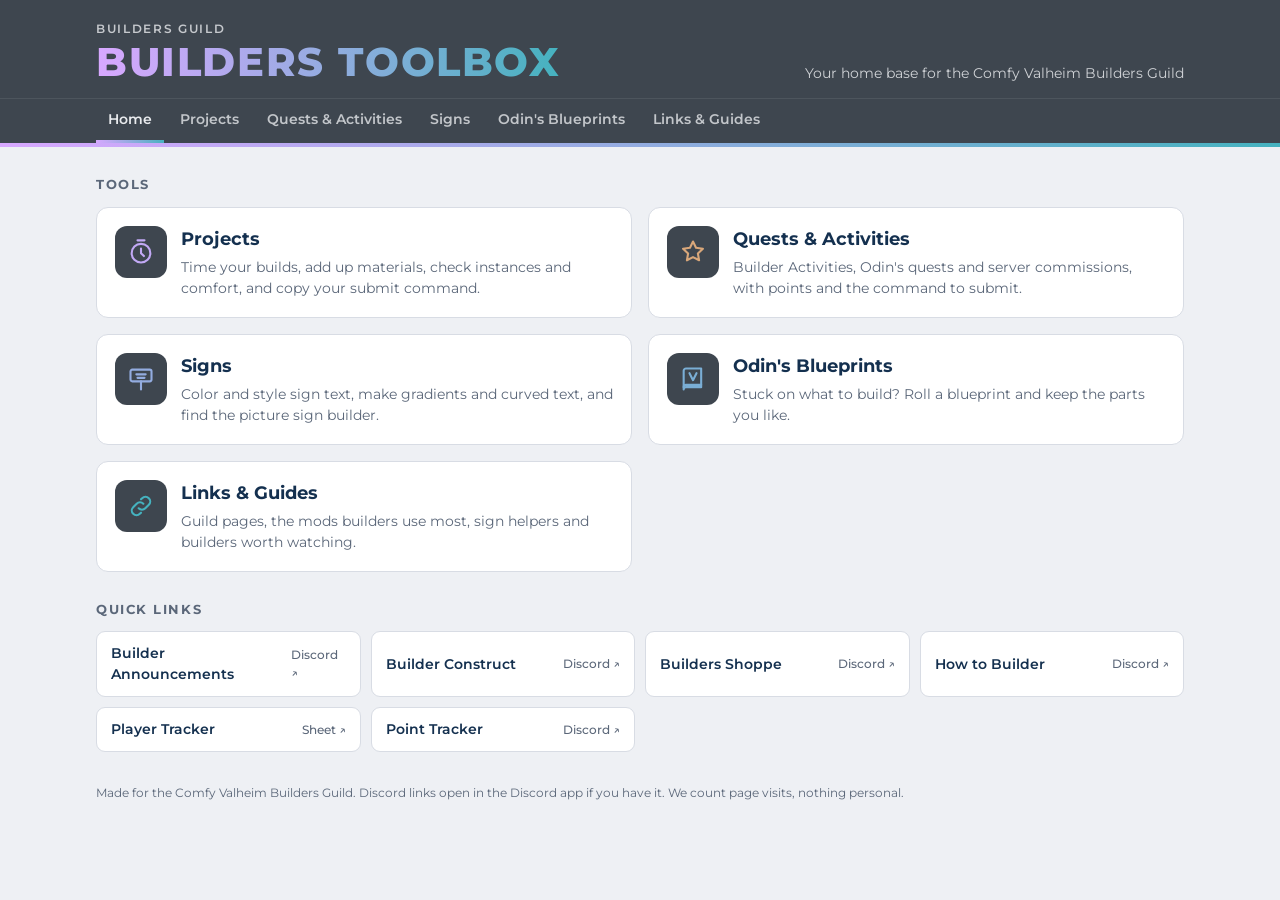
<file: index.html>
<!DOCTYPE html>
<html lang="en">
<head>
<meta charset="utf-8">
<meta name="viewport" content="width=device-width, initial-scale=1, viewport-fit=cover">
<meta name="robots" content="noindex">
<title>Builders Toolbox</title>
<link rel="preconnect" href="https://fonts.googleapis.com">
<link rel="stylesheet" href="https://fonts.googleapis.com/css2?family=Montserrat:wght@400;500;600;700;800&family=Roboto+Mono:wght@500;600&display=swap">
<link rel="stylesheet" href="style.css">
<script src="timer-badge.js" defer></script>
<style>
main.wrap { padding-block: 28px 24px; display: grid; gap: 28px; }
.tools { display: grid; grid-template-columns: repeat(2, minmax(0, 1fr)); gap: 16px; }
@media (max-width: 700px) { .tools { grid-template-columns: minmax(0, 1fr); } }
a.tool { display: grid; grid-template-columns: 52px minmax(0, 1fr); gap: 14px; align-items: start; text-decoration: none; color: var(--ink);
  background: var(--card); border: 1px solid var(--line); border-radius: 12px; padding: 18px; transition: border-color .15s, transform .15s; }
a.tool:hover { border-color: var(--teal); transform: translateY(-1px); }
a.tool.off { pointer-events: none; }
a.tool.off .ico { filter: grayscale(.6); opacity: .7; }
.ico { width: 52px; height: 52px; border-radius: 12px; display: grid; place-items: center; background: var(--band); }
.ico svg { width: 28px; height: 28px; }
.tool h3 { margin: 0 0 4px; font-size: 18px; display: flex; flex-wrap: wrap; align-items: center; gap: 8px; }
.tool p { margin: 0; color: var(--soft); font-size: 14px; }
.quick { display: grid; grid-template-columns: repeat(auto-fill, minmax(240px, 1fr)); gap: 10px; }
.quick a { display: flex; align-items: center; justify-content: space-between; gap: 8px; padding: 11px 14px; border-radius: 9px; background: var(--card);
  border: 1px solid var(--line); text-decoration: none; color: var(--ink); font-weight: 600; font-size: 14px; }
.quick a:hover { border-color: var(--teal); }
.quick a span { color: var(--soft); font-weight: 500; font-size: 12px; }
.lead { margin: 0; color: var(--soft); max-width: 60ch; }
</style>
<script data-goatcounter="https://comfy-builders-guild.goatcounter.com/count" async src="https://gc.zgo.at/count.js"></script>
</head>
<body>
<header class="band">
  <div class="wrap">
    <div>
      <p class="eyebrow">Builders Guild</p>
      <h1>BUILDERS TOOLBOX</h1>
    </div>
    <p class="tagline">Your home base for the Comfy Valheim Builders Guild</p>
  </div>
  <nav class="tabs" aria-label="Toolbox"><div class="wrap">
    <a href="index.html" aria-current="page">Home</a>
    <a href="projects.html">Projects</a>
    <a href="quests.html">Quests &amp; Activities</a>
    <a href="signs.html">Signs</a>
    <a href="blueprints.html">Odin's Blueprints</a>
    <a href="links.html">Links &amp; Guides</a>
  </div></nav>
  <div class="stripe"></div>
</header>

<main class="wrap">
  <section aria-labelledby="tools-h">
    <h2 id="tools-h">Tools</h2>
    <div class="tools">
      <a class="tool" href="projects.html">
        <div class="ico" aria-hidden="true"><svg viewBox="0 0 24 24" fill="none" stroke="#c2a9f5" stroke-width="1.8" stroke-linecap="round" stroke-linejoin="round"><circle cx="12" cy="13" r="8"/><path d="M12 9v4l2.5 2.5M9 2h6"/></svg></div>
        <div><h3>Projects</h3><p>Time your builds, add up materials, check instances and comfort, and copy your submit command.</p></div>
      </a>
      <a class="tool" href="quests.html">
        <div class="ico" aria-hidden="true"><svg viewBox="0 0 24 24" fill="none" stroke="#d9a77a" stroke-width="1.8" stroke-linecap="round" stroke-linejoin="round"><path d="M12 3l2.6 5.3 5.9.9-4.3 4.1 1 5.8L12 16.4 6.8 19.1l1-5.8L3.5 9.2l5.9-.9z"/></svg></div>
        <div><h3>Quests &amp; Activities</h3><p>Builder Activities, Odin's quests and server commissions, with points and the command to submit.</p></div>
      </a>
      <a class="tool" href="signs.html">
        <div class="ico" aria-hidden="true"><svg viewBox="0 0 24 24" fill="none" stroke="#93ace0" stroke-width="1.8" stroke-linecap="round" stroke-linejoin="round"><rect x="3" y="4" width="18" height="10" rx="1.5"/><path d="M12 14v7M8 8h8M9 11h6"/></svg></div>
        <div><h3>Signs</h3><p>Color and style sign text, make gradients and curved text, and find the picture sign builder.</p></div>
      </a>
      <a class="tool" href="blueprints.html">
        <div class="ico" aria-hidden="true"><svg viewBox="0 0 24 24" fill="none" stroke="#7aaed5" stroke-width="1.8" stroke-linecap="round" stroke-linejoin="round"><path d="M4 5a2 2 0 0 1 2-2h13v16H6a2 2 0 0 0-2 2V5z"/><path d="M4 19a2 2 0 0 1 2-2h13M9 7l3 6 3-6"/></svg></div>
        <div><h3>Odin's Blueprints</h3><p>Stuck on what to build? Roll a blueprint and keep the parts you like.</p></div>
      </a>
      <a class="tool" href="links.html">
        <div class="ico" aria-hidden="true"><svg viewBox="0 0 24 24" fill="none" stroke="#45b2bf" stroke-width="1.8" stroke-linecap="round" stroke-linejoin="round"><path d="M10 14a4 4 0 0 0 5.7 0l3-3a4 4 0 0 0-5.7-5.7l-1 1"/><path d="M14 10a4 4 0 0 0-5.7 0l-3 3a4 4 0 0 0 5.7 5.7l1-1"/></svg></div>
        <div><h3>Links &amp; Guides</h3><p>Guild pages, the mods builders use most, sign helpers and builders worth watching.</p></div>
      </a>
    </div>
  </section>

  <section aria-labelledby="quick-h">
    <h2 id="quick-h">Quick links</h2>
    <div class="quick">
      <a href="https://comfy-builders-guild.github.io/go/?to=channels/820120530107367435/1174390446596837467" target="_blank" rel="noopener">Builder Announcements <span>Discord ↗</span></a>
      <a href="https://comfy-builders-guild.github.io/go/?to=channels/820120530107367435/820123964185116672" target="_blank" rel="noopener">Builder Construct <span>Discord ↗</span></a>
      <a href="https://comfy-builders-guild.github.io/go/?to=channels/820120530107367435/1200934519495213267" target="_blank" rel="noopener">Builders Shoppe <span>Discord ↗</span></a>
      <a href="https://comfy-builders-guild.github.io/go/?to=channels/820120530107367435/1339637621328183306/1438662067396546621" target="_blank" rel="noopener">How to Builder <span>Discord ↗</span></a>
      <a href="https://docs.google.com/spreadsheets/d/1QBBcRE2W4FhwTEPaIvACZ0klQdcpSlZgkE4eSPdus3U/edit?gid=1430972895#gid=1430972895" target="_blank" rel="noopener">Player Tracker <span>Sheet ↗</span></a>
      <a href="https://comfy-builders-guild.github.io/go/?to=channels/820120530107367435/1339637890820608011" target="_blank" rel="noopener">Point Tracker <span>Discord ↗</span></a>
    </div>
  </section>
</main>
<footer class="wrap site">Made for the Comfy Valheim Builders Guild. Discord links open in the Discord app if you have it. We count page visits, nothing personal.</footer>
</body>
</html>
</file>
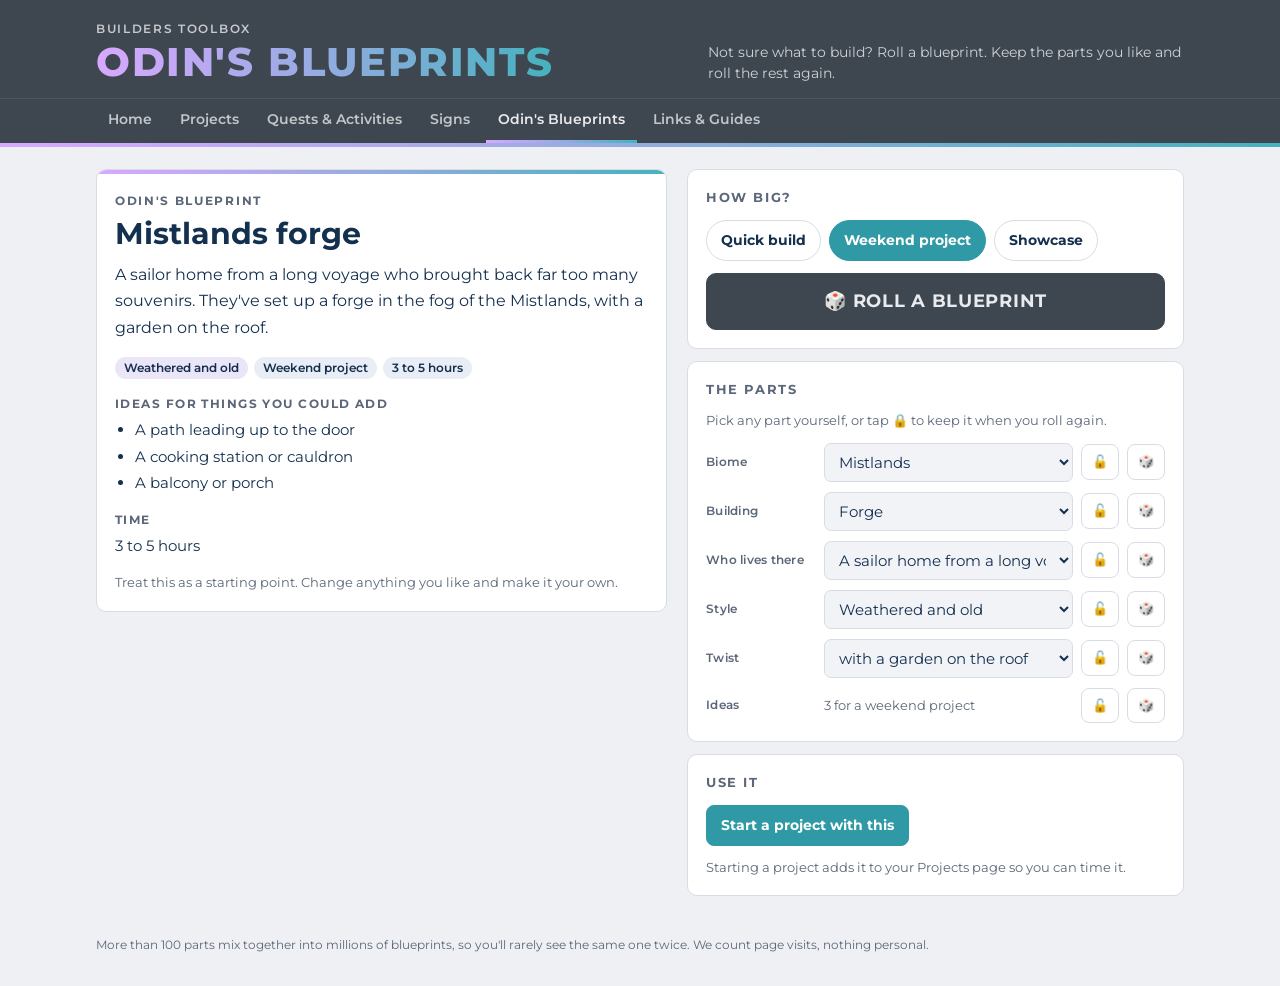
<file: blueprints.html>
<!DOCTYPE html>
<html lang="en">
<head>
<meta charset="utf-8">
<meta name="viewport" content="width=device-width, initial-scale=1, viewport-fit=cover">
<meta name="robots" content="noindex">
<title>Odin's Blueprints · Builders Toolbox</title>
<link rel="preconnect" href="https://fonts.googleapis.com">
<link rel="stylesheet" href="https://fonts.googleapis.com/css2?family=Montserrat:wght@400;500;600;700;800&family=Roboto+Mono:wght@500;600&display=swap">
<link rel="stylesheet" href="style.css">
<script src="timer-badge.js" defer></script>
<style>
/* Layout: the blueprint card (the brief) on the left, the parts you can lock and reroll on the right; stacks on phones */
main.wrap { padding-block: 22px 32px; display: grid; grid-template-columns: minmax(0, 1.15fr) minmax(0, 1fr); gap: 20px; align-items: start; }
@media (max-width: 860px) { main.wrap { grid-template-columns: minmax(0, 1fr); } }
.sizes { display: flex; flex-wrap: wrap; gap: 8px; }
.sizes button { border-radius: 999px; }
.sizes button[aria-pressed="true"] { background: var(--teal); border-color: var(--teal); color: #fff; }
.roll { width: 100%; font-size: 18px; padding: 14px; border-radius: 10px; letter-spacing: .04em; background: var(--band); border-color: var(--band); color: var(--band-ink); }
.roll:hover { border-color: var(--teal); }
.parts { display: grid; gap: 10px; }
.part { display: grid; grid-template-columns: 110px minmax(0, 1fr) auto auto; gap: 8px; align-items: center; }
@media (max-width: 480px) { .part { grid-template-columns: minmax(0, 1fr) auto auto; } .part label { grid-column: 1 / -1; margin: 0; } }
.part label { margin: 0; }
.part select { padding: 8px 10px; }
.part button { padding: 7px 10px; font-size: 13px; }
.part button[aria-pressed="true"] { background: color-mix(in srgb, var(--violet) 22%, var(--card)); border-color: var(--violet); }
.brief { position: relative; overflow: hidden; }
.brief::before { content: ""; position: absolute; inset: 0 0 auto 0; height: 4px; background: var(--frost); }
.brief .kicker { font-size: 12px; font-weight: 700; letter-spacing: .14em; text-transform: uppercase; color: var(--soft); margin: 4px 0 6px; }
.brief h2.bt { margin: 0 0 10px; font-size: clamp(22px, 3.4vw, 30px); letter-spacing: 0; text-transform: none; color: var(--ink); line-height: 1.2; }
.brief .story { font-size: 16px; line-height: 1.65; margin: 0 0 16px; max-width: 62ch; }
.brief h3 { margin: 16px 0 6px; font-size: 12px; font-weight: 700; letter-spacing: .12em; text-transform: uppercase; color: var(--soft); }
.brief ul { margin: 0; padding-left: 20px; display: grid; gap: 4px; }
.meta { display: flex; flex-wrap: wrap; gap: 6px; }
.fade { animation: fadein .35s ease; }
@keyframes fadein { from { opacity: .2; transform: translateY(3px); } to { opacity: 1; transform: none; } }
</style>
<script data-goatcounter="https://comfy-builders-guild.goatcounter.com/count" async src="https://gc.zgo.at/count.js"></script>
</head>
<body>
<header class="band">
  <div class="wrap">
    <div>
      <p class="eyebrow">Builders Toolbox</p>
      <h1>ODIN'S BLUEPRINTS</h1>
    </div>
    <p class="tagline">Not sure what to build? Roll a blueprint. Keep the parts you like and roll the rest again.</p>
  </div>
  <nav class="tabs" aria-label="Toolbox"><div class="wrap">
    <a href="index.html">Home</a>
    <a href="projects.html">Projects</a>
    <a href="quests.html">Quests &amp; Activities</a>
    <a href="signs.html">Signs</a>
    <a href="blueprints.html" aria-current="page">Odin's Blueprints</a>
    <a href="links.html">Links &amp; Guides</a>
  </div></nav>
  <div class="stripe"></div>
</header>

<main class="wrap">
  <article class="card brief" id="brief" aria-live="polite"></article>

  <div class="fields">
    <section class="card fields">
      <h2 style="margin:0">How big?</h2>
      <div class="sizes" id="sizes" role="group" aria-label="Build size">
        <button type="button" data-size="quick">Quick build</button>
        <button type="button" data-size="weekend">Weekend project</button>
        <button type="button" data-size="showcase">Showcase</button>
      </div>
      <button type="button" class="roll" id="roll">🎲 ROLL A BLUEPRINT</button>
    </section>
    <section class="card fields">
      <h2 style="margin:0">The parts</h2>
      <p class="small muted" style="margin:0">Pick any part yourself, or tap 🔒 to keep it when you roll again.</p>
      <div class="parts" id="parts"></div>
    </section>
    <section class="card fields">
      <h2 style="margin:0">Use it</h2>
      <div class="btns">
        <button type="button" class="primary" id="toproj">Start a project with this</button>
      </div>
      <p class="small muted" style="margin:0">Starting a project adds it to your Projects page so you can time it.</p>
    </section>
  </div>
</main>
<footer class="wrap site">More than 100 parts mix together into millions of blueprints, so you'll rarely see the same one twice. We count page visits, nothing personal.</footer>
<div id="toast" class="toast" hidden role="status"></div>

<script>
(function () {
  // ================= EDIT THIS PART =================
  // Biomes: [name, where it sits in the story]
  var BIOMES = [
    ['Ashlands', 'on the scorched edge of the Ashlands'], ['Black Forest', 'deep in the Black Forest'],
    ['Deep North', 'out in the frozen Deep North'], ['Meadows', 'in the quiet Meadows'],
    ['Mistlands', 'in the fog of the Mistlands'], ['Mountains', 'high in the Mountains'],
    ['Ocean', 'on a rocky spot out in the Ocean'], ['Plains', 'out on the open Plains'], ['Swamp', 'in the murky Swamp']
  ];
  // Buildings: [name, with "a/an" for the story]
  var BUILDINGS = [
    ['Apothecary', 'an apothecary'], ['Archery range', 'an archery range'], ['Bakery', 'a bakery'], ['Bathhouse', 'a bathhouse'],
    ['Bell tower', 'a bell tower'], ['Boathouse', 'a boathouse'], ['Brewery', 'a brewery'], ['Carpenter\'s workshop', 'a carpenter\'s workshop'],
    ['Cartographer\'s study', 'a cartographer\'s study'], ['Fishing shack', 'a fishing shack'], ['Forge', 'a forge'], ['Gatehouse', 'a gatehouse'],
    ['Granary', 'a granary'], ['Guard post', 'a guard post'], ['Healer\'s hut', 'a healer\'s hut'], ['Hunting lodge', 'a hunting lodge'],
    ['Inn', 'an inn'], ['Library', 'a library'], ['Lighthouse', 'a lighthouse'], ['Market row', 'a row of market stalls'],
    ['Mead hall', 'a mead hall'], ['Mill', 'a mill'], ['Observatory', 'an observatory'], ['Pottery workshop', 'a pottery workshop'],
    ['Shipwright\'s yard', 'a shipwright\'s yard'], ['Shrine to Odin', 'a shrine to Odin'], ['Stable', 'a stable'], ['Tailor\'s shop', 'a tailor\'s shop'],
    ['Tavern', 'a tavern'], ['Trading post', 'a trading post'], ['Treehouse', 'a treehouse'], ['Watchtower', 'a watchtower'], ['Weaver\'s cottage', 'a weaver\'s cottage']
  ];
  // Who lives there: [name, the rest of the sentence]
  var WHO = [
    ['A bard', 'who needs a stage, an audience and a lot of mead'],
    ['A beekeeper', 'who talks to the bees more than to the neighbors'],
    ['A brewer', 'who is still chasing the perfect mead'],
    ['A clumsy apprentice builder', 'who is learning everything the hard way'],
    ['A collector of trophies', 'who has a story for every single one on the wall'],
    ['A cook', 'who feeds half the village and expects compliments'],
    ['A dvergr trader', 'who wandered far from home and decided to stay a while'],
    ['A family of farmers', 'who just made it through their first hard winter'],
    ['A grumpy blacksmith', 'who hates visitors but loves showing off their work'],
    ['A healer', 'who patches up every Viking who limps through the door'],
    ['A hermit mapmaker', 'who trusts maps more than people'],
    ['A jarl with deep pockets', 'who wants everyone to know just how deep'],
    ['A night watch captain', 'who never quite sleeps'],
    ['A pair of feuding siblings', 'who share one roof and agree on nothing'],
    ['A ranger', 'who spends more nights in the woods than in a bed'],
    ['A retired berserker', 'who traded the axe for a garden and wants somewhere quiet to grow old'],
    ['A sailor home from a long voyage', 'who brought back far too many souvenirs'],
    ['A scholar of runestones', 'who copies down every rune they can find'],
    ['A stargazer', 'who stays up every clear night'],
    ['A tailor', 'who dyes everything in bright colors'],
    ['A traveling merchant', 'who is tired of the road and wants to settle for a season'],
    ['A wolf tamer', 'whose pack sleeps by the fire'],
    ['An old fisherman', 'who swears the best catch is always just past the next wave'],
    ['Two best friends', 'who split everything right down the middle'],
    ['A young shipwright', 'who dreams bigger than their skills (for now)']
  ];
  var STYLES = ['Classic Viking', 'Cozy cottage', 'Dvergr inspired', 'Elegant and grand', 'Fortified', 'Overgrown and abandoned',
    'Rustic and patched together', 'Stone and marble', 'Storybook', 'Weathered and old'];
  var TWISTS = [
    'built into the side of a cliff', 'half sunk into a hillside', 'raised up on stilts', 'on a tiny island of its own', 'wrapped around a huge tree',
    'built across a stream', 'on top of an old ruin', 'mostly underground', 'added onto again and again over the years',
    'with a hidden room nobody is supposed to find', 'with a garden on the roof', 'that you can only reach by a bridge',
    'squeezed between two big rocks', 'built in a circle with no straight walls', 'lit only by candles and firelight',
    'with one wall left wide open to the view', 'with a lookout higher than anything nearby', 'still being repaired after a troll attack',
    'decorated for a festival', 'right at the water\'s edge'
  ];
  var MUST = [
    'A fire with somewhere for the smoke to go', 'At least one bed', 'A place to sit down and eat', 'A work area that fits the building',
    'Storage that looks used (barrels, crates, shelves)', 'Lighting that looks good after dark', 'A path leading up to the door',
    'A garden or planters', 'Something hanging from the ceiling', 'A banner or flag', 'Something on display on an item stand',
    'A window with a view worth looking at', 'At least two floors', 'A balcony or porch', 'A fence or wall around part of it',
    'A spot to park a boat or cart', 'A sign of the owner\'s favorite hobby', 'Something broken or unfinished', 'A secret or hidden detail',
    'A rug or two', 'A roof with more than one level', 'A floor plan that isn\'t a plain rectangle', 'At least three different building materials',
    'A trophy on the wall', 'A cooking station or cauldron', 'A place for visitors to wait'
  ];
  var SIZES = {
    quick: { label: 'Quick build', time: '1 to 2 hours', musts: 2 },
    weekend: { label: 'Weekend project', time: '3 to 5 hours', musts: 3 },
    showcase: { label: 'Showcase', time: '5 hours or more (big enough to count as a Showcase Build)', musts: 4 }
  };
  var VERBS = ['They\'ve set up', 'They\'re putting up', 'They\'ve claimed', 'They\'ve started on'];
  var KEY = 'buildersBuildTimer.v1';   // the Projects page's saved data (for "Start a project with this")
  // ==================================================

  var $ = function (id) { return document.getElementById(id); };
  var az = function (a, b) { return String(a).localeCompare(String(b), undefined, { numeric: true, sensitivity: 'base' }); };
  function esc(t) { return String(t == null ? '' : t).replace(/[&<>"']/g, function (c) { return { '&': '&amp;', '<': '&lt;', '>': '&gt;', '"': '&quot;', "'": '&#39;' }[c]; }); }
  function pick(list) { return list[Math.floor(Math.random() * list.length)]; }
  function pickN(list, n) { var a = list.slice(), out = []; while (out.length < n && a.length) out.push(a.splice(Math.floor(Math.random() * a.length), 1)[0]); return out; }
  var tt; function toast(m) { var el = $('toast'); el.textContent = m; el.hidden = false; clearTimeout(tt); tt = setTimeout(function () { el.hidden = true; }, 2600); }
  function copy(text, done) {
    var fb = function () { var ta = document.createElement('textarea'); ta.value = text; ta.style.position = 'fixed'; ta.style.opacity = '0'; document.body.appendChild(ta); ta.select(); var ok = false; try { ok = document.execCommand('copy'); } catch (e) {} ta.remove(); toast(ok ? done : 'Select the text and copy it by hand.'); };
    try { navigator.clipboard.writeText(text).then(function () { toast(done); }, fb); } catch (e) { fb(); }
  }
  function store(k, v) { try { if (v === undefined) return JSON.parse(localStorage.getItem('buildersToolbox.blueprints') || '{}')[k]; var o = JSON.parse(localStorage.getItem('buildersToolbox.blueprints') || '{}'); o[k] = v; localStorage.setItem('buildersToolbox.blueprints', JSON.stringify(o)); } catch (e) {} return undefined; }

  // The parts (each can be picked by hand, locked, or rolled)
  var PARTS = [
    { k: 'biome', label: 'Biome', list: BIOMES.map(function (b) { return b[0]; }) },
    { k: 'building', label: 'Building', list: BUILDINGS.map(function (b) { return b[0]; }) },
    { k: 'who', label: 'Who lives there', list: WHO.map(function (w) { return w[0]; }) },
    { k: 'style', label: 'Style', list: STYLES },
    { k: 'twist', label: 'Twist', list: TWISTS }
  ];
  PARTS.forEach(function (p) { p.list = p.list.slice().sort(az); });   // dropdowns show A to Z
  var B = store('bp') || {}, locks = store('locks') || {}, size = store('size') || 'weekend';

  function roll(only) {
    PARTS.forEach(function (p) { if ((only ? p.k === only : !locks[p.k]) || !B[p.k]) B[p.k] = pick(p.list); });
    if (!only || only === 'musts' || !B.musts) { if (!locks.musts || !B.musts || only === 'musts') B.musts = pickN(MUST, 6); }
    B.verb = only ? (B.verb || pick(VERBS)) : pick(VERBS);
    store('bp', B); draw(true);
  }
  function find(list, name) { return list.find(function (x) { return x[0] === name; }) || [name, name]; }
  function title() { return B.biome + ' ' + B.building.toLowerCase(); }
  function story() {
    var w = find(WHO, B.who), bd = find(BUILDINGS, B.building), bi = find(BIOMES, B.biome);
    return w[0] + ' ' + w[1] + '. ' + B.verb + ' ' + bd[1] + ' ' + bi[1] + ', ' + B.twist + '.';
  }
  function musts() { return (B.musts || []).slice(0, SIZES[size].musts); }

  function draw(anim) {
    var S = SIZES[size];
    $('brief').innerHTML = '<div' + (anim ? ' class="fade"' : '') + '>' +
      '<p class="kicker">Odin\'s Blueprint</p><h2 class="bt">' + esc(title()) + '</h2>' +
      '<p class="story">' + esc(story()) + '</p>' +
      '<div class="meta"><span class="chip type">' + esc(B.style) + '</span><span class="chip">' + esc(S.label) + '</span><span class="chip">' + esc(S.time.split(' (')[0]) + '</span></div>' +
      '<h3>Ideas for things you could add</h3><ul>' + musts().map(function (m) { return '<li>' + esc(m) + '</li>'; }).join('') + '</ul>' +
      '<h3>Time</h3><p style="margin:0">' + esc(S.time) + '</p>' +
      '<p class="small muted" style="margin:16px 0 0">Treat this as a starting point. Change anything you like and make it your own.</p></div>';
    $('parts').innerHTML = PARTS.map(function (p) {
      return '<div class="part"><label for="p-' + p.k + '">' + esc(p.label) + '</label><select id="p-' + p.k + '" data-k="' + p.k + '">' +
        p.list.map(function (o) { return '<option' + (o === B[p.k] ? ' selected' : '') + '>' + esc(o) + '</option>'; }).join('') + '</select>' +
        '<button type="button" data-lock="' + p.k + '" aria-pressed="' + !!locks[p.k] + '" aria-label="Keep ' + esc(p.label) + '">' + (locks[p.k] ? '🔒' : '🔓') + '</button>' +
        '<button type="button" data-one="' + p.k + '" aria-label="Roll ' + esc(p.label) + ' again">🎲</button></div>';
    }).join('') +
      '<div class="part"><label>Ideas</label><span class="small muted">' + S.musts + ' for a ' + esc(S.label.toLowerCase()) + '</span>' +
      '<button type="button" data-lock="musts" aria-pressed="' + !!locks.musts + '" aria-label="Keep ideas">' + (locks.musts ? '🔒' : '🔓') + '</button>' +
      '<button type="button" data-one="musts" aria-label="Roll ideas again">🎲</button></div>';
    document.querySelectorAll('#sizes button').forEach(function (b) { b.setAttribute('aria-pressed', b.dataset.size === size ? 'true' : 'false'); });
  }

  $('roll').addEventListener('click', function () { roll(); });
  $('sizes').addEventListener('click', function (e) { var b = e.target.closest('button'); if (!b) return; size = b.dataset.size; store('size', size); draw(true); });
  $('parts').addEventListener('change', function (e) { var k = e.target.dataset.k; if (!k) return; B[k] = e.target.value; store('bp', B); draw(true); });
  $('parts').addEventListener('click', function (e) {
    var b = e.target.closest('button'); if (!b) return;
    if (b.dataset.lock) { locks[b.dataset.lock] = !locks[b.dataset.lock]; store('locks', locks); draw(); }
    if (b.dataset.one) roll(b.dataset.one);
  });
  $('toproj').addEventListener('click', function () {
    var d; try { d = JSON.parse(localStorage.getItem(KEY) || 'null'); } catch (e) { d = null; }
    d = d && d.projects ? d : { projects: [], sessions: [], running: null };
    var id = Date.now().toString(36) + Math.random().toString(36).slice(2, 7);
    d.projects.push({ id: id, name: title().charAt(0).toUpperCase() + title().slice(1), type: size === 'showcase' ? 'Showcase Build' : 'Other', fields: {}, created: Date.now(),
      brief: { story: story(), style: B.style, musts: musts() } });
    try { localStorage.setItem(KEY, JSON.stringify(d)); localStorage.setItem(KEY + '.sel', id); } catch (e) { toast('Could not save. Is this a private window?'); return; }
    location.href = 'projects.html';
  });

  if (!B.biome) roll(); else draw();
})();
</script>
</body>
</html>
</file>
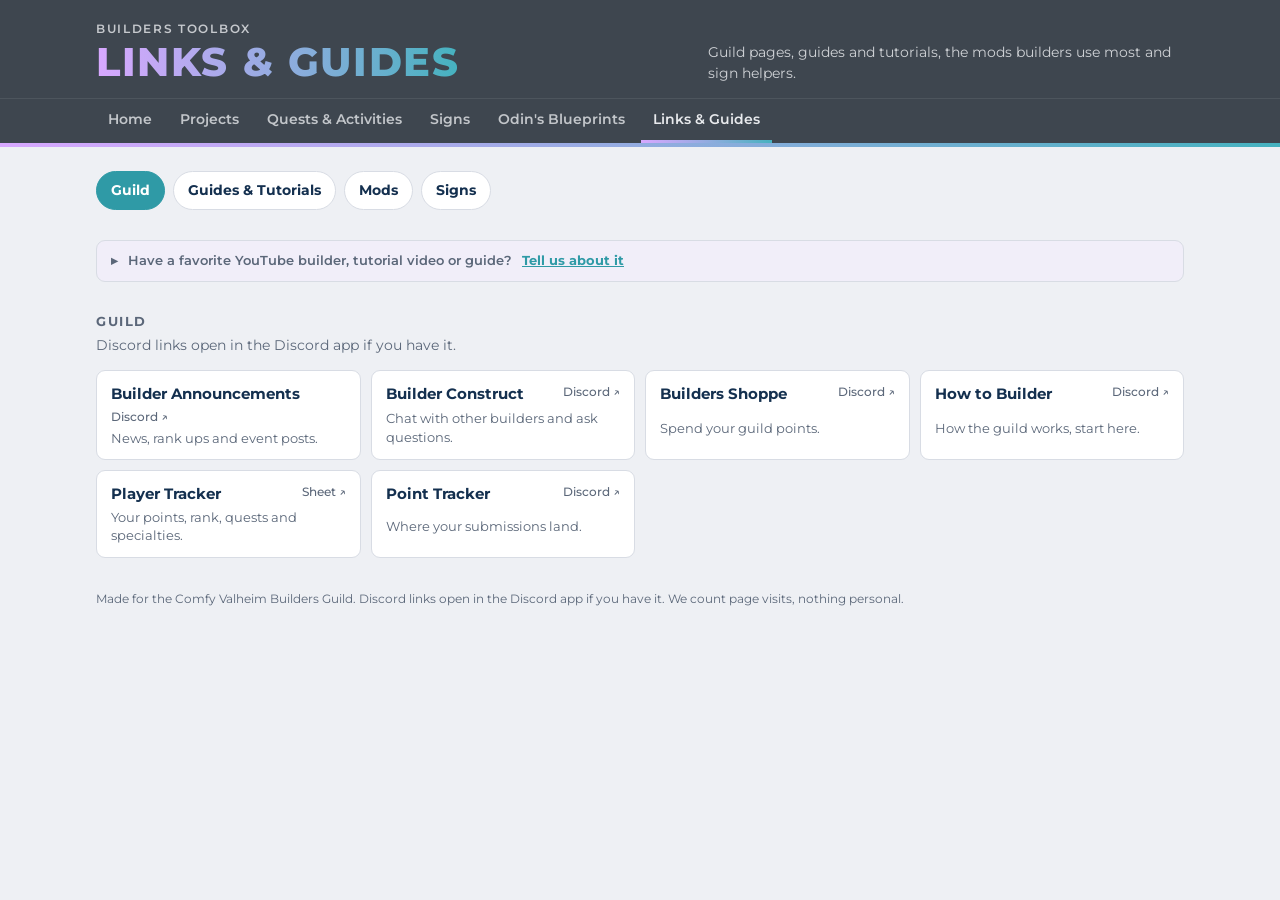
<file: links.html>
<!DOCTYPE html>
<html lang="en">
<head>
<meta charset="utf-8">
<meta name="viewport" content="width=device-width, initial-scale=1, viewport-fit=cover">
<meta name="robots" content="noindex">
<title>Links &amp; Guides</title>
<link rel="preconnect" href="https://fonts.googleapis.com">
<link rel="stylesheet" href="https://fonts.googleapis.com/css2?family=Montserrat:wght@400;500;600;700;800&family=Roboto+Mono:wght@500;600&display=swap">
<link rel="stylesheet" href="style.css">
<script src="timer-badge.js" defer></script>
<style>
main.wrap { padding-block: 24px 24px; display: grid; gap: 30px; }
.jump { display: flex; flex-wrap: wrap; gap: 8px; }
.jump a { text-decoration: none; font-weight: 700; font-size: 14px; color: var(--ink); padding: 8px 14px; border-radius: 999px; border: 1px solid var(--line); background: var(--card); }
.jump a:hover, .mchips button:hover { border-color: var(--teal); }
.jump a[aria-current="true"] { background: var(--teal); border-color: var(--teal); color: #fff; }
.mchips { display: flex; flex-wrap: wrap; gap: 6px; margin: 4px 0 10px; }
.mchips button { font-size: 13px; padding: 6px 12px; border-radius: 999px; }
.mchips button[aria-pressed="true"] { background: color-mix(in srgb, var(--teal) 20%, var(--card)); border-color: var(--teal); }
[hidden] { display: none !important; }
.grid.chans { grid-template-columns: repeat(auto-fill, minmax(165px, 1fr)); gap: 8px; }
.grid.chans a.lk { padding: 10px 12px; }
.grid.chans a.lk b { font-size: 14px; }
.grid.chans a.lk b span { display: none; }
a.vid { grid-template-columns: 112px minmax(0, 1fr); align-items: center; gap: 12px; padding: 8px 14px 8px 8px; }
a.vid img { width: 112px; aspect-ratio: 16/9; object-fit: cover; display: block; border-radius: 6px; background: var(--code); }
.suggest { background: color-mix(in srgb, var(--violet) 12%, var(--card)); border: 1px solid var(--line); border-radius: 9px; font-size: 14px; }
.suggest summary { cursor: pointer; padding: 10px 14px; list-style: none; display: flex; flex-wrap: wrap; gap: 4px 10px; align-items: center; }
.suggest summary::-webkit-details-marker { display: none; }
.suggest summary span { color: var(--teal); font-weight: 700; text-decoration: underline; }
.suggest[open] summary span { text-decoration: none; }
.sform { display: grid; gap: 12px; padding: 4px 14px 14px; max-width: 640px; }
.sform textarea { font-family: inherit; font-size: 15px; min-height: 70px; }
.sform .req { color: var(--violet); }
.sform .row { display: flex; flex-wrap: wrap; gap: 10px; align-items: center; }
.sform .msg { font-size: 14px; font-weight: 600; margin: 0; }
.sform .msg.bad { color: #c0504d; }
section > h2 { margin: 0 0 4px; }
section > p.lead { margin: 0 0 14px; color: var(--soft); max-width: 62ch; font-size: 14px; }
h3.group { margin: 18px 0 8px; font-size: 13px; letter-spacing: .1em; text-transform: uppercase; color: var(--soft); }
.grid { display: grid; grid-template-columns: repeat(auto-fill, minmax(260px, 1fr)); gap: 10px; }
a.lk { display: grid; gap: 3px; padding: 12px 14px; border-radius: 9px; background: var(--card); border: 1px solid var(--line); text-decoration: none; color: var(--ink); min-width: 0; }
a.lk:hover { border-color: var(--teal); }
a.lk b { font-weight: 700; font-size: 15px; display: flex; flex-wrap: wrap; justify-content: space-between; gap: 2px 8px; overflow-wrap: anywhere; }
a.lk b span { color: var(--soft); font-weight: 500; font-size: 12px; white-space: nowrap; }
a.lk small { color: var(--soft); font-size: 13px; line-height: 1.4; }
a.lk em { font-style: normal; font-size: 12px; color: var(--violet); font-weight: 600; }
.note { background: var(--code); border: 1px solid var(--line); border-radius: 9px; padding: 12px 14px; font-size: 14px; color: var(--soft); margin: 0 0 6px; }
.note b { color: var(--ink); }
</style>
<script data-goatcounter="https://comfy-builders-guild.goatcounter.com/count" async src="https://gc.zgo.at/count.js"></script>
</head>
<body>
<header class="band">
  <div class="wrap">
    <div>
      <p class="eyebrow">Builders Toolbox</p>
      <h1>LINKS &amp; GUIDES</h1>
    </div>
    <p class="tagline">Guild pages, guides and tutorials, the mods builders use most and sign helpers.</p>
  </div>
  <nav class="tabs" aria-label="Toolbox"><div class="wrap">
    <a href="index.html">Home</a>
    <a href="projects.html">Projects</a>
    <a href="quests.html">Quests &amp; Activities</a>
    <a href="signs.html">Signs</a>
    <a href="blueprints.html">Odin's Blueprints</a>
    <a href="links.html" aria-current="page">Links &amp; Guides</a>
  </div></nav>
  <div class="stripe"></div>
</header>

<main class="wrap">
  <nav class="jump" aria-label="Link sections">
    <a href="#guild" data-tab="guild">Guild</a>
    <a href="#guides" data-tab="guides">Guides &amp; Tutorials</a>
    <a href="#mods" data-tab="mods">Mods</a>
    <a href="#signs" data-tab="signs">Signs</a>
  </nav>
  <details class="suggest" id="suggest">
    <summary>Have a favorite YouTube builder, tutorial video or guide? <span>Tell us about it</span></summary>
    <form class="sform" id="sform" novalidate>
      <div class="field"><label for="f-type">What are you sharing? <span class="req">*</span></label>
        <select id="f-type" required>
          <option value="">Pick one</option>
          <option>Guide or website</option>
          <option>Tutorial video</option>
          <option>YouTube builder</option>
          <option>Other</option>
        </select></div>
      <div class="field" id="f-other-wrap" hidden><label for="f-other">If you selected 'Other,' tell us what category it falls under.</label><input id="f-other" type="text" maxlength="200"></div>
      <div class="field"><label for="f-link">Link <span class="req">*</span></label><input id="f-link" type="url" inputmode="url" placeholder="https://" maxlength="500"></div>
      <div class="field"><label for="f-name">Name of the creator, video or guide.</label><input id="f-name" type="text" maxlength="200"></div>
      <div class="field"><label for="f-love">What do you love about it?</label><textarea id="f-love" maxlength="2000"></textarea></div>
      <div class="field"><label for="f-discord">Your Discord name (optional)</label><input id="f-discord" type="text" maxlength="100"></div>
      <div class="row"><button type="submit" class="primary" id="f-send">Send</button><p class="msg" id="f-msg" role="status"></p></div>
    </form>
  </details>

  <section class="panel" hidden id="guild" aria-labelledby="guild-h">
    <h2 id="guild-h">Guild</h2>
    <p class="lead">Discord links open in the Discord app if you have it.</p>
    <div class="grid">
      <a class="lk" href="https://comfy-builders-guild.github.io/go/?to=channels/820120530107367435/1174390446596837467" target="_blank" rel="noopener"><b>Builder Announcements <span>Discord ↗</span></b><small>News, rank ups and event posts.</small></a>
      <a class="lk" href="https://comfy-builders-guild.github.io/go/?to=channels/820120530107367435/820123964185116672" target="_blank" rel="noopener"><b>Builder Construct <span>Discord ↗</span></b><small>Chat with other builders and ask questions.</small></a>
      <a class="lk" href="https://comfy-builders-guild.github.io/go/?to=channels/820120530107367435/1200934519495213267" target="_blank" rel="noopener"><b>Builders Shoppe <span>Discord ↗</span></b><small>Spend your guild points.</small></a>
      <a class="lk" href="https://comfy-builders-guild.github.io/go/?to=channels/820120530107367435/1339637621328183306/1438662067396546621" target="_blank" rel="noopener"><b>How to Builder <span>Discord ↗</span></b><small>How the guild works, start here.</small></a>
      <a class="lk" href="https://docs.google.com/spreadsheets/d/1QBBcRE2W4FhwTEPaIvACZ0klQdcpSlZgkE4eSPdus3U/edit?gid=1430972895#gid=1430972895" target="_blank" rel="noopener"><b>Player Tracker <span>Sheet ↗</span></b><small>Your points, rank, quests and specialties.</small></a>
      <a class="lk" href="https://comfy-builders-guild.github.io/go/?to=channels/820120530107367435/1339637890820608011" target="_blank" rel="noopener"><b>Point Tracker <span>Discord ↗</span></b><small>Where your submissions land.</small></a>
    </div>
  </section>

  <section class="panel" hidden id="guides" aria-labelledby="guides-h">
    <h2 id="guides-h">Guides &amp; Tutorials</h2>
    <p class="lead">Guides, how-to videos and builders worth watching, picked by the guild.</p>
    <h3 class="group">Planning your build</h3>
    <div class="grid">
      <a class="lk vid" href="https://www.youtube.com/watch?v=35BB2Uh30vc&amp;t=120s" target="_blank" rel="noopener"><img src="https://i.ytimg.com/vi/35BB2Uh30vc/hqdefault.jpg" alt="" loading="lazy" onerror="this.style.visibility='hidden'"><b>Valheim Will Never Be The Same</b></a>
      <a class="lk" href="https://www.valheimbasebuilder.com/" target="_blank" rel="noopener"><b>Valheim Base Builder <span>Site ↗</span></b><small>Plan your base in 3D before you build it. Free, works in your browser.</small></a>
    </div>
    <h3 class="group">Guides</h3>
    <div class="grid">
      <a class="lk" href="https://docs.google.com/document/d/1En0iaKCXlcJ0d1qym_eztkjX_LKLfLn_s_6hyGudJhQ/edit" target="_blank" rel="noopener"><b>Everything Signs <span>Doc ↗</span></b><small>Every sign tag explained, with examples. From Anathema.</small></a>
    </div>
    <h3 class="group">Building tips and tutorials</h3>
    <div class="grid">
      <a class="lk vid" href="https://www.youtube.com/watch?v=KfPkdYuLTFY" target="_blank" rel="noopener"><img src="https://i.ytimg.com/vi/KfPkdYuLTFY/hqdefault.jpg" alt="" loading="lazy" onerror="this.style.visibility='hidden'"><b>50+ Building Tips</b></a>
      <a class="lk vid" href="https://www.youtube.com/watch?v=zOgHtpo_Kzc" target="_blank" rel="noopener"><img src="https://i.ytimg.com/vi/zOgHtpo_Kzc/hqdefault.jpg" alt="" loading="lazy" onerror="this.style.visibility='hidden'"><b>Building a Beautiful Portal Hub</b></a>
      <a class="lk vid" href="https://www.youtube.com/watch?v=A0z1zNP8b84" target="_blank" rel="noopener"><img src="https://i.ytimg.com/vi/A0z1zNP8b84/hqdefault.jpg" alt="" loading="lazy" onerror="this.style.visibility='hidden'"><b>Chicken Coop Tutorial</b></a>
      <a class="lk vid" href="https://www.youtube.com/watch?v=RXURY1Cy_og" target="_blank" rel="noopener"><img src="https://i.ytimg.com/vi/RXURY1Cy_og/hqdefault.jpg" alt="" loading="lazy" onerror="this.style.visibility='hidden'"><b>Easy Chicken Breeder</b></a>
      <a class="lk vid" href="https://www.youtube.com/watch?v=8-Kj8ZFuoXk" target="_blank" rel="noopener"><img src="https://i.ytimg.com/vi/8-Kj8ZFuoXk/hqdefault.jpg" alt="" loading="lazy" onerror="this.style.visibility='hidden'"><b>Octagon Water Portal Hub</b></a>
      <a class="lk vid" href="https://www.youtube.com/watch?v=_vzb_J99qL0" target="_blank" rel="noopener"><img src="https://i.ytimg.com/vi/_vzb_J99qL0/hqdefault.jpg" alt="" loading="lazy" onerror="this.style.visibility='hidden'"><b>Simple Automated Chicken Farm</b></a>
    </div>
    <h3 class="group">Guild favorite YouTube streamers</h3>
    <div class="grid chans">
      <a class="lk" href="https://www.youtube.com/@CaptainCrumbs" target="_blank" rel="noopener"><b>@CaptainCrumbs <span>YouTube ↗</span></b></a>
      <a class="lk" href="https://www.youtube.com/@Chiselchip" target="_blank" rel="noopener"><b>@Chiselchip <span>YouTube ↗</span></b></a>
      <a class="lk" href="https://www.youtube.com/@Firespark81/playlists" target="_blank" rel="noopener"><b>@Firespark81 <span>YouTube ↗</span></b></a>
      <a class="lk" href="https://www.youtube.com/@JPValheim/videos" target="_blank" rel="noopener"><b>@JPValheim <span>YouTube ↗</span></b></a>
      <a class="lk" href="https://www.youtube.com/@KyleAxington" target="_blank" rel="noopener"><b>@KyleAxington <span>YouTube ↗</span></b></a>
      <a class="lk" href="https://www.youtube.com/@mythicbuilds2951" target="_blank" rel="noopener"><b>@mythicbuilds2951 <span>YouTube ↗</span></b></a>
      <a class="lk" href="https://www.youtube.com/@quicksandriggs" target="_blank" rel="noopener"><b>@quicksandriggs <span>YouTube ↗</span></b></a>
      <a class="lk" href="https://www.youtube.com/@sarah4and10" target="_blank" rel="noopener"><b>@sarah4and10 <span>YouTube ↗</span></b></a>
      <a class="lk" href="https://www.youtube.com/@smittysurvival" target="_blank" rel="noopener"><b>@smittysurvival <span>YouTube ↗</span></b></a>
      <a class="lk" href="https://www.youtube.com/@splashopain" target="_blank" rel="noopener"><b>@splashopain <span>YouTube ↗</span></b></a>
      <a class="lk" href="https://www.youtube.com/@tacogxp" target="_blank" rel="noopener"><b>@tacogxp <span>YouTube ↗</span></b></a>
      <a class="lk" href="https://www.youtube.com/@TheBasicBuilder" target="_blank" rel="noopener"><b>@TheBasicBuilder <span>YouTube ↗</span></b></a>
      <a class="lk" href="https://www.youtube.com/@The-B-Side" target="_blank" rel="noopener"><b>@The-B-Side <span>YouTube ↗</span></b></a>
      <a class="lk" href="https://www.youtube.com/@Versaugh" target="_blank" rel="noopener"><b>@Versaugh <span>YouTube ↗</span></b></a>
    </div>
  </section>

  <section class="panel" hidden id="mods" aria-labelledby="mods-h">
    <h2 id="mods-h">Mods for builders</h2>
    <p class="lead">All of these are approved on Comfy. Links open a search on the mod site so you always land on the newest version.</p>
    <div class="mchips" role="group" aria-label="Mod groups"><button type="button" data-g="build" aria-pressed="false">Building tools</button><button type="button" data-g="color" aria-pressed="false">Color</button><button type="button" data-g="more" aria-pressed="false">More to build with</button><button type="button" data-g="plan" aria-pressed="false">Planning</button></div>
    <p class="note"><b>Tip:</b> a mod manager like r2modman, Thunderstore, or Gale makes installing and updating these a lot easier.</p>

    <div class="mgroup" data-g="build" hidden>
    <h3 class="group">Building tools</h3>
    <div class="grid">
      <a class="lk" href="https://thunderstore.io/c/valheim/?q=ChestSnap" target="_blank" rel="noopener"><b>ChestSnap <span>Thunderstore ↗</span></b><small>Adds snap points to chests.</small></a>
      <a class="lk" href="https://thunderstore.io/c/valheim/?q=ComfyGizmo" target="_blank" rel="noopener"><b>ComfyGizmo <span>Thunderstore ↗</span></b><small>Rotate pieces in any direction, not just side to side.</small><em>Remove any old Gizmo you installed by hand first.</em></a>
      <a class="lk" href="https://thunderstore.io/c/valheim/?q=EulersRuler" target="_blank" rel="noopener"><b>EulersRuler <span>Thunderstore ↗</span></b><small>Shows a piece's health, stability and rotation as you build.</small></a>
      <a class="lk" href="https://www.nexusmods.com/valheim/search/?gsearch=FenceSnap&amp;gsearchtype=mods" target="_blank" rel="noopener"><b>FenceSnap <span>Nexus ↗</span></b><small>Adds snap points to fences and sharp stakes.</small></a>
      <a class="lk" href="https://thunderstore.io/c/valheim/?q=GetOffMyLawn" target="_blank" rel="noopener"><b>GetOffMyLawn <span>Thunderstore ↗</span></b><small>Stronger build pieces, and you can ignore stability.</small></a>
      <a class="lk" href="https://thunderstore.io/c/valheim/?q=InteractWhileBuilding" target="_blank" rel="noopener"><b>InteractWhileBuilding <span>Thunderstore ↗</span></b><small>Open doors and chests without putting your hammer away.</small></a>
      <a class="lk" href="https://thunderstore.io/c/valheim/?q=SearsCatalog" target="_blank" rel="noopener"><b>SearsCatalog <span>Thunderstore ↗</span></b><small>Resize and move the build menu.</small><em>Turn off ComfyBuildExpansion if you have it.</em></a>
      <a class="lk" href="https://thunderstore.io/c/valheim/?q=SnapPointsByComfy" target="_blank" rel="noopener"><b>SnapPointsByComfy <span>Thunderstore ↗</span></b><small>Cycle through snap points without aiming right at them.</small></a>
      <a class="lk" href="https://thunderstore.io/c/valheim/?q=StructurallyImpossible" target="_blank" rel="noopener"><b>StructurallyImpossible <span>Thunderstore ↗</span></b><small>Pieces you place ignore stability for good.</small><em>Needs Unstrippable to work.</em></a>
      <a class="lk" href="https://thunderstore.io/c/valheim/?q=Unstrippable" target="_blank" rel="noopener"><b>Unstrippable <span>Thunderstore ↗</span></b><small>Keeps the extra data some mods save on pieces. StructurallyImpossible needs it.</small></a>
    </div>
    </div>

    <div class="mgroup" data-g="color" hidden>
    <h3 class="group">Color and finishing touches</h3>
    <div class="grid">
      <a class="lk" href="https://thunderstore.io/c/valheim/?q=ColorfulLights" target="_blank" rel="noopener"><b>ColorfulLights <span>Thunderstore ↗</span></b><small>Color torches, fire pits, hearths and bonfires.</small></a>
      <a class="lk" href="https://thunderstore.io/c/valheim/?q=ColorfulPieces" target="_blank" rel="noopener"><b>ColorfulPieces <span>Thunderstore ↗</span></b><small>Color any build piece.</small></a>
      <a class="lk" href="https://thunderstore.io/c/valheim/?q=ColorfulPortals" target="_blank" rel="noopener"><b>ColorfulPortals <span>Thunderstore ↗</span></b><small>Color your portals.</small></a>
      <a class="lk" href="https://thunderstore.io/c/valheim/?q=ColorfulWards" target="_blank" rel="noopener"><b>ColorfulWards <span>Thunderstore ↗</span></b><small>Color your wards.</small></a>
      <a class="lk" href="https://thunderstore.io/c/valheim/?q=ComfySigns" target="_blank" rel="noopener"><b>ComfySigns <span>Thunderstore ↗</span></b><small>White sign text by default, font choices, and room for way more text.</small></a>
      <a class="lk" href="https://thunderstore.io/c/valheim/?q=TorchesAndResin" target="_blank" rel="noopener"><b>TorchesAndResin <span>Thunderstore ↗</span></b><small>Torches start full and stay lit.</small></a>
    </div>
    </div>


    <div class="mgroup" data-g="more" hidden>
    <h3 class="group">More to build with</h3>
    <div class="grid">
      <a class="lk" href="https://www.nexusmods.com/valheim/search/?gsearch=Item+Stand+All+Items&amp;gsearchtype=mods" target="_blank" rel="noopener"><b>Item Stand All Items <span>Nexus ↗</span></b><small>Put almost any item on an item stand.</small></a>
      <a class="lk" href="https://thunderstore.io/c/valheim/?q=Pathside+Assistance" target="_blank" rel="noopener"><b>Pathside Assistance <span>Thunderstore ↗</span></b><small>Extra path and cultivator options for natural looking ground.</small></a>
      <a class="lk" href="https://thunderstore.io/c/valheim/?q=PlantThings" target="_blank" rel="noopener"><b>PlantThings <span>Thunderstore ↗</span></b><small>More plants for gardens and landscaping.</small><em>Only people with the mod can see them.</em></a>
      <a class="lk" href="https://thunderstore.io/c/valheim/?q=PotteryBarn" target="_blank" rel="noopener"><b>PotteryBarn <span>Thunderstore ↗</span></b><small>Extra pieces in the hammer, like big floors and marble pieces.</small></a>
      <a class="lk" href="https://thunderstore.io/c/valheim/?q=SkyTree" target="_blank" rel="noopener"><b>SkyTree <span>Thunderstore ↗</span></b><small>Walk and build on Yggdrasil.</small><em>You still need a way up there.</em></a>
    </div>
    </div>

    <div class="mgroup" data-g="plan" hidden>
    <h3 class="group">Planning and checking</h3>
    <div class="grid">
      <a class="lk" href="https://thunderstore.io/c/valheim/?q=Hygge" target="_blank" rel="noopener"><b>Hygge <span>Thunderstore ↗</span></b><small>Shows comfort values in the build menu.</small></a>
      <a class="lk" href="https://thunderstore.io/c/valheim/?q=ZoneScouter" target="_blank" rel="noopener"><b>ZoneScouter <span>Thunderstore ↗</span></b><small>Shows sector borders and instance counts.</small></a>
    </div>
    </div>
  </section>

  <section class="panel" hidden id="signs" aria-labelledby="signs-h">
    <h2 id="signs-h">Sign helpers</h2>
    <p class="lead">For when you want to go past the <a href="signs.html">Signs</a> page.</p>
    <div class="grid">
      <a class="lk" href="https://enjerutantei.github.io/ComfySignBuilder/" target="_blank" rel="noopener"><b>Comfy Sign Builder <span>Site ↗</span></b><small>Turn pictures into sign art. Made by Kyris.</small></a>
      <a class="lk" href="https://colordesigner.io/gradient-generator" target="_blank" rel="noopener"><b>Gradient Generator <span>Site ↗</span></b><small>Pick two colors and get every step in between.</small></a>
      <a class="lk" href="https://www.compart.com/en/unicode/" target="_blank" rel="noopener"><b>Unicode Symbols <span>Site ↗</span></b><small>Find stars, arrows, runes and other symbols to paste on signs.</small></a>
      <a class="lk" href="https://kanatimc.github.io/Unity-Gradient-Maker/" target="_blank" rel="noopener"><b>Unity Gradient Maker <span>Site ↗</span></b><small>Builds gradient text with the color tags already in place.</small></a>
    </div>
  </section>

</main>
<footer class="wrap site">Made for the Comfy Valheim Builders Guild. Discord links open in the Discord app if you have it. We count page visits, nothing personal.</footer>
<script>
(function () {
  var tabs = ['guild','guides','mods','signs'];
  function store(k, v) { try { if (v === undefined) return localStorage.getItem(k); localStorage.setItem(k, v); } catch (e) { return null; } }
  function show(t) {
    if (t === 'youtube') t = 'guides';
    if (tabs.indexOf(t) < 0) t = 'guild';
    tabs.forEach(function (x) { document.getElementById(x).hidden = x !== t; });
    document.querySelectorAll('.jump a').forEach(function (a) { a.setAttribute('aria-current', a.dataset.tab === t ? 'true' : 'false'); });
  }
  function group(g) {
    var all = Array.prototype.map.call(document.querySelectorAll('.mgroup'), function (d) { return d.dataset.g; });
    if (all.indexOf(g) < 0) g = all[0];
    document.querySelectorAll('.mgroup').forEach(function (d) { d.hidden = d.dataset.g !== g; });
    document.querySelectorAll('.mchips button').forEach(function (b) { b.setAttribute('aria-pressed', b.dataset.g === g ? 'true' : 'false'); });
    store('tbLinksGroup', g);
  }
  document.querySelectorAll('.jump a').forEach(function (a) { a.addEventListener('click', function (e) { e.preventDefault(); try { history.replaceState(null, '', '#' + a.dataset.tab); } catch (x) {} show(a.dataset.tab); }); });
  window.addEventListener('hashchange', function () { show(location.hash.slice(1)); });
  document.querySelectorAll('.mchips button').forEach(function (b) { b.addEventListener('click', function () { group(b.dataset.g); }); });
  show(location.hash.slice(1)); group(store('tbLinksGroup'));
})();
</script>
<script>
(function () {
  var FORM = 'https://docs.google.com/forms/d/e/1FAIpQLScyfH4rtrTLh1Jh8oTNJ-Ey-cWXycfeKhkNe_7neEtfw2SEjA/formResponse';
  var F = { type: 'entry.584818214', other: 'entry.1290004907', link: 'entry.1487015727', name: 'entry.486263460', love: 'entry.970529089', discord: 'entry.151254364' };
  var $ = function (id) { return document.getElementById(id); };
  var form = $('sform'), msg = $('f-msg'), send = $('f-send');
  $('f-type').addEventListener('change', function () { $('f-other-wrap').hidden = this.value !== 'Other'; });
  function say(t, bad) { msg.textContent = t; msg.className = 'msg' + (bad ? ' bad' : ''); }
  form.addEventListener('submit', function (e) {
    e.preventDefault();
    var type = $('f-type').value, link = $('f-link').value.trim();
    if (!type) { say('Pick what you are sharing.', true); $('f-type').focus(); return; }
    if (!/^https?:\/\/\S+\.\S+/i.test(link)) { say('Paste the full link, starting with https://', true); $('f-link').focus(); return; }
    var data = new URLSearchParams();
    data.append(F.type, type);
    if (type === 'Other') data.append(F.other, $('f-other').value.trim());
    data.append(F.link, link);
    data.append(F.name, $('f-name').value.trim());
    data.append(F.love, $('f-love').value.trim());
    data.append(F.discord, $('f-discord').value.trim());
    send.disabled = true; say('Sending...');
    fetch(FORM, { method: 'POST', mode: 'no-cors', body: data }).then(function () {
      form.reset(); $('f-other-wrap').hidden = true;
      say('Thanks! We got it. Feel free to send another.');
    }, function () {
      say('That did not go through. Check your connection and try again.', true);
    }).then(function () { send.disabled = false; });
  });
})();
</script>
</body>
</html>
</file>
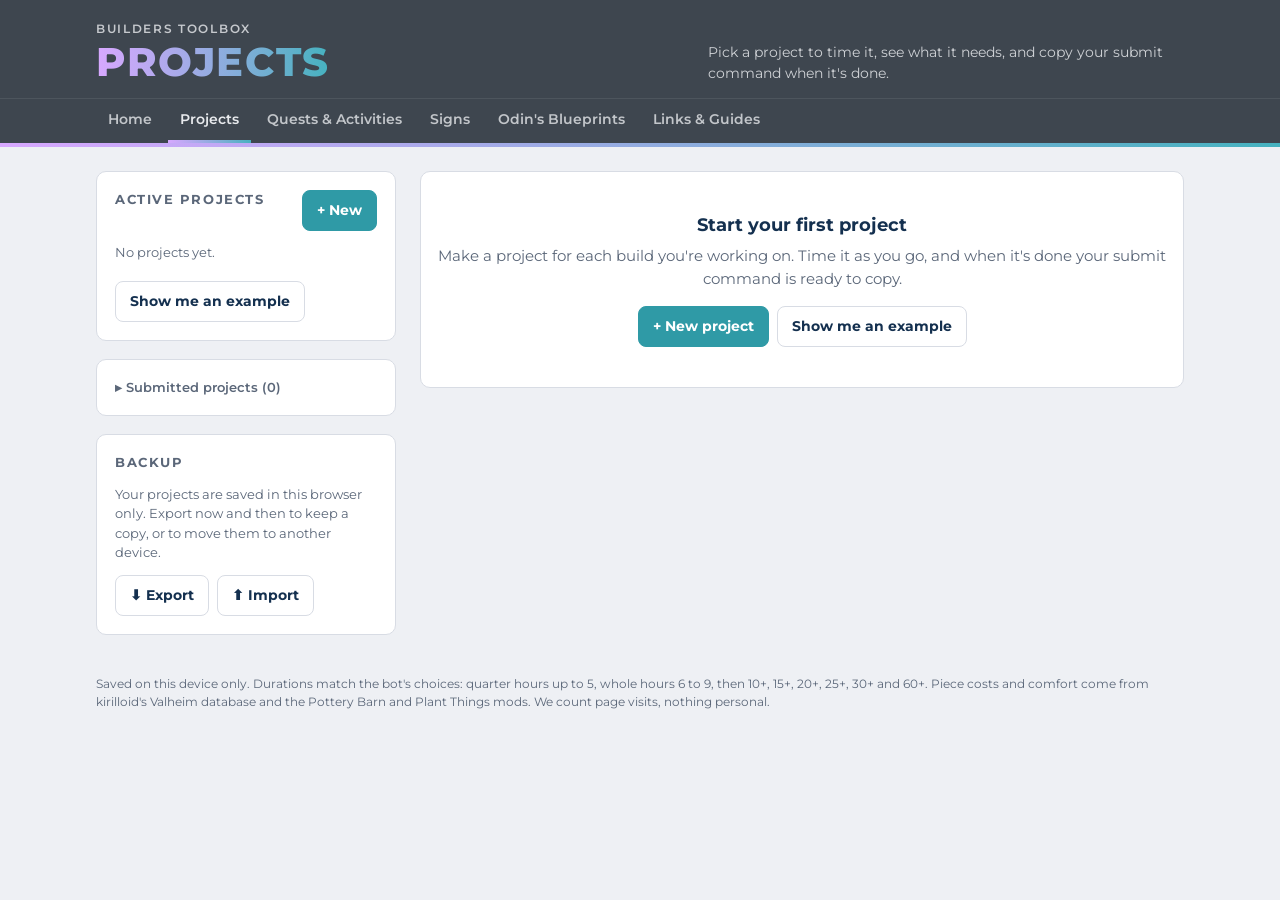
<file: projects.html>
<!DOCTYPE html>
<html lang="en">
<head>
<meta charset="utf-8">
<meta name="viewport" content="width=device-width, initial-scale=1, viewport-fit=cover">
<meta name="robots" content="noindex">
<title>Projects · Builders Toolbox</title>
<link rel="preconnect" href="https://fonts.googleapis.com">
<link rel="stylesheet" href="https://fonts.googleapis.com/css2?family=Montserrat:wght@400;500;600;700;800&family=Roboto+Mono:wght@500;600&display=swap">
<link rel="stylesheet" href="style.css">
<script src="pieces-data.js"></script>
<style>
/* Layout: project list on the left, the picked project's workbench on the right; stacks on phones */
main.wrap { padding-block: 24px 32px; display: grid; grid-template-columns: minmax(0, 300px) minmax(0, 1fr); gap: 24px; align-items: start; }
@media (max-width: 860px) {
  main.wrap { grid-template-columns: minmax(0, 1fr); gap: 18px; }
  main.wrap > aside.col { display: contents; }   /* phones: projects, the picked project, then Submitted and Backup */
  .o1 { order: 1; } .o2 { order: 2; } .o3 { order: 3; } .o4 { order: 4; }
}
.col { display: grid; gap: 18px; min-width: 0; }
.plist { display: grid; gap: 8px; }
.pitem { display: grid; grid-template-columns: minmax(0, 1fr) auto; gap: 4px 10px; align-items: center; text-align: left; width: 100%;
  font-weight: 600; padding: 10px 12px; border-radius: 9px; background: var(--card); border: 1px solid var(--line); }
.pitem[aria-current="true"] { border-color: var(--teal); box-shadow: 0 0 0 1px var(--teal) inset; }
.pitem .nm { overflow-wrap: anywhere; }
.pitem .hr { font-family: var(--f-mono); font-size: 13px; color: var(--soft); }
.pitem .ty { grid-column: 1 / -1; font-size: 12px; font-weight: 500; color: var(--soft); }
.pulse { display: inline-block; width: 9px; height: 9px; border-radius: 50%; background: var(--stop); margin-right: 6px; animation: pulse 1.4s infinite; vertical-align: 1px; }
@keyframes pulse { 50% { opacity: .25; } }
.runbar { display: flex; flex-wrap: wrap; gap: 8px 14px; align-items: center; justify-content: space-between; padding: 10px 14px; border-radius: 10px;
  background: color-mix(in srgb, var(--stop) 12%, var(--card)); border: 1px solid color-mix(in srgb, var(--stop) 40%, var(--line)); font-weight: 600; }
.runbar .t { font-family: var(--f-mono); }

.head { display: flex; flex-wrap: wrap; gap: 10px 16px; align-items: flex-start; justify-content: space-between; }
.head h2.pname { margin: 0 0 6px; font-size: 24px; letter-spacing: 0; text-transform: none; color: var(--ink); overflow-wrap: anywhere; }
.bench { display: grid; grid-template-columns: repeat(2, minmax(0, 1fr)); gap: 18px; }
@media (max-width: 1000px) { .bench { grid-template-columns: minmax(0, 1fr); } }
.bench .wide { grid-column: 1 / -1; }
.clock { font-family: var(--f-mono); font-weight: 600; font-size: clamp(42px, 9vw, 54px); letter-spacing: .02em; text-align: center; margin: 4px 0 0; font-variant-numeric: tabular-nums; }
.clock.idle { color: var(--soft); }
.clock-sub { text-align: center; font-size: 13px; color: var(--soft); min-height: 1.5em; margin-bottom: 12px; }
.bigbtn { width: 100%; font-size: 18px; padding: 13px; border-radius: 10px; letter-spacing: .04em; }
.bigbtn.start { background: var(--go); border-color: var(--go); color: var(--go-ink); }
.bigbtn.stop { background: var(--stop); border-color: var(--stop); color: #fff; }
.total { display: flex; align-items: baseline; gap: 10px; flex-wrap: wrap; }
.total b { font-family: var(--f-mono); font-size: 34px; line-height: 1; font-variant-numeric: tabular-nums; }
.cmd { font-family: var(--f-mono); font-size: 12.5px; background: var(--code); border: 1px solid var(--line); border-radius: 7px; padding: 9px 11px; overflow-wrap: anywhere; white-space: pre-wrap; }
.cmd .hl { color: var(--teal); font-weight: 600; }
.sess { display: grid; gap: 6px; margin-top: 8px; }
.sess-row { display: grid; grid-template-columns: minmax(0, 1fr) auto auto; gap: 10px; align-items: center; font-size: 13px; padding: 6px 8px; border-radius: 6px; background: var(--code); }
.sess-row .t { font-family: var(--f-mono); font-variant-numeric: tabular-nums; }
.sess-row button { padding: 2px 8px; font-size: 12px; }
.confirm { display: flex; flex-wrap: wrap; gap: 8px; align-items: center; font-size: 13px; padding: 8px 10px; border-radius: 8px; background: color-mix(in srgb, var(--stop) 12%, var(--card)); }
.slot { border-style: dashed; background: transparent; }
.slot p { margin: 6px 0 0; color: var(--soft); font-size: 14px; }
.meter { height: 10px; border-radius: 999px; background: var(--code); border: 1px solid var(--line); overflow: hidden; margin-top: 10px; }
.meter i { display: block; height: 100%; width: 0; background: var(--frost); }
.pick { display: grid; grid-template-columns: minmax(0, 1fr) auto auto; gap: 8px; }
@media (max-width: 560px) { .pick { grid-template-columns: 1fr 1fr; } .pick #pc-q { grid-column: 1 / -1; } }
.res { display: grid; gap: 4px; margin-top: 8px; max-height: 280px; overflow-y: auto; }
.res button { display: grid; grid-template-columns: minmax(0, 1fr) auto; gap: 8px; text-align: left; font-weight: 600; padding: 7px 10px; background: var(--code); }
.res button span { color: var(--soft); font-weight: 500; font-size: 12px; }
.res button small { grid-column: 1 / -1; color: var(--soft); font-weight: 500; font-size: 12px; }
.prow { display: grid; grid-template-columns: minmax(0, 1fr) 76px auto; gap: 8px; align-items: center; padding: 6px 0; border-top: 1px solid var(--line); font-size: 14px; }
.prow:first-child { border-top: 0; }
.prow input { padding: 5px 8px; text-align: center; font-variant-numeric: tabular-nums; }
.prow small { display: block; color: var(--soft); font-size: 12px; }
.mats { display: grid; grid-template-columns: repeat(auto-fill, minmax(170px, 1fr)); gap: 6px 14px; margin-top: 8px; }
.mats div { display: flex; justify-content: space-between; gap: 8px; padding: 6px 10px; border-radius: 6px; background: var(--code); font-size: 14px; }
.mats b { font-family: var(--f-mono); font-variant-numeric: tabular-nums; }
.big { font-family: var(--f-mono); font-size: 34px; line-height: 1; font-variant-numeric: tabular-nums; }
.meter i.warn { background: var(--warn); } .meter i.over { background: var(--stop); }
.crow { display: flex; justify-content: space-between; gap: 10px; font-size: 14px; padding: 5px 0; border-top: 1px solid var(--line); }
.crow:first-child { border-top: 0; }
.okc { color: var(--ok); font-weight: 700; } .badc { color: var(--stop); font-weight: 700; }
.empty { text-align: center; padding: 40px 16px; color: var(--soft); }
.empty strong { display: block; color: var(--ink); font-size: 18px; margin-bottom: 6px; }
.hist-row { display: grid; grid-template-columns: minmax(0, 1fr) auto auto; gap: 10px; align-items: center; font-size: 14px; padding: 8px 0; border-top: 1px solid var(--line); }
.hist-row:first-child { border-top: 0; }
.sub-proj { display: grid; gap: 4px; padding: 8px 0; border-top: 1px solid var(--line); }
.sub-proj:first-child { border-top: 0; padding-top: 0; }
.sub-row { display: flex; justify-content: space-between; align-items: center; gap: 10px; font-size: 13px; color: var(--soft); padding: 0 4px; }
.sub-row span:first-child { flex: 1; }
</style>
<script data-goatcounter="https://comfy-builders-guild.goatcounter.com/count" async src="https://gc.zgo.at/count.js"></script>
</head>
<body>
<header class="band">
  <div class="wrap">
    <div>
      <p class="eyebrow">Builders Toolbox</p>
      <h1>PROJECTS</h1>
    </div>
    <p class="tagline">Pick a project to time it, see what it needs, and copy your submit command when it's done.</p>
  </div>
  <nav class="tabs" aria-label="Toolbox"><div class="wrap">
    <a href="index.html">Home</a>
    <a href="projects.html" aria-current="page">Projects</a>
    <a href="quests.html">Quests &amp; Activities</a>
    <a href="signs.html">Signs</a>
    <a href="blueprints.html">Odin's Blueprints</a>
    <a href="links.html">Links &amp; Guides</a>
  </div></nav>
  <div class="stripe"></div>
</header>

<main class="wrap">
  <aside class="col">
    <section class="card o1" aria-labelledby="list-h">
      <div class="head" style="margin-bottom:12px">
        <h2 id="list-h" style="margin:0">Active projects</h2>
        <button id="p-new" class="primary" type="button">+ New</button>
      </div>
      <div id="p-list" class="plist"></div>
    </section>
    <section class="card o3" aria-labelledby="h-h">
      <details id="hist">
        <summary id="h-h">Submitted projects</summary>
        <div id="h-list" style="margin-top:10px"></div>
      </details>
    </section>
    <section class="card o4" aria-labelledby="b-h">
      <h2 id="b-h">Backup</h2>
      <p class="small muted" style="margin:0 0 12px">Your projects are saved in this browser only. Export now and then to keep a copy, or to move them to another device.</p>
      <div class="btns">
        <button id="b-export" type="button">⬇ Export</button>
        <button id="b-import" type="button">⬆ Import</button>
        <input id="b-file" type="file" accept=".json,application/json,text/plain" hidden>
      </div>
      <div id="b-panel" hidden style="margin-top:12px" class="fields">
        <div class="field"><label for="b-text" id="b-label">Backup code</label><textarea id="b-text" spellcheck="false"></textarea></div>
        <div class="btns" id="b-actions"></div>
      </div>
    </section>
  </aside>

  <div class="col o2">
    <div id="runbar" class="runbar" hidden></div>

    <form id="p-form" class="fields card" hidden>
      <h2 id="f-h" style="margin:0">New project</h2>
      <div class="field"><label for="f-name">Project name</label><input id="f-name" type="text" maxlength="80" required placeholder="Lakeside watchtower"></div>
      <div class="field"><label for="f-type">What is it?</label><select id="f-type"></select></div>
      <div id="f-extra"></div>
      <div class="btns"><button class="primary" type="submit" id="f-save">Save project</button><button class="ghost" type="button" id="f-cancel">Cancel</button></div>
    </form>

    <section id="detail" aria-live="polite"></section>
  </div>
</main>
<footer class="wrap site">Saved on this device only. Durations match the bot's choices: quarter hours up to 5, whole hours 6 to 9, then 10+, 15+, 20+, 25+, 30+ and 60+. Piece costs and comfort come from kirilloid's Valheim database and the Pottery Barn and Plant Things mods. We count page visits, nothing personal.</footer>
<div id="toast" class="toast" hidden role="status"></div>

<script>
(function () {
  // ================= EDIT THIS PART =================
  var SPECIALTIES = ['Custom Shops', 'Build Challenge', 'Storage & Organization', 'Gardens & Food Farms',
    'Processing Areas (Cooking, Crafting, ETC)', 'Statues & Figurines', 'Home Bases', 'Portal Hubs',
    'Specific Material (Wood, Stone, Marble)', 'Towers, Lighthouses & Pillars', 'Jack of All Trades', 'Newbie Housing',
    'Nature Themed Builds', 'Modern Style', 'Classic Viking Style', 'Undecided', 'Landscaping', 'Compact Building',
    'Custom Foliage (Trees, Bushes & Flowers)', 'Raising Comfort Buff', 'Lighting & Chandeliers',
    'Functional/Practical Building', 'Decoration / Specialty Items', 'Large Builds & Projects', 'Auto Farms & Breeders',
    'Docks', 'Sign Art & Floating Signs'];
  var ACTIVITIES = ["Builder's Stash", "Hermit's Hollow", "Lighthouse Keeper's Post", 'Garden Folly', 'One Biome One Room',
    'Micro Tavern', 'The Privy', 'Tiny Library & Study', "Herbalist's Garden", 'Apiary', 'The Sauna Lodge', 'Treehouse',
    'Haunted Hut', 'Jól (Yule)', "New Year's Watch Fire", 'Winter Wonderland', 'Newbie Housing'];
  var QUESTS = ['Winter Stores', 'Smokehouse', 'Ice Fishing Hut', 'Snowed-In Workshop', 'Signal Fire Post'];
  var BOARDS = ['Builders', 'Explorers', 'Hobbits', 'Mages', 'Merchants', 'Rangers', 'Slayers'];
  // limit: instance limit for this type (0 = none). comfort: comfort level it needs (0 = none).
  var TYPES = [
    { name: 'Commission', fields: ['client', 'specialty'],
      cmd: '/builder submit_project project_client:{CLIENT} project_type:Commission speciality_category:{SPECIALTY} duration:{HOURS} image:' },
    { name: 'Commission (NDA)', fields: ['client', 'specialty'],
      cmd: '/builder submit_project project_client:{CLIENT} project_type:Commission (NDA) speciality_category:{SPECIALTY} duration:{HOURS} image:',
      note: 'NDA commissions go in the NDA submission channel.' },
    { name: 'Build Challenge', fields: ['specialty'],
      cmd: '/builder submit_project project_client:<@1364749444935057529> project_type:Build Challenge speciality_category:{SPECIALTY} duration:{HOURS} image:' },
    { name: 'Neighborhood (Bootcamp)', fields: ['week'],
      cmd: '/builder submit_project project_client: @comfybuilder project_type: Neighborhood - Week {EXTRA} speciality_category: Build Challenge duration:{HOURS} image:' },
    { name: "Odin's Architect Quest", fields: ['quest'],
      cmd: "/builder submit_project project_client: @comfybuilder project_type: Odin's Architect - {EXTRA} speciality_category: Odin's Arch Quest duration:{HOURS} image:" },
    { name: 'Builder Activity', fields: ['activity'],
      cmd: '/builder submit_project project_client:<@1364749444935057529> project_type:Builder Activities speciality_category:Builder Activities - {EXTRA} duration:{HOURS} image:' },
    { name: 'Showcase Build', fields: ['specialty'],
      cmd: '/builder submit_showcase_build speciality_category:{SPECIALTY} duration:{HOURS} image: image2: image3: image4: image5: notes:{NAME}' },
    { name: 'Best West Board', fields: ['board'], limit: 500,
      cmd: '/builder server_commissions action: Submit project_client: Best West selection: {EXTRA} duration:{HOURS} image1: image2: image3: image4: image5:' },
    { name: 'Boss Hut', fields: ['hut'], limit: 1000, comfort: 10,
      cmd: '/builder server_commissions action: Submit project_client: Nexus selection: {EXTRA} co_builder: duration:{HOURS} image1: image2: image3: image4: image5:' },
    { name: 'Collab', fields: ['collab'],
      cmd: '/builder submit_collab collab_name:{EXTRA} duration:{HOURS} collab_url: image:' },
    { name: 'Other', fields: [], cmd: '' }
  ];
  var FIELD = {
    client: { label: 'Client\'s Discord ID', kind: 'text', ph: '123456789012345678',
      help: 'In Discord, right-click the player\'s name and pick Copy User ID (turn on Developer Mode under Settings > Advanced if you don\'t see it). The command adds the <@ > for you so it tags them.' },
    specialty: { label: 'Specialty', kind: 'list', list: SPECIALTIES, ph: 'Start typing to search' },
    activity: { label: 'Builder Activity', kind: 'select', list: ACTIVITIES },
    quest: { label: 'Quest', kind: 'select', list: QUESTS },
    board: { label: 'Board', kind: 'select', list: BOARDS },
    hut: { label: 'Boss hut', kind: 'text', ph: 'Eikthyr 1' },
    collab: { label: 'Collab name', kind: 'text', ph: 'Exactly as the guild lists it' },
    week: { label: 'Week', kind: 'select', list: ['1', '2', '3', '4', '5', '6', '7'] }
  };
  var KEY = 'buildersBuildTimer.v1';   // same as the Build Timer, so its projects carry over
  // ==================================================
  // Every list shows A to Z (numbers low to high). "Other" always stays last.
  var az = function (a, b) { return String(a).localeCompare(String(b), undefined, { numeric: true, sensitivity: 'base' }); };
  [SPECIALTIES, ACTIVITIES, QUESTS, BOARDS].forEach(function (l) { l.sort(az); });
  TYPES.sort(function (a, b) { return a.name === 'Other' ? 1 : b.name === 'Other' ? -1 : az(a.name, b.name); });

  var $ = function (id) { return document.getElementById(id); };
  var S = load(), sel = null, editing = null, confirmDel = false, confirmSess = null;
  function load() {
    try { var raw = localStorage.getItem(KEY); if (raw) { var d = JSON.parse(raw); if (d && d.projects && d.sessions) return d; } } catch (e) {}
    return { projects: [], sessions: [], running: null };
  }
  function save() { try { localStorage.setItem(KEY, JSON.stringify(S)); } catch (e) { toast('Could not save. Is this a private window?'); } }
  function pref(k, v) { try { if (v === undefined) return localStorage.getItem(KEY + '.' + k); localStorage.setItem(KEY + '.' + k, v); } catch (e) {} return null; }
  function uid() { return Date.now().toString(36) + Math.random().toString(36).slice(2, 7); }
  function esc(t) { return String(t == null ? '' : t).replace(/[&<>"']/g, function (c) { return { '&': '&amp;', '<': '&lt;', '>': '&gt;', '"': '&quot;', "'": '&#39;' }[c]; }); }
  function typeOf(p) { return TYPES.find(function (t) { return t.name === p.type; }) || TYPES[TYPES.length - 1]; }
  function proj(id) { return S.projects.find(function (p) { return p.id === id; }); }
  function open(pid) { return S.sessions.filter(function (s) { return s.pid === pid && !s.submittedAt; }); }
  function sum(list) { return list.reduce(function (a, s) { return a + s.mins; }, 0); }
  function hrs(mins) { return String(Math.round(mins / 60 * 100) / 100); }
  function hms(ms) { var s = Math.max(0, Math.floor(ms / 1000)); return Math.floor(s / 3600) + ':' + String(Math.floor(s / 60) % 60).padStart(2, '0') + ':' + String(s % 60).padStart(2, '0'); }
  function hm(mins) { return Math.floor(mins / 60) + 'h ' + String(Math.round(mins % 60)).padStart(2, '0') + 'm'; }
  function day(ts) { var d = new Date(ts); return (d.getMonth() + 1) + '/' + d.getDate(); }
  function time(ts) { return new Date(ts).toLocaleTimeString([], { hour: 'numeric', minute: '2-digit' }); }
  // The bot's duration choices: quarter hours up to 5, whole hours 6 to 9, then 10+, 15+, 20+, 25+, 30+, 60+
  function durChoice(mins) {
    var h = mins / 60;
    if (h < 4.875) { var q = Math.max(0.25, Math.round(h * 4) / 4); return q === 1 ? '1 hour' : q + ' hours'; }
    var steps = [60, 30, 25, 20, 15, 10];
    for (var i = 0; i < steps.length; i++) if (h >= steps[i]) return steps[i] + '+ hours';
    return Math.max(5, Math.floor(h)) + ' hours';
  }
  function durOptions() {
    var o = ['<option value="">Pick one</option>'];
    for (var q = 0.25; q <= 5; q += 0.25) o.push('<option value="' + q + '">' + (q === 1 ? '1 hour' : q + ' hours') + '</option>');
    [6, 7, 8, 9].forEach(function (h) { o.push('<option value="' + h + '">' + h + ' hours</option>'); });
    [10, 15, 20, 25, 30, 60].forEach(function (h) { o.push('<option value="' + h + '">' + h + '+ hours</option>'); });
    return o.join('');
  }
  // A bare Discord ID (or one typed as @ID or <@ID>) becomes <@ID> so the bot tags the right player. Anything else stays as typed.
  function mention(v) {
    v = String(v || '').trim();
    var m = v.match(/^<?@?!?(\d{15,21})>?$/);
    return m ? '<@' + m[1] + '>' : v;
  }
  function extraOf(p) { var t = typeOf(p); var k = t.fields.filter(function (f) { return f !== 'client' && f !== 'specialty'; })[0]; return k ? (p.fields[k] || '') : ''; }
  function command(p) {
    var t = typeOf(p); if (!t.cmd) return null;
    var vals = { CLIENT: mention(p.fields.client), SPECIALTY: p.fields.specialty || '', EXTRA: extraOf(p), HOURS: durChoice(sum(open(p.id))), NAME: p.name };
    var missing = t.fields.filter(function (f) { return !p.fields[f]; }).map(function (f) { return FIELD[f].label.replace(/ \(.*\)$/, ''); });
    var re = /\{(CLIENT|SPECIALTY|EXTRA|HOURS|NAME)\}/g;
    return { text: t.cmd.replace(re, function (_, k) { return vals[k]; }),
      html: esc(t.cmd).replace(re, function (_, k) { return '<span class="hl">' + esc(vals[k]) + '</span>'; }), missing: missing };
  }

  var tt;
  function toast(msg) { var el = $('toast'); el.textContent = msg; el.hidden = false; clearTimeout(tt); tt = setTimeout(function () { el.hidden = true; }, 2600); }
  function copy(text, done) {
    var fallback = function () {
      var ta = document.createElement('textarea'); ta.value = text; ta.style.position = 'fixed'; ta.style.opacity = '0';
      document.body.appendChild(ta); ta.select(); var ok = false; try { ok = document.execCommand('copy'); } catch (e) {}
      document.body.removeChild(ta); toast(ok ? done : 'Select the text and copy it by hand.');
    };
    try { navigator.clipboard.writeText(text).then(function () { toast(done); }, fallback); } catch (e) { fallback(); }
  }

  // ---------- timer ----------
  function start(pid) {
    if (S.running) stop(true);
    var note = $('t-note') ? $('t-note').value.trim() : '';
    S.running = { pid: pid, start: Date.now(), note: note };
    save(); render(); toast('Timing ' + proj(pid).name);
  }
  function stop(quiet) {
    var r = S.running; if (!r) return;
    var end = Date.now(), mins = Math.round((end - r.start) / 60000);
    var noteEl = $('t-note'), note = (noteEl && sel === r.pid && noteEl.value.trim()) || r.note || '';
    S.running = null;
    if (mins >= 1) { S.sessions.push({ id: uid(), pid: r.pid, start: r.start, end: end, mins: mins, note: note, submittedAt: null }); if (!quiet) toast('Logged ' + hm(mins) + ' on ' + ((proj(r.pid) || {}).name || 'project')); }
    else if (!quiet) toast('Under a minute, so nothing was logged.');
    save(); render();
  }
  function tick() {
    var r = S.running;
    if (r && proj(r.pid)) {
      var t = hms(Date.now() - r.start);
      document.title = '⏱ ' + t + ' · ' + proj(r.pid).name;
      var c = $('t-clock'); if (c && sel === r.pid) c.textContent = t;
      var b = document.querySelector('#runbar .t'); if (b) b.textContent = t;
    } else document.title = 'Projects · Builders Toolbox';
  }
  setInterval(tick, 1000);

  // ---------- project form ----------
  $('f-type').innerHTML = TYPES.map(function (t) { return '<option>' + esc(t.name) + '</option>'; }).join('');
  function drawExtra(values) {
    var t = TYPES.find(function (x) { return x.name === $('f-type').value; });
    var html = t.fields.map(function (k) {
      var f = FIELD[k], id = 'x-' + k;
      if (f.kind === 'select') return '<div class="field"><label for="' + id + '">' + f.label + '</label><select id="' + id + '"><option value="">Pick one</option>' +
        f.list.map(function (o) { return '<option' + (o === values[k] ? ' selected' : '') + '>' + esc(o) + '</option>'; }).join('') + '</select></div>';
      var dl = f.kind === 'list' ? ' list="dl-' + k + '"' : '';
      var opts = f.kind === 'list' ? '<datalist id="dl-' + k + '">' + f.list.map(function (o) { return '<option value="' + esc(o) + '">'; }).join('') + '</datalist>' : '';
      return '<div class="field"><label for="' + id + '">' + f.label + '</label><input id="' + id + '" type="text" maxlength="80" value="' + esc(values[k] || '') + '" placeholder="' + esc(f.ph || '') + '"' + dl + (f.help ? ' aria-describedby="' + id + '-h"' : '') + '>' + opts +
        (f.help ? '<p class="small muted" id="' + id + '-h" style="margin:6px 0 0">' + esc(f.help) + '</p>' : '') + '</div>';
    }).join('');
    if (t.note) html += '<p class="note" style="margin:0">' + esc(t.note) + '</p>';
    $('f-extra').innerHTML = html ? '<div class="fields">' + html + '</div>' : '';
  }
  function openForm(p) {
    editing = p ? p.id : null;
    $('p-form').hidden = false; $('detail').hidden = true;
    $('f-h').textContent = p ? 'Edit project' : 'New project';
    $('f-name').value = p ? p.name : '';
    $('f-type').value = p ? p.type : TYPES[0].name;
    drawExtra(p ? p.fields : {});
    $('f-save').textContent = p ? 'Save changes' : 'Save project';
    $('f-name').focus();
  }
  function closeForm() { $('p-form').hidden = true; $('detail').hidden = false; editing = null; }
  $('p-new').addEventListener('click', function () { openForm(null); });
  $('f-cancel').addEventListener('click', closeForm);
  $('f-type').addEventListener('change', function () { drawExtra({}); });
  $('p-form').addEventListener('submit', function (e) {
    e.preventDefault();
    var name = $('f-name').value.trim(); if (!name) return;
    var t = TYPES.find(function (x) { return x.name === $('f-type').value; });
    var fields = {}; t.fields.forEach(function (k) { var el = $('x-' + k); if (el && el.value.trim()) fields[k] = el.value.trim(); });
    if (editing) { var p = proj(editing); p.name = name; p.type = t.name; p.fields = fields; toast('Saved'); }
    else { var np = { id: uid(), name: name, type: t.name, fields: fields, created: Date.now() }; S.projects.push(np); sel = np.id; toast('Project added. Press Start when you begin building.'); }
    closeForm(); save(); render();
  });

  // ---------- list ----------
  $('p-list').addEventListener('click', function (e) {
    var b = e.target.closest('button'); if (!b) return;
    if (b.dataset.act === 'example') { addExample(); return; }
    sel = b.dataset.id; pref('sel', sel); confirmDel = false; confirmSess = null; closeForm(); render();
    if (window.innerWidth < 860) $('detail').scrollIntoView({ behavior: 'smooth', block: 'start' });
  });
  function addExample() {
    var ex = { id: uid(), name: 'Example: Lakeside watchtower', type: 'Showcase Build', fields: { specialty: 'Towers, Lighthouses & Pillars' }, created: Date.now() };
    var d1 = Date.now() - 2 * 86400000, d2 = Date.now() - 86400000;
    S.projects.push(ex);
    S.sessions.push({ id: uid(), pid: ex.id, start: d1, end: d1 + 95 * 60000, mins: 95, note: 'Stone base and stairs', submittedAt: null });
    S.sessions.push({ id: uid(), pid: ex.id, start: d2, end: d2 + 140 * 60000, mins: 140, note: 'Roof and lighting', submittedAt: null });
    sel = ex.id; save(); render(); toast('Example added. Delete it whenever you like.');
  }

  // ---------- detail actions ----------
  $('detail').addEventListener('click', function (e) {
    var b = e.target.closest('button'); if (!b) return;
    var p = proj(sel), act = b.dataset.act;
    if (act === 'example') return addExample();
    if (act === 'new') return openForm(null);
    if (!p) return;
    if (act === 'start') start(p.id);
    else if (act === 'stop') stop();
    else if (act === 'copy') { var c = command(p); copy(c.text, 'Command copied. Paste it in Discord and add your pictures.'); }
    else if (act === 'done') { var list = open(p.id), now = Date.now(); list.forEach(function (s) { s.submittedAt = now; }); save(); render(); toast('Submitted ' + hm(sum(list)) + '. ' + p.name + ' moved to Submitted projects.'); }
    else if (act === 'edit') openForm(p);
    else if (act === 'del') { confirmDel = true; render(); }
    else if (act === 'del-no') { confirmDel = false; render(); }
    else if (act === 'del-yes') {
      if (S.running && S.running.pid === p.id) S.running = null;
      S.projects = S.projects.filter(function (x) { return x.id !== p.id; });
      S.sessions = S.sessions.filter(function (s) { return s.pid !== p.id; });
      sel = null; confirmDel = false; save(); render(); toast('Project deleted');
    }
    else if (act === 'sdel') { confirmSess = b.dataset.sid; render(true); }
    else if (act === 'sdel-no') { confirmSess = null; render(true); }
    else if (act === 'sdel-yes') { S.sessions = S.sessions.filter(function (s) { return s.id !== b.dataset.sid; }); confirmSess = null; save(); render(true); toast('Session removed'); }
    else if (act === 'add') {
      var h = parseFloat($('m-hours').value); if (!(h > 0)) { toast('Pick how long you spent.'); return; }
      var d = $('m-date').value ? new Date($('m-date').value + 'T12:00') : new Date(), mins = Math.round(h * 60);
      S.sessions.push({ id: uid(), pid: p.id, start: d.getTime(), end: d.getTime(), mins: mins, note: $('m-note').value.trim(), submittedAt: null, manual: true });
      save(); render(); toast('Added ' + hm(mins) + ' to ' + p.name);
    }
  });
  $('runbar').addEventListener('click', function (e) {
    var b = e.target.closest('button'); if (!b) return;
    if (b.dataset.act === 'stop') stop(); else { sel = S.running.pid; render(); }
  });
  $('h-list').addEventListener('click', function (e) {
    var b = e.target.closest('button'); if (!b) return;
    if (b.classList.contains('pitem')) {
      sel = b.dataset.id; pref('sel', sel); confirmDel = false; confirmSess = null; closeForm(); render();
      if (window.innerWidth < 860) $('detail').scrollIntoView({ behavior: 'smooth', block: 'start' });
      return;
    }
    if (b.dataset.act !== 'undo') return;
    var at = Number(b.dataset.at);
    S.sessions.forEach(function (s) { if (s.pid === b.dataset.id && s.submittedAt === at) s.submittedAt = null; });
    save(); render(); toast('Moved back to Active projects');
  });

  // ---------- backup ----------
  function showPanel(label, text, actions) { $('b-panel').hidden = false; $('b-label').textContent = label; $('b-text').value = text; $('b-actions').innerHTML = actions; }
  $('b-export').addEventListener('click', function () {
    var text = JSON.stringify({ app: 'builders-toolbox', v: 1, saved: new Date().toISOString(), data: S });
    try {
      var url = URL.createObjectURL(new Blob([text], { type: 'application/json' }));
      var a = document.createElement('a'); a.href = url; a.download = 'builders-toolbox-backup-' + new Date().toISOString().slice(0, 10) + '.json';
      document.body.appendChild(a); a.click(); setTimeout(function () { URL.revokeObjectURL(url); a.remove(); }, 1000);
    } catch (e) {}
    showPanel('Backup code (also saved as a file if your browser allowed it)', text, '<button type="button" data-b="copy">Copy backup code</button><button type="button" class="ghost" data-b="close">Close</button>');
  });
  $('b-import').addEventListener('click', function () {
    showPanel('Paste a backup code here, or pick a backup file', '', '<button type="button" class="primary" data-b="restore">Restore from code</button><button type="button" data-b="file">Pick a file</button><button type="button" class="ghost" data-b="close">Close</button>');
    $('b-text').focus();
  });
  $('b-actions').addEventListener('click', function (e) {
    var b = e.target.closest('button'); if (!b) return;
    if (b.dataset.b === 'copy') copy($('b-text').value, 'Backup code copied');
    if (b.dataset.b === 'close') $('b-panel').hidden = true;
    if (b.dataset.b === 'file') $('b-file').click();
    if (b.dataset.b === 'restore') restore($('b-text').value);
  });
  $('b-file').addEventListener('change', function () {
    var f = this.files && this.files[0]; if (!f) return;
    var rd = new FileReader(); rd.onload = function () { restore(String(rd.result)); }; rd.readAsText(f); this.value = '';
  });
  function restore(text) {
    try {
      var o = JSON.parse(text), d = o && o.data ? o.data : o;
      if (!d || !Array.isArray(d.projects) || !Array.isArray(d.sessions)) throw 0;
      var have = {}; S.projects.forEach(function (p) { have[p.id] = true; });
      d.projects.forEach(function (p) { if (!have[p.id]) S.projects.push(p); });
      var hs = {}; S.sessions.forEach(function (s) { hs[s.id] = true; });
      var added = 0; d.sessions.forEach(function (s) { if (!hs[s.id]) { S.sessions.push(s); added++; } });
      save(); render(); $('b-panel').hidden = true; toast('Restored. ' + added + ' session' + (added === 1 ? '' : 's') + ' added.');
    } catch (e) { toast('That doesn\'t look like a toolbox backup.'); }
  }

  // ---------- materials, instances, comfort ----------
  var DATA = window.TB_DATA || { pieces: [], items: {} };
  var BYID = {}; DATA.pieces.forEach(function (x) { BYID[x.id] = x; });
  var CATS = []; DATA.pieces.forEach(function (x) { if (CATS.indexOf(x.c) === -1) CATS.push(x.c); }); CATS.sort(az);
  var GROUPS = { bed: 'Bed', chair: 'Seat', table: 'Table', fire: 'Fire', banner: 'Banner', carpet: 'Rug' };
  function itemName(i) { return DATA.items[i] || i; }
  var ALIAS = { 'Fire pit': 'campfire', 'Stool': 'chair seat', 'Hot tub': 'bathtub' };   // extra search words
  function piecesOf(p) { return p.pieces || (p.pieces = {}); }
  function drawResults() {
    var q = ($('pc-q') || {}).value, box = $('pc-res'); if (!box) return;
    q = (q || '').trim().toLowerCase();
    var cat = $('pc-cat').value, src = $('pc-src').value;
    if (!q && !cat && !src) { box.innerHTML = ''; return; }
    var words = q.split(/\s+/).filter(String);
    var hits = DATA.pieces.filter(function (x) {
      if (cat && x.c !== cat) return false; if (src && x.src !== src) return false;
      var hay = (x.n + ' ' + x.c + ' ' + x.src + ' ' + (ALIAS[x.n] || '')).toLowerCase();
      return words.every(function (w) { return hay.indexOf(w) !== -1; });
    });
    // best matches first: exact name, then names that start with the search, then the rest (A to Z within each)
    var rank = function (x) { var n = x.n.toLowerCase(); return !q ? 3 : n === q ? 0 : n.indexOf(q) === 0 ? 1 : (' ' + n).indexOf(' ' + words[0]) !== -1 ? 2 : 3; };
    hits = hits.sort(function (a, b) { return (rank(a) - rank(b)) || az(a.n, b.n); }).slice(0, 40);
    box.innerHTML = hits.length ? hits.map(function (x) {
      var cost = Object.keys(x.m).sort(function (a, b) { return az(itemName(a), itemName(b)); }).map(function (i) { return itemName(i) + ' ' + x.m[i]; }).join(', ');
      return '<button type="button" data-add="' + esc(x.id) + '">' + esc(x.n) + '<span>' + esc(x.src === 'Vanilla' ? x.c : x.src) + ' · +1</span><small>' + esc(cost) + '</small></button>';
    }).join('') : '<p class="small muted" style="margin:4px 0">No pieces match.</p>';
  }
  function drawPieces(p) {
    var P = piecesOf(p), ids = Object.keys(P).filter(function (id) { return BYID[id] && P[id] > 0; }).sort(function (a, b) { return az(BYID[a].n, BYID[b].n); });
    var total = 0, mats = {};
    ids.forEach(function (id) { var x = BYID[id], q = P[id]; total += q; Object.keys(x.m).forEach(function (i) { mats[i] = (mats[i] || 0) + x.m[i] * q; }); });
    $('pc-list').innerHTML = ids.length ? '<label>Pieces you plan to place</label>' + ids.map(function (id) {
      var x = BYID[id];
      return '<div class="prow"><span>' + esc(x.n) + '<small>' + esc((x.src === 'Vanilla' ? '' : x.src + ' · ') + (x.st === 'None' ? 'No station needed' : x.st)) + '</small></span>' +
        '<input type="number" min="0" step="1" inputmode="numeric" value="' + P[id] + '" data-qty="' + esc(id) + '" aria-label="How many ' + esc(x.n) + '">' +
        '<button type="button" class="ghost danger" data-rm="' + esc(id) + '" aria-label="Remove ' + esc(x.n) + '">✕</button></div>';
    }).join('') : '<p class="small muted" style="margin:0">Search for a piece above and tap it to add it. Tap again to add more.</p>';
    var mk = Object.keys(mats).sort(function (a, b) { return az(itemName(a), itemName(b)); });
    $('pc-tot').innerHTML = mk.length ? '<div class="head" style="margin-top:16px"><label style="margin:0">Total materials</label>' +
      '<div class="btns"><button type="button" data-act="copymats">Copy list</button><button type="button" class="ghost danger" data-act="clearmats">Clear pieces</button></div></div>' +
      '<div class="mats">' + mk.map(function (i) { return '<div><span>' + esc(itemName(i)) + '</span><b>' + mats[i].toLocaleString() + '</b></div>'; }).join('') + '</div>' : '';

    // instances
    var t = typeOf(p), lim = t.limit || 0;
    var pct = lim ? Math.min(100, total / lim * 100) : 0, cls = !lim ? '' : total > lim ? 'over' : total > lim * 0.85 ? 'warn' : '';
    $('ins').innerHTML = '<h2>Instances</h2><div class="total"><span class="big">' + total.toLocaleString() + '</span><span class="muted">' + (lim ? 'of ' + lim.toLocaleString() + ' allowed' : 'pieces planned') + '</span></div>' +
      (lim ? '<div class="meter"><i class="' + cls + '" style="width:' + pct + '%"></i></div>' +
        (total > lim ? '<p class="note" style="color:var(--stop)">That\'s over the limit by ' + (total - lim).toLocaleString() + '.</p>' : total > lim * 0.85 ? '<p class="note">Getting close to the limit.</p>' : '') : '') +
      '<p class="small muted" style="margin:10px 0 0">Each piece you place is about 1 instance. Trees, rocks and other things already in the area count too, so check in game with ZoneScouter before you finish.</p>';

    // comfort: best piece in each group, plus each different piece with no group, plus 2 for being under a roof
    var best = {}, solo = [];
    ids.forEach(function (id) { var x = BYID[id]; if (!x.cf) return; if (x.g) { if (!best[x.g] || x.cf > best[x.g].cf) best[x.g] = x; } else solo.push(x); });
    var rows = Object.keys(best).sort(function (a, b) { return az(GROUPS[a] || a, GROUPS[b] || b); }).map(function (g) { return [(GROUPS[g] || g) + ': ' + best[g].n, best[g].cf]; })
      .concat(solo.sort(function (a, b) { return az(a.n, b.n); }).map(function (x) { return [x.n, x.cf]; }));
    var cTot = 2 + rows.reduce(function (a, r) { return a + r[1]; }, 0), need = t.comfort || 0;
    $('cmf').innerHTML = '<h2>Comfort</h2><div class="total"><span class="big">' + cTot + '</span><span class="muted">comfort level' + (need ? ' · needs ' + need : '') + '</span>' +
      (need ? (cTot >= need ? '<span class="okc">✔ Enough</span>' : '<span class="badc">' + (need - cTot) + ' short</span>') : '') + '</div>' +
      '<div style="margin-top:10px">' + [['Under a roof (shelter)', 2]].concat(rows).map(function (r) { return '<div class="crow"><span>' + esc(r[0]) + '</span><b>+' + r[1] + '</b></div>'; }).join('') + '</div>' +
      (best.fire ? '' : '<p class="note">Add a fire. You need one nearby to rest.</p>') +
      '<p class="small muted" style="margin:10px 0 0">Only the best piece in each group counts (one bed, one seat, one table and so on). Pieces need to be close together. Double check in game with Hygge.</p>';
  }
  $('detail').addEventListener('input', function (e) {
    if (e.target.id === 'pc-q') drawResults();
  });
  $('detail').addEventListener('change', function (e) {
    var p = proj(sel); if (!p) return;
    if (e.target.id === 'pc-cat' || e.target.id === 'pc-src') { drawResults(); return; }
    var id = e.target.dataset && e.target.dataset.qty; if (!id) return;
    var q = Math.max(0, Math.floor(Number(e.target.value) || 0));
    if (q) piecesOf(p)[id] = q; else delete piecesOf(p)[id];
    save(); drawPieces(p);
  });
  $('detail').addEventListener('click', function (e) {
    var p = proj(sel); if (!p) return;
    var b = e.target.closest('button'); if (!b) return;
    if (b.dataset.add) { var P = piecesOf(p); P[b.dataset.add] = (P[b.dataset.add] || 0) + 1; save(); drawPieces(p); toast(BYID[b.dataset.add].n + ': ' + P[b.dataset.add]); }
    else if (b.dataset.rm) { delete piecesOf(p)[b.dataset.rm]; save(); drawPieces(p); }
    else if (b.dataset.act === 'clearmats') { if (b.dataset.sure) { p.pieces = {}; save(); drawPieces(p); toast('Pieces cleared'); } else { b.dataset.sure = '1'; b.textContent = 'Tap again to clear'; } }
    else if (b.dataset.act === 'copymats') {
      var P2 = piecesOf(p), mats = {};
      Object.keys(P2).forEach(function (id) { var x = BYID[id]; if (!x) return; Object.keys(x.m).forEach(function (i) { mats[i] = (mats[i] || 0) + x.m[i] * P2[id]; }); });
      var text = '**Materials for ' + p.name + '**\n' + Object.keys(mats).sort(function (a, c) { return az(itemName(a), itemName(c)); }).map(function (i) { return '- ' + itemName(i) + ': ' + mats[i].toLocaleString(); }).join('\n');
      copy(text, 'Materials list copied');
    }
  });

  // ---------- render ----------
  function render(keepSessionsOpen) {
    var last = {}; S.sessions.forEach(function (s) { last[s.pid] = Math.max(last[s.pid] || 0, s.end); });
    var ordered = S.projects.slice().sort(function (a, b) { return az(a.name, b.name); });
    var r = S.running && proj(S.running.pid) ? S.running : null;
    // Submitted = has time logged, all of it submitted, and the timer isn't on it. Everything else is active.
    var isSubmitted = function (p) {
      var all = S.sessions.filter(function (x) { return x.pid === p.id; });
      return all.length > 0 && all.every(function (x) { return x.submittedAt; }) && !(r && r.pid === p.id);
    };
    var active = ordered.filter(function (p) { return !isSubmitted(p); }), done = ordered.filter(isSubmitted);
    if (!r && S.running) S.running = null;
    if (!sel || !proj(sel)) { var saved = pref('sel'); sel = (r && r.pid) || (saved && proj(saved) ? saved : (ordered[0] && ordered[0].id)) || null; }

    // list
    $('p-list').innerHTML = active.length ? active.map(function (p) {
      var mins = sum(open(p.id)), run = r && r.pid === p.id;
      return '<button type="button" class="pitem" data-id="' + p.id + '" aria-current="' + (p.id === sel) + '">' +
        '<span class="nm">' + (run ? '<span class="pulse" aria-hidden="true"></span>' : '') + esc(p.name) + '</span>' +
        '<span class="hr">' + (mins ? hrs(mins) + ' h' : '') + '</span><span class="ty">' + esc(p.type) + '</span></button>';
    }).join('') : ordered.length ? '<p class="small muted" style="margin:0">Nothing active. Start a new one, or open one under Submitted projects.</p>'
      : '<p class="small muted" style="margin:0">No projects yet.</p><div class="btns" style="margin-top:10px"><button type="button" data-act="example">Show me an example</button></div>';

    // running bar (when the timer is on a project you're not looking at)
    if (r && r.pid !== sel) {
      $('runbar').hidden = false;
      $('runbar').innerHTML = '<span><span class="pulse" aria-hidden="true"></span>Timing ' + esc(proj(r.pid).name) + ' · <span class="t">' + hms(Date.now() - r.start) + '</span></span>' +
        '<span class="btns"><button type="button" data-act="go">Open it</button><button type="button" class="danger" data-act="stop">■ Stop</button></span>';
    } else $('runbar').hidden = true;

    // detail
    var p = proj(sel);
    var openSess = document.querySelector('#detail details[data-k="sess"]');
    var wasOpen = keepSessionsOpen || (openSess && openSess.open);
    if (!p) {
      $('detail').innerHTML = '<div class="card empty"><strong>Start your first project</strong>Make a project for each build you\'re working on. Time it as you go, and when it\'s done your submit command is ready to copy.' +
        '<div class="btns" style="justify-content:center;margin-top:16px"><button type="button" class="primary" data-act="new">+ New project</button><button type="button" data-act="example">Show me an example</button></div></div>';
    } else {
      var t = typeOf(p), list = open(p.id), mins = sum(list), run = r && r.pid === p.id, c = command(p);
      var chips = '<span class="chip type">' + esc(t.name) + '</span>';
      t.fields.forEach(function (k) { if (p.fields[k]) chips += '<span class="chip">' + esc(k === 'client' ? mention(p.fields[k]) : p.fields[k]) + '</span>'; });
      var html = '<div class="bench">';
      // head
      html += '<div class="card wide"><div class="head"><div style="min-width:0"><h2 class="pname">' + esc(p.name) + '</h2><div class="chips">' + chips + '</div></div>' +
        '<div class="btns"><button type="button" class="ghost" data-act="edit">Edit</button><button type="button" class="ghost danger" data-act="del">Delete</button></div></div>' +
        (confirmDel ? '<div class="confirm" style="margin-top:12px">Delete ' + esc(p.name) + ' and all its time? <button type="button" class="danger" data-act="del-yes">Delete</button><button type="button" data-act="del-no">Keep</button></div>' : '') + '</div>';
      // blueprint brief (projects started from Odin's Blueprints)
      if (p.brief) html += '<section class="card wide"><details><summary>' + esc(p.brief.title || 'Odin\'s Blueprint for this project') + '</summary><p style="margin:10px 0;white-space:pre-line">' + esc(p.brief.story) + '</p>' +
        (p.brief.style ? '<p class="small" style="margin:0 0 6px"><span class="chip type">' + esc(p.brief.style) + '</span></p>' : '') + '<ul style="margin:0;padding-left:20px">' +
        (p.brief.musts || []).map(function (m) { return '<li>' + esc(m) + '</li>'; }).join('') + '</ul></details></section>';
      // timer
      html += '<section class="card"><h2>Timer</h2>' +
        '<div id="t-clock" class="clock' + (run ? '' : ' idle') + '">' + (run ? hms(Date.now() - r.start) : '0:00:00') + '</div>' +
        '<div class="clock-sub">' + (run ? '<span class="pulse" aria-hidden="true"></span>Running since ' + esc(time(r.start)) : (r ? 'Starting this stops ' + esc(proj(r.pid).name) + '.' : 'Press Start when you begin building.')) + '</div>' +
        (run ? '<button type="button" class="bigbtn stop" data-act="stop">■ STOP</button>' : '<button type="button" class="bigbtn start" data-act="start">▶ START</button>') +
        '<div class="field" style="margin-top:12px"><label for="t-note">Note for this session (optional)</label><input id="t-note" type="text" maxlength="120" placeholder="Roof and lighting" value="' + esc(run ? r.note : '') + '"></div>' +
        '<details style="margin-top:14px"><summary>Forgot the timer? Add time by hand</summary><div class="fields" style="margin-top:10px">' +
          '<div class="row2"><div class="field"><label for="m-date">Date</label><input id="m-date" type="date" value="' + new Date(Date.now() - new Date().getTimezoneOffset() * 60000).toISOString().slice(0, 10) + '"></div>' +
          '<div class="field"><label for="m-hours">Time spent</label><select id="m-hours">' + durOptions() + '</select></div></div>' +
          '<div class="field"><label for="m-note">Note (optional)</label><input id="m-note" type="text" maxlength="120"></div>' +
          '<div class="btns"><button type="button" class="primary" data-act="add">Add time</button></div></div></details></section>';
      // submit
      html += '<section class="card"><h2>Ready to submit</h2>' +
        '<div class="total"><b>' + hrs(mins) + '</b><span class="muted">hours not submitted yet · ' + list.length + ' session' + (list.length === 1 ? '' : 's') + '</span></div>';
      if (mins > 0) {
        html += '<p class="small" style="margin:10px 0">Duration to pick in Discord: <span class="chip type">' + esc(durChoice(mins)) + '</span></p>';
        if (c) html += '<div class="cmd">' + c.html + '</div>' + (c.missing.length ? '<p class="note">Add the ' + esc(c.missing.join(' and ')) + ' with Edit before you copy this.</p>' : '');
        else html += '<p class="small muted">There\'s no command for this type.</p>';
        html += '<div class="btns" style="margin-top:12px">' + (c && !c.missing.length ? '<button type="button" class="primary" data-act="copy">Copy command</button>' : '') +
          '<button type="button" data-act="done">✔ I submitted this</button></div>';
      } else html += '<p class="small muted" style="margin:10px 0 0">Time you log shows up here, with the command ready to copy.</p>';
      html += '</section>';
      // sessions
      if (list.length) {
        var sess = list.slice().sort(function (a, b) { return a.end - b.end; }).map(function (s) {
          if (confirmSess === s.id) return '<div class="confirm">Remove this ' + hm(s.mins) + ' session? <button type="button" class="danger" data-act="sdel-yes" data-sid="' + s.id + '">Remove</button><button type="button" data-act="sdel-no">Keep</button></div>';
          return '<div class="sess-row"><span>' + esc(day(s.end)) + (s.manual ? ' · added by hand' : ' · ' + esc(time(s.start)) + ' to ' + esc(time(s.end))) + (s.note ? ' · ' + esc(s.note) : '') + '</span>' +
            '<span class="t">' + hm(s.mins) + '</span><button type="button" class="ghost danger" aria-label="Remove session" data-act="sdel" data-sid="' + s.id + '">✕</button></div>';
        }).join('');
        html += '<section class="card wide"><details data-k="sess"' + (wasOpen ? ' open' : '') + '><summary>Sessions (' + list.length + ')</summary><div class="sess">' + sess + '</div></details></section>';
      }
      // materials, instances, comfort
      html += '<section class="card wide"><h2>Materials</h2>' +
        '<div class="pick"><input id="pc-q" type="search" placeholder="Search pieces, like stone floor" aria-label="Search pieces" autocomplete="off">' +
        '<select id="pc-cat" aria-label="Category"><option value="">All types</option>' + CATS.map(function (c) { return '<option>' + esc(c) + '</option>'; }).join('') + '</select>' +
        '<select id="pc-src" aria-label="Source"><option value="">Vanilla and mods</option><option>Plant Things</option><option>Pottery Barn</option><option>Pottery Barn Creative</option><option>Vanilla</option></select></div>' +
        '<div id="pc-res" class="res"></div><div id="pc-list" style="margin-top:12px"></div><div id="pc-tot"></div></section>';
      html += '<section class="card" id="ins"></section><section class="card" id="cmf"></section>';
      html += '</div>';
      $('detail').innerHTML = html;
      drawPieces(p);
    }

    // submitted projects (collapsed box): each project, then each time it was submitted
    var groups = {};
    S.sessions.forEach(function (s) { if (!s.submittedAt) return; var k = s.pid + '|' + s.submittedAt; (groups[k] = groups[k] || { pid: s.pid, at: s.submittedAt, mins: 0 }).mins += s.mins; });
    var subsOf = function (pid) { return Object.keys(groups).map(function (k) { return groups[k]; }).filter(function (g) { return g.pid === pid; }).sort(function (a, b) { return a.at - b.at; }); };
    $('h-h').textContent = 'Submitted projects (' + done.length + ')';
    $('h-list').innerHTML = done.length ? done.map(function (p) {
      var subs = subsOf(p.id), tot = subs.reduce(function (n, g) { return n + g.mins; }, 0);
      return '<div class="sub-proj"><button type="button" class="pitem" data-id="' + p.id + '" aria-current="' + (p.id === sel) + '">' +
        '<span class="nm">' + esc(p.name) + '</span><span class="hr">' + hrs(tot) + ' h</span><span class="ty">' + esc(p.type) + '</span></button>' +
        subs.map(function (g) {
          return '<div class="sub-row"><span>Submitted ' + esc(day(g.at)) + '</span><span style="font-family:var(--f-mono)">' + hrs(g.mins) + ' h</span>' +
            '<button type="button" class="link" data-act="undo" data-id="' + g.pid + '" data-at="' + g.at + '">Undo</button></div>';
        }).join('') + '</div>';
    }).join('') : '<p class="small muted" style="margin:0">Nothing submitted yet. Projects move here when you click "I submitted this."</p>';
    tick();
  }
  // If the timer is stopped or changed in another tab (like the floating timer on another toolbox page), pick that up here
  window.addEventListener('storage', function (e) { if (e.key === KEY) { S = load(); render(); } });
  render();
})();
</script>
</body>
</html>
</file>
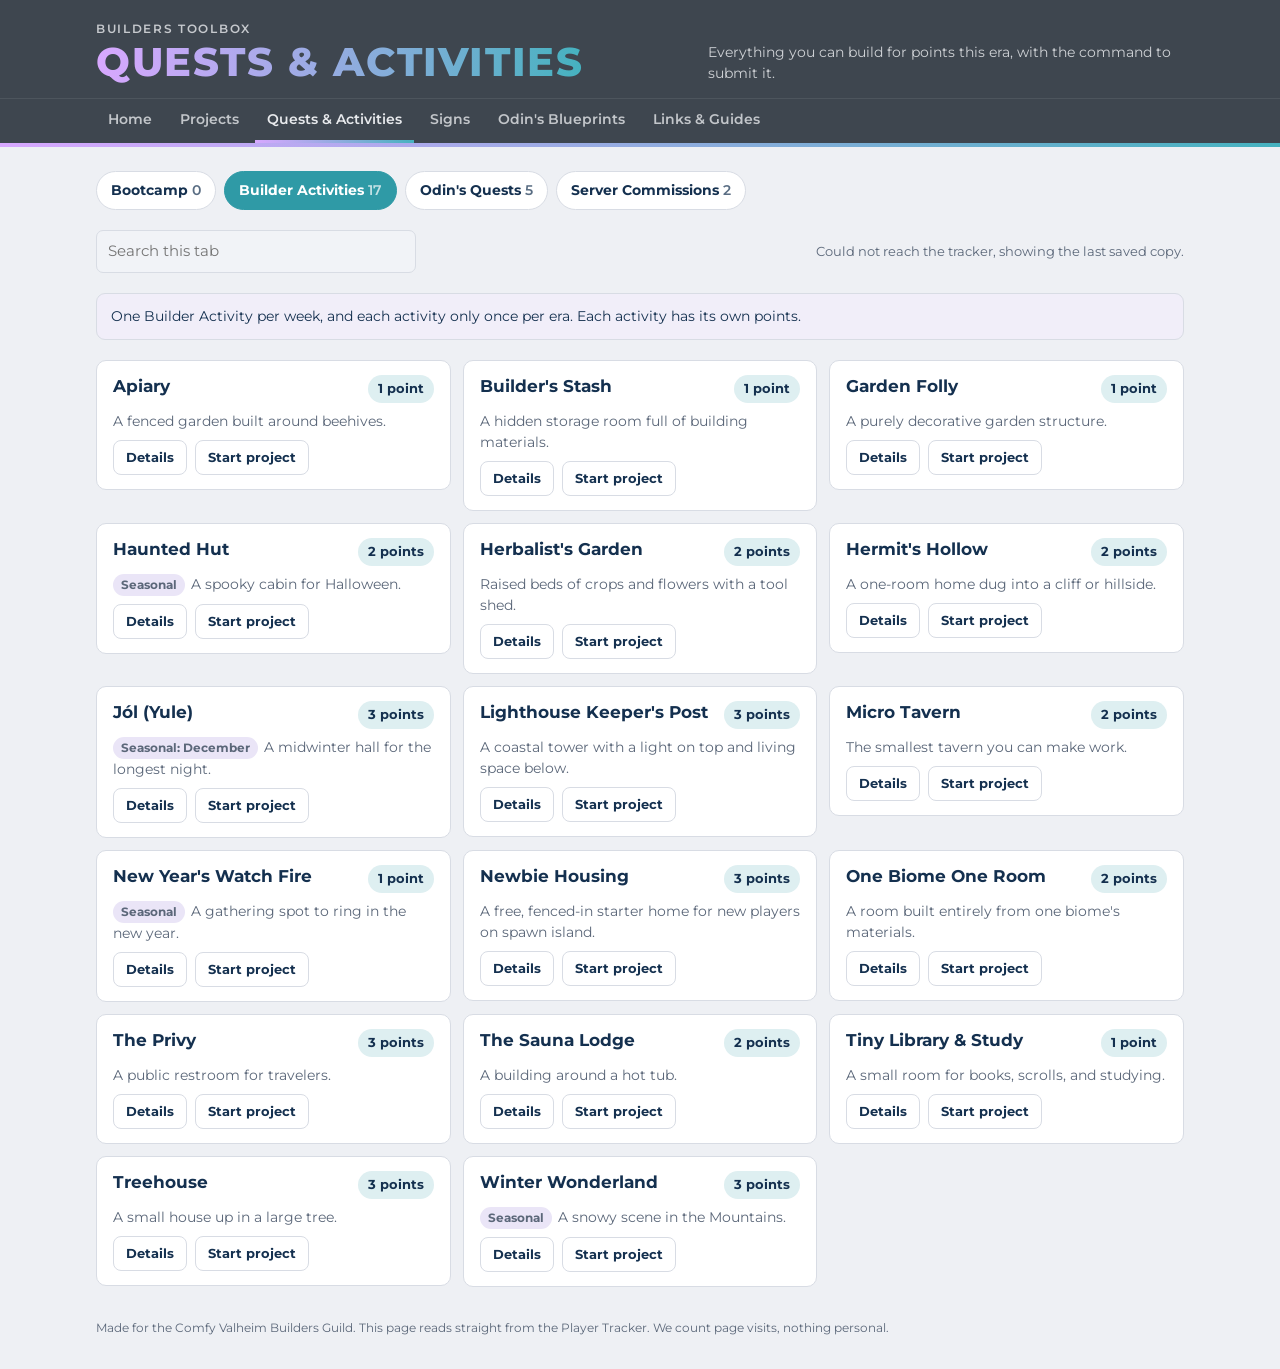
<file: quests.html>
<!DOCTYPE html>
<html lang="en">
<head>
<meta charset="utf-8">
<meta name="viewport" content="width=device-width, initial-scale=1, viewport-fit=cover">
<meta name="robots" content="noindex">
<title>Quests &amp; Activities</title>
<link rel="preconnect" href="https://fonts.googleapis.com">
<link rel="stylesheet" href="https://fonts.googleapis.com/css2?family=Montserrat:wght@400;500;600;700;800&family=Roboto+Mono:wght@500;600&display=swap">
<link rel="stylesheet" href="style.css">
<script src="timer-badge.js" defer></script>
<style>
main.wrap { padding-block: 24px 24px; display: grid; gap: 20px; }
[hidden] { display: none !important; }
.jump { display: flex; flex-wrap: wrap; gap: 8px; }
.jump a { text-decoration: none; font-weight: 700; font-size: 14px; color: var(--ink); padding: 8px 14px; border-radius: 999px; border: 1px solid var(--line); background: var(--card); }
.jump a:hover { border-color: var(--teal); }
.jump a[aria-current="true"] { background: var(--teal); border-color: var(--teal); color: #fff; }
.jump a .n { opacity: .7; font-weight: 600; margin-left: 4px; }
.top { display: flex; flex-wrap: wrap; gap: 10px; align-items: center; justify-content: space-between; }
.top input { max-width: 320px; }
.status { font-size: 13px; color: var(--soft); margin: 0; }
.intro { background: color-mix(in srgb, var(--violet) 12%, var(--card)); border: 1px solid var(--line); border-radius: 9px; padding: 12px 14px; font-size: 14px; line-height: 1.55; margin: 0; }
.intro p { margin: 0 0 6px; } .intro p:last-child { margin: 0; }
.cards { display: grid; grid-template-columns: repeat(auto-fill, minmax(300px, 1fr)); gap: 12px; align-items: start; }
.q { background: var(--card); border: 1px solid var(--line); border-radius: 10px; padding: 14px 16px; display: grid; gap: 8px; min-width: 0; }
.q.open { grid-column: 1 / -1; }
.q .hd { display: flex; justify-content: space-between; align-items: flex-start; gap: 10px; }
.q h3 { margin: 0; font-size: 17px; line-height: 1.3; }
.q .group { font-size: 12px; font-weight: 700; letter-spacing: .1em; text-transform: uppercase; color: var(--soft); margin: 0 0 2px; }
.pts { white-space: nowrap; font-weight: 700; font-size: 13px; padding: 4px 10px; border-radius: 999px; background: color-mix(in srgb, var(--teal) 16%, var(--card)); color: var(--ink); }
.tag { display: inline-block; font-size: 12px; font-weight: 700; padding: 2px 8px; border-radius: 999px; background: color-mix(in srgb, var(--violet) 18%, var(--card)); margin-right: 6px; }
.q .sum { margin: 0; color: var(--soft); font-size: 14px; }
.q .acts { display: flex; flex-wrap: wrap; gap: 8px; align-items: center; }
.q .acts button { font-size: 13px; padding: 7px 12px; }
.q .more { display: grid; gap: 10px; border-top: 1px solid var(--line); padding-top: 10px; }
.q .desc p { margin: 0 0 8px; line-height: 1.6; max-width: 70ch; }
.q .desc h4 { margin: 10px 0 4px; font-size: 12px; letter-spacing: .1em; text-transform: uppercase; color: var(--soft); }
.q .desc ul { margin: 0 0 8px; padding-left: 20px; display: grid; gap: 3px; }
.cmd { display: grid; gap: 6px; }
.cmd code { display: block; background: var(--code); border: 1px solid var(--line); border-radius: 7px; padding: 9px 11px; font-family: var(--f-mono, 'Roboto Mono', monospace); font-size: 12.5px; overflow-wrap: anywhere; }
.cmd .lbl { font-size: 12px; font-weight: 600; color: var(--soft); }
.cmd .note { font-size: 14px; font-weight: 600; }
.empty { color: var(--soft); font-size: 14px; }
</style>
<script data-goatcounter="https://comfy-builders-guild.goatcounter.com/count" async src="https://gc.zgo.at/count.js"></script>
</head>
<body>
<header class="band">
  <div class="wrap">
    <div>
      <p class="eyebrow">Builders Toolbox</p>
      <h1>QUESTS &amp; ACTIVITIES</h1>
    </div>
    <p class="tagline">Everything you can build for points this era, with the command to submit it.</p>
  </div>
  <nav class="tabs" aria-label="Toolbox"><div class="wrap">
    <a href="index.html">Home</a>
    <a href="projects.html">Projects</a>
    <a href="quests.html" aria-current="page">Quests &amp; Activities</a>
    <a href="signs.html">Signs</a>
    <a href="blueprints.html">Odin's Blueprints</a>
    <a href="links.html">Links &amp; Guides</a>
  </div></nav>
  <div class="stripe"></div>
</header>

<main class="wrap">
  <nav class="jump" id="tabs" aria-label="Sections"></nav>
  <div class="top">
    <input type="search" id="q" placeholder="Search this tab" aria-label="Search">
    <p class="status" id="status"></p>
  </div>
  <div class="intro" id="intro" hidden></div>
  <div class="cards" id="cards"></div>
</main>
<div class="toast" id="toast" hidden></div>
<footer class="wrap site">Made for the Comfy Valheim Builders Guild. This page reads straight from the Player Tracker. We count page visits, nothing personal.</footer>

<script>
(function () {
  // ================= EDIT THIS PART =================
  // The "Earning Points Data" tab, published to the web as CSV
  var CSV_URL = 'https://docs.google.com/spreadsheets/d/e/2PACX-1vTZ0pGSFpWaCp97TKZ8mh26bALm-CL-60fqg5eCPIbjc8WV_bH9tBm7IPzVKseOWDv0YXbnvum9RMtg/pub?gid=355181486&single=true&output=csv';
  // Tabs on this page (A to Z) and which Section names from the sheet go in each
  // The hidden "Bootcamp Data" tab, published to the web as CSV. Leave '' until it's published.
  var BOOTCAMP_URL = 'https://docs.google.com/spreadsheets/d/e/2PACX-1vTZ0pGSFpWaCp97TKZ8mh26bALm-CL-60fqg5eCPIbjc8WV_bH9tBm7IPzVKseOWDv0YXbnvum9RMtg/pub?gid=532734193&single=true&output=csv';
  var BOOTCAMP_INTRO = "Each week you'll add to or change the same house. This is about style, not function. You might not be able to get in through the front door, but it'd better look good.";
  var TABS = [
    { id: 'bootcamp', label: 'Bootcamp', bootcamp: true, project: { type: 'Neighborhood (Bootcamp)', field: 'week' } },
    { id: 'activities', label: 'Builder Activities', sections: ['Builder Activities'],
      intro: ['One Builder Activity per week, and each activity only once per era. Each activity has its own points.'],
      strip: ['One Builder Activity per week, and each activity only once per era.'],
      project: { type: 'Builder Activity', field: 'activity' } },
    { id: 'quests', label: "Odin's Quests", sections: ["Odin's Architect Quests"],
      intro: ["The stories on these quests are there to set the mood. Think of each one as a feel to aim for. Hit the must-haves, then make it your own: go bigger, add a twist, tell your own story. We love seeing builds that go way past what's written here."],
      liftPara: 'Every quest also needs',
      project: { type: "Odin's Architect Quest", field: 'quest' } },
    { id: 'server', label: 'Server Commissions', sections: ['Best West', 'Boss Huts'], showGroup: true,
      project: { byGroup: { 'Best West': { type: 'Best West Board', field: 'board' }, 'Boss Huts': { type: 'Boss Hut', field: 'hut' } } } }
  ];
  var KEY = 'buildersBuildTimer.v1';   // the Projects page's saved data
  var SNAPSHOT = [["Section", "Section Link", "Activity", "Rules Link", "Points", "Participation Credit", "Summary", "Description", "Command 1", "Command 2"], ["Builds & Commissions", "", "Commissions", "https://discord.com/channels/820120530107367435/1383653457721819186/1383653457721819186", "1 - 5", "No", "A build project between a client and a builder.", "A Build Project between two parties: a Client & a Builder. Commission time is required with picture(s).", "/builder submit_project project_client: project_type:Commission speciality_category: duration: image:", ""], ["Builds & Commissions", "", "Commissions (NDA)", "https://ptb.discord.com/channels/820120530107367435/1383653457721819186/1383653457721819186", "1 - 5", "No", "For builds for future Comfy content.", "Use \"Commission\" for the project type unless you are completing a build for a future Comfy Content (Creator Event, Guild location, Etc).", "/builder submit_project project_client: project_type:Commission (NDA) speciality_category: duration: image:", ""], ["Builds & Commissions", "", "Build Challenge", "", "1", "No", "Periodic challenges to try new styles or skills.", "Periodic Challenges to try new building styles or skills.", "/builder submit_project project_client:\u003c@1364749444935057529> project_type:Build Challenge speciality_category: duration: image:", ""], ["Builds & Commissions", "", "Showcase Build", "https://ptb.discord.com/channels/820120530107367435/1387220371727716442/1387220371727716442", "5-10", "No", "Show off your creativity, any size or style.", "An opportunity to showcase your creativity. Here size and building style are not important, only your vision or version of your idea.\n\nComfy Collabs that qualify should be submitted using this option.", "/builder submit_showcase_build speciality_category:Large Builds & Projects duration: image: image2: image3: image4: image5: notes:", ""], ["Events & Classes", "", "Builder Race", "https://ptb.discord.com/channels/820120530107367435/1384897278795317289/1384897278795317289", "1", "Yes", "Speed races to show your builder knowledge.", "Participate in one of our Speed Races & showcase your builder knowledge.", "Submitted by Staff!", ""], ["Events & Classes", "", "Hosted Class - Attendee", "https://ptb.discord.com/channels/820120530107367435/1384897278795317289/1384897278795317289", "1", "Yes", "Learn from your builder peers in a class.", "Learn from your builder peers in a builder class. Must attend at least 30 minutes.", "Submitted by class teacher", ""], ["Events & Classes", "", "Hosted Class - Teacher", "https://ptb.discord.com/channels/820120530107367435/1384897278795317289/1384897278795317289", "2", "Yes", "Teach your fellow builders a new skill.", "Teach your fellow builders a new skill or subject. Must have 10 attendees for 30 minutes minimum per teacher (2 teachers max).", "/builder submit_class participants: class_type:Hosted Class duration: hosted_class_notes: image:", ""], ["Events & Classes", "", "Impromptu Class - Attendee", "", "0.5", "", "", "", "Submitted by class teacher", ""], ["Events & Classes", "", "Impromptu Class - Teacher", "", "1", "", "", "", "/builder submit_class participants: class_type:Impromptu Class duration: image:", ""], ["Events & Classes", "", "Competitions", "", "As announced", "Yes", "Compete for the top spot in a category.", "An opportunity to vie for the top spot within a specific category or type of building. Top 3 will earn 3 points. Everyone else will earn 1.", "Use the bot command provided in the competition message.", ""], ["Builds & Commissions", "", "Portfolio", "", "0", "No", "Advertise the building you enjoy and your work.", "Advertise the type of building you enjoy & examples of your work. Must include 1 picture from the current Era.", "/builder submit_portfolio portfolio_prices: portfolio_1st_specialty: image:", ""], ["Odin’s Architect Quests", "", "Winter Stores", "", "1 - 5", "No", "Build the village's winter storehouse or cellar.", "The harvest is in, and the village has one job left before the snow: make it last until spring. Somewhere cool and tucked out of the wind, every barrel, sack, and shelf is spoken for. Whoever runs this place knows exactly what's in it and how long it'll hold...\n\nMust-haves:\n• Built partly into the ground or a hillside (a cellar, a dug-out, under a rock)\n• At least 4 different kinds of goods, stored in different ways (barrels, shelves, hanging, crates)\n• A way of keeping it organized, like signs, labels, or clear sections\n• A spot that belongs to the keeper (a desk, a stool and lantern, a tally on the wall)\n• Winter pressing in from outside: snow, frost, or a sealed-up entrance\n\nEvery quest also needs: a finished outside and a dressed-up inside; signs of use (something left mid-task, a personal touch, a reason it exists); a fit with the land (worked into the terrain, a path leading in, surroundings dressed); and lighting so it looks good after dark. You have 1 to 5 hours for each quest.", "/builder submit_project project_client: @comfybuilder project_type: Odin's Architect - Winter Stores speciality_category: Odin's Arch Quest duration: image:", ""], ["Odin’s Architect Quests", "", "Smokehouse", "", "1 - 5", "No", "Build a working smokehouse at the edge of camp.", "Thin smoke curls out of a little shed at the edge of camp, and everyone downwind knows exactly what's going on in there. This is a working building, so it should look worked in: a place to cut and prep, a place to smoke, and a growing pile of what's already done.\n\nMust-haves:\n• A smoke source with somewhere for the smoke to go (vent, chimney, or slatted roof)\n• At least 2 cooking stations\n• Meat at different stages: fresh, hanging to smoke, and finished and stored\n• A separate prep area from the smoking area\n• Fuel on hand, like a woodpile or stacked logs\n\nEvery quest also needs: a finished outside and a dressed-up inside; signs of use (something left mid-task, a personal touch, a reason it exists); a fit with the land (worked into the terrain, a path leading in, surroundings dressed); and lighting so it looks good after dark. You have 1 to 5 hours for each quest.", "/builder submit_project project_client: @comfybuilder project_type: Odin's Architect - Smokehouse speciality_category: Odin's Arch Quest duration: image:", ""], ["Odin’s Architect Quests", "", "Ice Fishing Hut", "", "1 - 5", "No", "Build a tiny shelter at the edge of the cold water.", "Out on the edge of the cold water, someone built a tiny shelter just big enough for a fire, a seat, and a lot of patience. They come back every day, whether the fish bite or not, so the hut has slowly filled up with their stuff and their stories.\n\nMust-haves:\n• Built at the water's edge or out over it (on a pier, stilts, or the shoreline)\n• A fire and somewhere to sit\n• Fishing gear and the day's catch on display\n• Signs of a regular: a tally of fish, a bed, a lucky charm, a carved sign\n\nEvery quest also needs: a finished outside and a dressed-up inside; signs of use (something left mid-task, a personal touch, a reason it exists); a fit with the land (worked into the terrain, a path leading in, surroundings dressed); and lighting so it looks good after dark. You have 1 to 5 hours for each quest.", "/builder submit_project project_client: @comfybuilder project_type: Odin's Architect - Ice Fishing Hut speciality_category: Odin's Arch Quest duration: image:", ""], ["Odin’s Architect Quests", "", "Snowed-In Workshop", "", "1 - 5", "No", "Build a crafter's workshop buried in snow.", "The snow is up to the windows, and the crafter inside could not care less. There's a project on the bench they've been chasing for weeks, tools everywhere, and a fire keeping their fingers working. You pick the craft (woodworker, smith, toymaker, something else), but nobody should need a sign to guess what they make.\n\nMust-haves:\n• An entrance that looks snowed in\n• A project visibly in progress\n• Tools and materials that match the craft\n• A hearth, forge, or fire with proper venting\n• A spot where the crafter eats, rests, and sleeps between work\n\nEvery quest also needs: a finished outside and a dressed-up inside; signs of use (something left mid-task, a personal touch, a reason it exists); a fit with the land (worked into the terrain, a path leading in, surroundings dressed); and lighting so it looks good after dark. You have 1 to 5 hours for each quest.", "/builder submit_project project_client: @comfybuilder project_type: Odin's Architect - Snowed-In Workshop speciality_category: Odin's Arch Quest duration: image:", ""], ["Odin’s Architect Quests", "", "Signal Fire Post", "", "1 - 5", "No", "Build a watchtower home with a signal fire on top.", "High on a cold ridge, a stone watchtower keeps an eye on the hills. Up top, a fire is stacked and ready to light the moment trouble shows. Down below, the keeper has turned the tower into a home for the long winter: somewhere to sleep, eat, and stay warm between watches.\n\nMust-haves:\n• A tower at least 3 floors or levels tall, built on high ground\n• A signal fire at the top, ready to light (or already lit)\n• A home inside: a bed, a hearth, a kitchen, and a small workshop with at least one work table\n• A watch log or lookout spot\n• A way up that feels part of the build, like a winding stair, ladders, or a cliff path\n\nEvery quest also needs: a finished outside and a dressed-up inside; signs of use (something left mid-task, a personal touch, a reason it exists); a fit with the land (worked into the terrain, a path leading in, surroundings dressed); and lighting so it looks good after dark. You have 1 to 5 hours for each quest.", "/builder submit_project project_client: @comfybuilder project_type: Odin's Architect - Signal Fire Post speciality_category: Odin's Arch Quest duration: image:", ""], ["Slayers", "https://discord.com/channels/820120530107367435/1387233164166037715/1514458939864125533", "Tower Defence Event", "", "1", "No", "Be the builder in the Slayer Tower Defense event.", "Participate as the Builder in the Slayer Tower Defense event.", "/builder submit_collab collab_name:Tower Defence Event duration: collab_url: image:", ""], ["Slayers", "https://discord.com/channels/820120530107367435/1387233164166037715/1514458939864125533", "Fight Club", "https://docs.google.com/spreadsheets/d/1Xij6i1JIUT8iAdVgMDuwy9JzZGvMaU0xv85pSJZmElM/edit?gid=202732672", "1 or 5", "No", "Complete the Fight Club summon with the Slayers.", "Complete the Fight Club summon with the Slayers.\n\nIf submitting as a Showcase Build, please supply 1 portal tag to Builders.", "/builder submit_collab collab_name:Fight Club duration: collab_url: image:", "/builder submit_showcase_build speciality_category:Large Builds & Projects duration: image: image2: image3: image4: image5: notes:Fight Club"], ["Slayers", "https://discord.com/channels/820120530107367435/1387233164166037715/1514458939864125533", "Dedication", "https://docs.google.com/spreadsheets/d/1Xij6i1JIUT8iAdVgMDuwy9JzZGvMaU0xv85pSJZmElM/edit?gid=202732672", "1 or 5", "No", "Complete the Dedication summon with the Slayers.", "Complete the Dedication summon with the Slayers.\n\nIf submitting as a Showcase Build, please supply 1 portal tag to Builders.", "/builder submit_collab collab_name:Dedication duration: collab_url: image:", "/builder submit_showcase_build speciality_category:Large Builds & Projects duration: image: image2: image3: image4: image5: notes:Dedication"], ["Slayers", "https://discord.com/channels/820120530107367435/1387233164166037715/1514458939864125533", "Shrine of Smoke", "https://docs.google.com/spreadsheets/d/1Xij6i1JIUT8iAdVgMDuwy9JzZGvMaU0xv85pSJZmElM/edit?gid=202732672", "1 or 5", "No", "Complete the Shrine of Smoke summon with the Slayers.", "Complete the Shrine of Smoke summon with the Slayers.\n\nIf submitting as a Showcase Build, please supply 1 portal tag to Builders.", "/builder submit_collab collab_name:Shrine of Smoke duration: collab_url: image:", "/builder submit_showcase_build speciality_category:Large Builds & Projects duration: image: image2: image3: image4: image5: notes:Shrine of Smoke"], ["Slayers", "https://discord.com/channels/820120530107367435/1387233164166037715/1514458939864125533", "Training Grounds", "https://docs.google.com/spreadsheets/d/1Xij6i1JIUT8iAdVgMDuwy9JzZGvMaU0xv85pSJZmElM/edit?gid=202732672", "1 or 5", "No", "Complete the Training Grounds summon with the Slayers.", "Complete the Training Grounds summon with the Slayers.\n\nIf submitting as a Showcase Build, please supply 1 portal tag to Builders.", "/builder submit_collab collab_name:Grand Training Grounds duration: collab_url: image:", "/builder submit_showcase_build speciality_category:Large Builds & Projects duration: image: image2: image3: image4: image5: notes:Grand Training"], ["Explorers", "https://discord.com/channels/820120530107367435/1387233164166037715/1387234141946253484", "Guiding the Lost", "https://docs.google.com/spreadsheets/d/1Fo4gxiYKbppQwH0Si-QCHvxwzsHV4vquFvIiAxwOS4s/edit?gid=1874077560", "1 or 5", "No", "Complete the Guiding the Lost AP task.", "Complete the Guiding the Lost AP task with the Explorers.\n\nIf submitting as a Showcase Build, please supply 1 portal tag to Builders.", "/builder submit_collab collab_name:Guiding the Lost duration: collab_url: image:", "/builder submit_showcase_build speciality_category:Large Builds & Projects duration: image: image2: image3: image4: image5: notes:Guiding the Lost"], ["Explorers", "https://discord.com/channels/820120530107367435/1387233164166037715/1387234141946253484", "Frontier Foundations", "https://docs.google.com/spreadsheets/d/1Fo4gxiYKbppQwH0Si-QCHvxwzsHV4vquFvIiAxwOS4s/edit?gid=1874077560", "1 - 5", "No", "Complete the Frontier Foundations AP task.", "Complete the Frontier Foundations AP task with the Explorers.", "Submit this as a Commission.", ""], ["Explorers", "https://discord.com/channels/820120530107367435/1387233164166037715/1387234141946253484", "Oathbound", "https://docs.google.com/spreadsheets/d/1Fo4gxiYKbppQwH0Si-QCHvxwzsHV4vquFvIiAxwOS4s/edit?gid=1472277909", "1", "No", "Complete the Oathbound achievement.", "Complete the Oathbound achievement with the Explorers.", "/builder submit_collab collab_name:Oathbound duration: collab_url: image:", ""], ["Mages", "https://discord.com/channels/820120530107367435/1387233164166037715/1387234545140498542", "Astral Observatory", "https://docs.google.com/spreadsheets/d/16XAv5hg4eb2xJwclZDMLn3MzVtj7Ril4uH8FQ7bFxJk/edit?gid=1320924667", "1 or 5", "No", "Complete the Astral Observatory IP task.", "Complete the Astral Observatory IP task with the Mages.\n\nIf submitting as a Showcase Build, please supply 1 portal tag to Builders + 1 to Mages.", "/builder submit_collab collab_name:Astral Observatory duration: collab_url: image:", "/builder submit_showcase_build speciality_category:Large Builds & Projects duration: image: image2: image3: image4: image5: notes:Astral Observatory"], ["Mages", "https://discord.com/channels/820120530107367435/1387233164166037715/1387234545140498542", "Obelisk of Grimoire", "https://docs.google.com/spreadsheets/d/16XAv5hg4eb2xJwclZDMLn3MzVtj7Ril4uH8FQ7bFxJk/edit?gid=1320924667", "1 or 5", "No", "Complete the Obelisk of Grimoire IP task.", "Complete the Obelisk of Grimoire IP task with the Mages.", "/builder submit_collab collab_name:Obelisk of Grimoire duration: collab_url: image:", "/builder submit_showcase_build speciality_category:Large Builds & Projects duration: image: image2: image3: image4: image5: notes:Obelisk of Grimoire"], ["Hobbits", "https://discord.com/channels/820120530107367435/1387233164166037715/1387234173562916927", "Fangorn Forest", "https://docs.google.com/spreadsheets/d/1QaEU6OjLw92RzvU-8kDwNlJ-TN5102C5uN_JLf_yF4Y/edit?gid=194136419", "1 or 5", "No", "Complete the Fangorn Forest quest.", "Complete the Fangorn Forest quest with the Hobbits.\n\nIf submitting as a Showcase Build, please supply 1 portal tag to Builders.", "/builder submit_collab collab_name:Fangorn Forest duration: collab_url: image:", "/builder submit_showcase_build speciality_category:Large Builds & Projects duration: image: image2: image3: image4: image5: notes:Fangorn Forest"], ["Hobbits", "https://discord.com/channels/820120530107367435/1387233164166037715/1387234173562916927", "Hobbit Handiwork", "https://docs.google.com/spreadsheets/d/1QaEU6OjLw92RzvU-8kDwNlJ-TN5102C5uN_JLf_yF4Y/edit?gid=194136419", "0.5", "No", "Complete the Hobbit Handiwork quest.", "Complete the Hobbit Handiwork quest with the Hobbits.", "/builder submit_collab collab_name:Hobbit Handiwork duration: collab_url: image:", ""], ["Hobbits", "https://discord.com/channels/820120530107367435/1387233164166037715/1387234173562916927", "Comforts of Home", "https://docs.google.com/spreadsheets/d/1QaEU6OjLw92RzvU-8kDwNlJ-TN5102C5uN_JLf_yF4Y/edit?gid=194136419", "0.5", "No", "Complete the Comforts of Home quest.", "Complete the Comforts of Home quest with the Hobbits.", "/builder submit_collab collab_name:Comforts of Home 1 duration: collab_url: image:", ""], ["Hobbits", "https://discord.com/channels/820120530107367435/1387233164166037715/1387234173562916927", "Comforts of Home II", "https://docs.google.com/spreadsheets/d/1QaEU6OjLw92RzvU-8kDwNlJ-TN5102C5uN_JLf_yF4Y/edit?gid=194136419", "0.5", "No", "Complete the Comforts of Home II quest.", "Complete the Comforts of Home II quest with the Hobbits.", "/builder submit_collab collab_name:Comforts of Home 2 duration: collab_url: image:", ""], ["Merchants", "https://discord.com/channels/820120530107367435/1387233164166037715/1514458511986393088", "Home Improvement", "https://docs.google.com/spreadsheets/d/1b4_ha5lrv_pztR8WAinmbY2iCUSzfn9JEITuI4_i22I/edit?gid=59617747", "1 - 5", "No", "Help a merchant earn the Home Improvement Token.", "Complete a commission for a merchant looking to complete the Home Improvement Token.", "Submit this as a Commission.", ""], ["Best West", "https://discord.com/channels/820120530107367435/1387233164166037715/1387233382752190595", "Recruitment Board", "", "1 - 5", "No", "Build a guild recruitment board for Best West.", "Build a Guild Recruitment Board for Best West.", "/builder submit_project project_client:@ComfyBestWest#2833 project_type:Commission speciality_category: duration: image:", ""], ["Boss Huts", "https://discord.com/channels/820120530107367435/1387233164166037715/1514458571134210249", "Boss Huts", "", "1 - 5", "No", "Build a boss hut for the Nexus.", "Build a Boss Hut for the Nexus.", "/builder submit_project project_client:NexusKeeper project_type:Commission speciality_category: duration: image:", ""], ["Builder Activities", "", "Builder's Stash", "", "1", "No", "A hidden storage room full of building materials.", "A hidden storage room full of building materials (chests, stacked wood, stone, and other building supplies), with an entrance that's hidden, like a fake wall, a trapdoor in the floor, or a door into a hillside. One Builder Activity per week, and each activity only once per era.", "/builder submit_project project_client:\u003c@1364749444935057529> project_type:Builder Activities speciality_category:Builder Activities - Builder's Stash duration: image:", ""], ["Builder Activities", "", "Hermit's Hollow", "", "2", "No", "A one-room home dug into a cliff or hillside.", "A one-room home dug under a rock on a cliff or hillside, with a bed, a fire, and storage. One Builder Activity per week, and each activity only once per era.", "/builder submit_project project_client:\u003c@1364749444935057529> project_type:Builder Activities speciality_category:Builder Activities - Hermit's Hollow duration: image:", ""], ["Builder Activities", "", "Lighthouse Keeper's Post", "", "3", "No", "A coastal tower with a light on top and living space below.", "A tower on the coast with a fire or lighting at the top and a small living space within with a hearth, bed, table and decoration. One Builder Activity per week, and each activity only once per era.", "/builder submit_project project_client:\u003c@1364749444935057529> project_type:Builder Activities speciality_category:Builder Activities - Lighthouse Keeper's Post duration: image:", ""], ["Builder Activities", "", "Garden Folly", "", "1", "No", "A purely decorative garden structure.", "A decorative garden structure, like a gazebo, an archway, or a pretend ruin, set in a garden with paths and plants. One Builder Activity per week, and each activity only once per era.", "/builder submit_project project_client:\u003c@1364749444935057529> project_type:Builder Activities speciality_category:Builder Activities - Garden Folly duration: image:", ""], ["Builder Activities", "", "One Biome One Room", "", "2", "No", "A room built entirely from one biome's materials.", "A single room where every building piece and decoration comes from the same biome, like all swamp or all Mistlands. One Builder Activity per week, and each activity only once per era.", "/builder submit_project project_client:\u003c@1364749444935057529> project_type:Builder Activities speciality_category:Builder Activities - One Biome One Room duration: image:", ""], ["Builder Activities", "", "Micro Tavern", "", "2", "No", "The smallest tavern you can make work.", "The smallest tavern you can make work, with a bar counter, mead barrels or kegs, a fire, and seating for just a few guests. Make it feel cozy and inviting. One Builder Activity per week, and each activity only once per era.", "/builder submit_project project_client:\u003c@1364749444935057529> project_type:Builder Activities speciality_category:Builder Activities - Micro Tavern duration: image:", ""], ["Builder Activities", "", "The Privy", "", "3", "No", "A public restroom for travelers.", "A public restroom for travelers, with an outhouse-style building, a few stalls with seats, a water barrel or basin to wash up, and a lantern so nobody gets lost at night. One Builder Activity per week, and each activity only once per era.", "/builder submit_project project_client:\u003c@1364749444935057529> project_type:Builder Activities speciality_category:Builder Activities - The Privy duration: image:", ""], ["Builder Activities", "", "Tiny Library & Study", "", "1", "No", "A small room for books, scrolls, and studying.", "A small room with shelves of books and scrolls, a desk and chair for studying, and good lighting to read by. One Builder Activity per week, and each activity only once per era.", "/builder submit_project project_client:\u003c@1364749444935057529> project_type:Builder Activities speciality_category:Builder Activities - Tiny Library & Study duration: image:", ""], ["Builder Activities", "", "Herbalist's Garden", "", "2", "No", "Raised beds of crops and flowers with a tool shed.", "Planted crops and flowers in raised beds, with a small shed for tools and seeds. One Builder Activity per week, and each activity only once per era.", "/builder submit_project project_client:\u003c@1364749444935057529> project_type:Builder Activities speciality_category:Builder Activities - Herbalist's Garden duration: image:", ""], ["Builder Activities", "", "Apiary", "", "1", "No", "A fenced garden built around beehives.", "A fenced in garden built around beehives, with flowers and a path to collect the honey. One Builder Activity per week, and each activity only once per era.", "/builder submit_project project_client:\u003c@1364749444935057529> project_type:Builder Activities speciality_category:Builder Activities - Apiary duration: image:", ""], ["Builder Activities", "", "The Sauna Lodge", "", "2", "No", "A building around a hot tub.", "A building around a hot tub, with benches and a place to change and store clothing and towels. One Builder Activity per week, and each activity only once per era.", "/builder submit_project project_client:\u003c@1364749444935057529> project_type:Builder Activities speciality_category:Builder Activities - The Sauna Lodge duration: image:", ""], ["Builder Activities", "", "Treehouse", "", "3", "No", "A small house up in a large tree.", "A small decorated house built up in a large tree, off the ground, with a ladder or stairs to get up and a floor or platform resting in the branches. One Builder Activity per week, and each activity only once per era.", "/builder submit_project project_client:\u003c@1364749444935057529> project_type:Builder Activities speciality_category:Builder Activities - Treehouse duration: image:", ""], ["Builder Activities", "", "Haunted Hut", "", "2", "No", "A spooky cabin for Halloween. (Seasonal)", "Seasonal. A spooky cabin for Halloween, decorated with Jack-o-turnips. One Builder Activity per week, and each activity only once per era.", "/builder submit_project project_client:\u003c@1364749444935057529> project_type:Builder Activities speciality_category:Builder Activities - Haunted Hut duration: image:", ""], ["Builder Activities", "", "Jól (Yule)", "", "3", "No", "A midwinter hall for the longest night. (Seasonal: December)", "Seasonal, open in December. A midwinter hall with a large central fire, a feast table, and Yule decorations like the Yule tree, wreaths, and mistletoe. One Builder Activity per week, and each activity only once per era.", "/builder submit_project project_client:\u003c@1364749444935057529> project_type:Builder Activities speciality_category:Builder Activities - Jól (Yule) duration: image:", ""], ["Builder Activities", "", "New Year's Watch Fire", "", "1", "No", "A gathering spot to ring in the new year. (Seasonal)", "Seasonal, open late December into January. A gathering spot built around a big fire on high ground, with seating, torches or lanterns around it, and a table for food and drinks. One Builder Activity per week, and each activity only once per era.", "/builder submit_project project_client:\u003c@1364749444935057529> project_type:Builder Activities speciality_category:Builder Activities - New Year's Watch Fire duration: image:", ""], ["Builder Activities", "", "Winter Wonderland", "", "3", "No", "A snowy scene in the Mountains. (Seasonal)", "Seasonal, open December to February. A snowy scene in the Mountains, with snow-covered roofs and paths, lanterns, a frozen pond or decorated trees, and a cozy spot to warm up by a fire. One Builder Activity per week, and each activity only once per era.", "/builder submit_project project_client:\u003c@1364749444935057529> project_type:Builder Activities speciality_category:Builder Activities - Winter Wonderland duration: image:", ""], ["Builder Activities", "", "Newbie Housing", "", "3", "No", "A free, fenced-in starter home for new players on spawn island.", "A free starter home for new players on spawn island.\nRequirements:\n• No bigger than 8x8\n• Fenced in, with room for a small garden, and space set aside for a smelter and a kiln\n• 1 portal connected to the Newbie Housing portal hub (reached through Builder HQ)\n• 1 ward that isn't activated\n• A bed\n• A level 3 workbench with small storage\n• A cooking area with cooking storage\n• 3 stacks of wood in a chest\n• Comfort 10\n• A sign at the front door: \"Builders Guild - Newbie Housing. To claim, put your name on the sign and start living in it.\"\n• Screenshots need to show every requirement", "/builder submit_project project_client:\u003c@1364749444935057529> project_type:Builder Activities speciality_category:Builder Activities - Newbie Housing duration: image:", ""], ["Rangers", "https://discord.com/channels/820120530107367435/1387233164166037715/1514458801250767039", "Ranger Stations - Mountain Retreat", "https://docs.google.com/spreadsheets/d/1iRH4C7ml1sJIiX_O175pBhP0m78sWjBM9-i37DWtCdc/edit?gid=897323579", "0.5", "No", "Complete the Mountain Retreat Ranger Station.", "Complete the Mountain Retreat Ranger Station with the Rangers.", "/builder submit_collab collab_name:Ranger Stations - Mountain Retreat duration: collab_url: image:", ""], ["Rangers", "https://discord.com/channels/820120530107367435/1387233164166037715/1514458801250767039", "Ranger Stations - Igloo", "https://docs.google.com/spreadsheets/d/1iRH4C7ml1sJIiX_O175pBhP0m78sWjBM9-i37DWtCdc/edit?gid=897323579", "0.5", "No", "Complete the Igloo Ranger Station.", "Complete the Igloo Ranger Station with the Rangers.", "/builder submit_collab collab_name:Ranger Stations - Igloo duration: collab_url: image:", ""], ["Rangers", "https://discord.com/channels/820120530107367435/1387233164166037715/1514458801250767039", "Ranger Stations - Demistification", "https://docs.google.com/spreadsheets/d/1iRH4C7ml1sJIiX_O175pBhP0m78sWjBM9-i37DWtCdc/edit?gid=897323579", "0.5", "No", "Complete the Demistification Ranger Station.", "Complete the Demistification Ranger Station with the Rangers.", "/builder submit_collab collab_name:Ranger Stations - Demistification duration: collab_url: image:", ""]];        // copy of the sheet, used only if the live sheet can't be reached
  // ==================================================

  var $ = function (id) { return document.getElementById(id); };
  var az = function (a, b) { return String(a).localeCompare(String(b), undefined, { numeric: true, sensitivity: 'base' }); };
  function esc(t) { return String(t == null ? '' : t).replace(/[&<>"']/g, function (c) { return { '&': '&amp;', '<': '&lt;', '>': '&gt;', '"': '&quot;', "'": '&#39;' }[c]; }); }
  function norm(t) { return String(t || '').replace(/[‘’]/g, "'").trim(); }
  function store(k, v) { try { if (v === undefined) return localStorage.getItem(k); localStorage.setItem(k, v); } catch (e) { return null; } }
  var tt; function toast(m) { var el = $('toast'); el.textContent = m; el.hidden = false; clearTimeout(tt); tt = setTimeout(function () { el.hidden = true; }, 2600); }
  function copy(text, done) {
    var fb = function () { var ta = document.createElement('textarea'); ta.value = text; ta.style.position = 'fixed'; ta.style.opacity = '0'; document.body.appendChild(ta); ta.select(); var ok = false; try { ok = document.execCommand('copy'); } catch (e) {} ta.remove(); toast(ok ? done : 'Select the text and copy it by hand.'); };
    try { navigator.clipboard.writeText(text).then(function () { toast(done); }, fb); } catch (e) { fb(); }
  }

  function parseCSV(text) {
    var rows = [], row = [], f = '', q = false;
    for (var i = 0; i < text.length; i++) {
      var c = text[i];
      if (q) { if (c === '"') { if (text[i + 1] === '"') { f += '"'; i++; } else q = false; } else f += c; }
      else if (c === '"') q = true;
      else if (c === ',') { row.push(f); f = ''; }
      else if (c === '\n') { row.push(f); rows.push(row); row = []; f = ''; }
      else if (c !== '\r') f += c;
    }
    if (f !== '' || row.length) { row.push(f); rows.push(row); }
    return rows;
  }

  var ITEMS = [], WEEKS = [], tab = 'activities', openId = null, bcOpened = false;

  function loadWeeks(rows) {
    var head = (rows[0] || []).map(function (h) { return norm(h).toLowerCase(); });
    var c = function (n) { return head.indexOf(n); };
    if (c('week') < 0 || c('status') < 0) return false;
    WEEKS = rows.slice(1).filter(function (r) { return norm(r[c('week')]); }).map(function (r) {
      var g = function (n) { return c(n) < 0 ? '' : String(r[c(n)] || '').trim(); };
      return { id: 'w' + g('week'), week: g('week'), out: /^out$/i.test(g('status')), name: g('title'), opens: g('opens'), due: g('due'),
        wisdom: g('builder wisdom'), reqs: g('requirements'), c1: g('command') };
    }).sort(function (a, b) { return Number(a.week) - Number(b.week); });
    return true;
  }

  function load(rows) {
    var head = (rows[0] || []).map(function (h) { return norm(h).toLowerCase(); });
    var col = function (n) { return head.indexOf(n); };
    var C = { section: col('section'), name: col('activity'), rules: col('rules link'), points: col('points'), summary: col('summary'), desc: col('description'), c1: col('command 1'), c2: col('command 2') };
    if (C.name < 0 || C.section < 0) return false;
    ITEMS = rows.slice(1).map(function (r, i) {
      var g = function (k) { return C[k] < 0 ? '' : norm(r[C[k]]); };
      var summary = g('summary'), tag = '';
      var m = summary.match(/\s*\((Seasonal[^)]*)\)\s*$/i);
      if (m) { tag = m[1]; summary = summary.slice(0, m.index); }
      return { id: 'i' + i, section: g('section'), name: g('name'), rules: g('rules'), points: g('points'), summary: summary, tag: tag,
        desc: String(C.desc < 0 ? '' : (r[C.desc] || '')).replace(/[‘’]/g, "'").trim(), c1: g('c1'), c2: g('c2') };
    }).filter(function (x) { return x.name; });
    return true;
  }

  function tabOf(id) { return TABS.filter(function (t) { return t.id === id; })[0] || TABS.filter(function (t) { return t.id === 'activities'; })[0]; }
  function itemsFor(t) { if (t.bootcamp) return WEEKS.filter(function (w) { return w.out; }); return ITEMS.filter(function (x) { return t.sections.indexOf(x.section) >= 0; }); }
  function pts(p) {
    if (!p) return '';
    if (/^[\d.]+$/.test(p)) return p + (p === '1' ? ' point' : ' points');
    if (/^[\d.]+\s*(-|or)\s*[\d.]+$/.test(p)) return p.replace(/\s*-\s*/, ' to ').replace(/\s*or\s*/, ' or ') + ' points';
    return p;
  }

  // description text -> paragraphs, small headings and bullet lists
  function descHTML(text, t) {
    var paras = text.split(/\n\s*\n/);
    if (t.liftPara) paras = paras.filter(function (p) { return p.trim().indexOf(t.liftPara) !== 0; });
    var out = '';
    paras.forEach(function (p) {
      (t.strip || []).forEach(function (s) { p = p.split(s).join(''); });
      var lines = p.split('\n').map(function (l) { return l.trim(); }).filter(Boolean);
      var list = [];
      var flush = function () { if (list.length) { out += '<ul>' + list.map(function (l) { return '<li>' + esc(l) + '</li>'; }).join('') + '</ul>'; list = []; } };
      lines.forEach(function (l) {
        if (/^[•\-*]\s*/.test(l)) list.push(l.replace(/^[•\-*]\s*/, ''));
        else if (/^[^.]{2,30}:$/.test(l)) { flush(); out += '<h4>' + esc(l.slice(0, -1)) + '</h4>'; }
        else { flush(); out += '<p>' + esc(l) + '</p>'; }
      });
      flush();
    });
    return out;
  }

  function isCmd(c) { return /^\//.test(c); }
  function cmdHTML(c, label, n, btn) {
    if (!c) return '';
    if (!isCmd(c)) return '<div class="cmd"><span class="lbl">' + esc(label) + '</span><span class="note">' + esc(c) + '</span></div>';
    return '<div class="cmd"><span class="lbl">' + esc(label) + '</span><code>' + esc(c) + '</code>' +
      '<button type="button" data-act="copy" data-c="' + (n || 1) + '" style="justify-self:start">' + esc(btn || 'Copy submit command') + '</button></div>';
  }

  function renderTabs() {
    $('tabs').innerHTML = TABS.map(function (t) {
      return '<a href="#' + t.id + '" data-tab="' + t.id + '" aria-current="' + (t.id === tab) + '">' + esc(t.label) + '<span class="n">' + itemsFor(t).length + '</span></a>';
    }).join('');
  }

  function reqHTML(text) {
    var out = '', list = [], sub = null;
    var flush = function () { if (list.length) { out += '<ul>' + list.map(function (l) { return '<li>' + esc(l.t) + (l.sub.length ? '<ul>' + l.sub.map(function (x) { return '<li>' + esc(x) + '</li>'; }).join('') + '</ul>' : '') + '</li>'; }).join('') + '</ul>'; list = []; } };
    text.split('\n').forEach(function (l) {
      if (/^\s{2,}-\s/.test(l) && list.length) list[list.length - 1].sub.push(l.replace(/^\s*-\s/, ''));
      else if (/^-\s/.test(l)) list.push({ t: l.slice(2), sub: [] });
      else if (l.trim()) { flush(); out += '<p>' + esc(l.trim()) + '</p>'; }
    });
    flush();
    return out;
  }

  function renderBootcamp(t) {
    var out = WEEKS.filter(function (w) { return w.out; }), coming = WEEKS.filter(function (w) { return !w.out; });
    var latest = out.length ? out[out.length - 1].id : null;
    if (!bcOpened && latest) { openId = latest; bcOpened = true; }
    var intro = [BOOTCAMP_INTRO];
    if (!WEEKS.length) intro.push('Bootcamp weeks show up here as they are given out.');
    else if (!out.length) intro.push('Bootcamp starts ' + coming[0].opens + '. Each new week shows up here when it is given out.');
    else if (coming.length) intro.push('Week ' + coming[0].week + ' opens ' + coming[0].opens + '.');
    else intro.push('All ' + out.length + ' weeks are out. Finish strong!');
    $('intro').hidden = false;
    $('intro').innerHTML = intro.map(function (p, i) { return '<p' + (i ? ' style="font-weight:700"' : '') + '>' + esc(p) + '</p>'; }).join('');
    var term = $('q').value.trim().toLowerCase();
    var list = out.filter(function (w) { return !term || (w.name + ' ' + w.reqs + ' ' + w.wisdom).toLowerCase().indexOf(term) >= 0; });
    if (!list.length) { $('cards').innerHTML = out.length ? '<p class="empty">Nothing matches that search.</p>' : ''; return; }
    $('cards').innerHTML = list.map(function (w) {
      var open = w.id === openId;
      return '<article class="q' + (open ? ' open' : '') + '" data-id="' + w.id + '">' +
        '<div class="hd"><div><p class="group">Week ' + esc(w.week) + (w.id === latest ? ' · this week' : '') + '</p><h3>' + esc(w.name) + '</h3></div></div>' +
        (w.due ? '<p class="sum">Due ' + esc(w.due) + '</p>' : '') +
        '<div class="acts"><button type="button" data-act="more" aria-expanded="' + open + '">' + (open ? 'Less' : 'Details') + '</button>' +
        '<button type="button" data-act="proj">Start project</button></div>' +
        (open ? '<div class="more"><div class="desc">' + (w.wisdom ? '<h4>Builder Wisdom</h4><p><em>' + esc(w.wisdom) + '</em></p>' : '') +
          '<h4>Requirements</h4>' + reqHTML(w.reqs) + '</div>' + cmdHTML(w.c1, 'Command to submit') +
          (w.due ? '<p class="sum" style="margin:0">Full point until ' + esc(w.due) + ', half a point after.</p>' : '') + '</div>' : '') +
        '</article>';
    }).join('');
  }

  function render() {
    var t = tabOf(tab);
    renderTabs();
    if (t.bootcamp) { renderBootcamp(t); return; }
    var intro = (t.intro || []).slice();
    if (t.liftPara) {
      var src = itemsFor(t)[0];
      var lifted = src && src.desc.split(/\n\s*\n/).filter(function (p) { return p.trim().indexOf(t.liftPara) === 0; })[0];
      if (lifted) intro.push(lifted.trim());
    }
    $('intro').hidden = !intro.length;
    $('intro').innerHTML = intro.map(function (p) { return '<p>' + esc(p) + '</p>'; }).join('');
    var term = $('q').value.trim().toLowerCase();
    var list = itemsFor(t).filter(function (x) { return !term || (x.name + ' ' + x.summary + ' ' + x.desc + ' ' + x.section).toLowerCase().indexOf(term) >= 0; });
    list.sort(function (a, b) { return t.showGroup ? (az(a.section, b.section) || az(a.name, b.name)) : az(a.name, b.name); });
    if (!list.length) { $('cards').innerHTML = '<p class="empty">' + (term ? 'Nothing matches that search.' : 'Nothing here yet this era.') + '</p>'; return; }
    $('cards').innerHTML = list.map(function (x) {
      var open = x.id === openId;
      var proj = t.project && (t.project.byGroup ? t.project.byGroup[x.section] : t.project);
      return '<article class="q' + (open ? ' open' : '') + '" data-id="' + x.id + '">' +
        '<div class="hd"><div>' + (t.showGroup ? '<p class="group">' + esc(x.section) + '</p>' : '') + '<h3>' + esc(x.name) + '</h3></div>' +
        (x.points ? '<span class="pts">' + esc(pts(x.points)) + '</span>' : '') + '</div>' +
        '<p class="sum">' + (x.tag ? '<span class="tag">' + esc(x.tag) + '</span>' : '') + esc(x.summary) + '</p>' +
        '<div class="acts"><button type="button" data-act="more" aria-expanded="' + open + '">' + (open ? 'Less' : 'Details') + '</button>' +
        (proj ? '<button type="button" data-act="proj">Start project</button>' : '') + '</div>' +
        (open ? '<div class="more"><div class="desc">' + descHTML(x.desc, t) + '</div>' +
          cmdHTML(x.c1, x.c2 ? 'Command' : 'Command to submit') +
          (x.c2 ? cmdHTML(x.c2, 'Or, as a Showcase Build', 2, 'Copy Showcase submit command') : '') +
          (/^https:\/\//.test(x.rules) ? '<a href="' + esc(x.rules) + '" target="_blank" rel="noopener">Read the full rules ↗</a>' : '') + '</div>' : '') +
        '</article>';
    }).join('');
  }

  function find(id) { return ITEMS.concat(WEEKS).filter(function (x) { return x.id === id; })[0]; }

  function startProject(x) {
    var t = tabOf(tab);
    var pr = t.project.byGroup ? t.project.byGroup[x.section] : t.project;
    var d; try { d = JSON.parse(store(KEY) || 'null'); } catch (e) { d = null; }
    d = d && d.projects ? d : { projects: [], sessions: [], running: null };
    var id = Date.now().toString(36) + Math.random().toString(36).slice(2, 7);
    var fields = {};
    if (pr.field === 'activity' || pr.field === 'quest') fields[pr.field] = x.name;
    if (pr.field === 'week') {
      fields.week = x.week;
      var musts2 = x.reqs.split('\n').filter(function (l) { return /^\s*-\s/.test(l); }).map(function (l) { return (/^\s{2,}/.test(l) ? '  ' : '') + l.replace(/^\s*-\s/, ''); });
      d.projects.push({ id: id, name: 'Bootcamp Week ' + x.week + ': ' + x.name, type: pr.type, fields: fields, created: Date.now(),
        brief: { title: 'Bootcamp Week ' + x.week + ': ' + x.name, story: x.wisdom, style: '', musts: musts2 } });
      if (store(KEY, JSON.stringify(d)) === null && !store(KEY)) { toast('Could not save. Is this a private window?'); return; }
      store(KEY + '.sel', id); location.href = 'projects.html'; return;
    }
    var paras = x.desc.split(/\n\s*\n/).filter(function (p) { return !t.liftPara || p.trim().indexOf(t.liftPara) !== 0; });
    var musts = [], story = [];
    paras.join('\n').split('\n').forEach(function (l) { l = l.trim(); if (!l) return; if (/^[•\-*]\s*/.test(l)) musts.push(l.replace(/^[•\-*]\s*/, '')); else if (!/^[^.]{2,30}:$/.test(l)) story.push(l); });
    (t.strip || []).forEach(function (s) { story = story.map(function (l) { return l.split(s).join('').trim(); }).filter(Boolean); });
    d.projects.push({ id: id, name: x.name, type: pr.type, fields: fields, created: Date.now(),
      brief: { title: t.label + ': ' + x.name, story: story.join('\n'), style: '', musts: musts } });
    if (store(KEY, JSON.stringify(d)) === null && !store(KEY)) { toast('Could not save. Is this a private window?'); return; }
    store(KEY + '.sel', id);
    location.href = 'projects.html';
  }

  $('cards').addEventListener('click', function (e) {
    var b = e.target.closest('button'); if (!b) return;
    var x = find(b.closest('.q').dataset.id); if (!x) return;
    if (b.dataset.act === 'more') { openId = openId === x.id ? null : x.id; render(); }
    else if (b.dataset.act === 'copy') copy(b.dataset.c === '2' ? x.c2 : x.c1, 'Copied. Paste it in Discord and fill in the blanks.');
    else if (b.dataset.act === 'proj') startProject(x);
  });
  $('tabs').addEventListener('click', function (e) {
    var a = e.target.closest('a'); if (!a) return; e.preventDefault();
    tab = a.dataset.tab; openId = null; $('q').value = '';
    try { history.replaceState(null, '', '#' + tab); } catch (x) {}
    render();
  });
  $('q').addEventListener('input', render);
  window.addEventListener('hashchange', function () { tab = tabOf(location.hash.slice(1)).id; render(); });
  tab = tabOf(location.hash.slice(1)).id;

  // Show the saved copy right away, then swap in the live sheet
  var cached = null; try { cached = JSON.parse(store('tbQuests.cache') || 'null'); } catch (e) {}
  load(cached && cached.rows ? cached.rows : SNAPSHOT);
  $('status').textContent = 'Loading the latest from the tracker...';
  render();
  fetch(CSV_URL, { cache: 'no-store' }).then(function (r) { if (!r.ok) throw 0; return r.text(); }).then(function (txt) {
    var rows = parseCSV(txt);
    if (!load(rows)) { $('status').textContent = 'The tracker link is not pointing at the Earning Points Data tab. Showing the last saved copy.'; load(cached && cached.rows ? cached.rows : SNAPSHOT); render(); return; }
    store('tbQuests.cache', JSON.stringify({ rows: rows, at: Date.now() }));
    $('status').textContent = 'Up to date with the Player Tracker.';
    render();
  }).catch(function () {
    $('status').textContent = 'Could not reach the tracker, showing the last saved copy.';
  });
  var bc = null; try { bc = JSON.parse(store('tbBootcamp.cache') || 'null'); } catch (e) {}
  if (bc && bc.rows) { loadWeeks(bc.rows); render(); }
  if (BOOTCAMP_URL) fetch(BOOTCAMP_URL, { cache: 'no-store' }).then(function (r) { if (!r.ok) throw 0; return r.text(); }).then(function (txt) {
    var rows = parseCSV(txt);
    if (!loadWeeks(rows)) throw 0;
    store('tbBootcamp.cache', JSON.stringify({ rows: rows, at: Date.now() }));
    render();
  }).catch(function () {});
})();
</script>
</body>
</html>
</file>
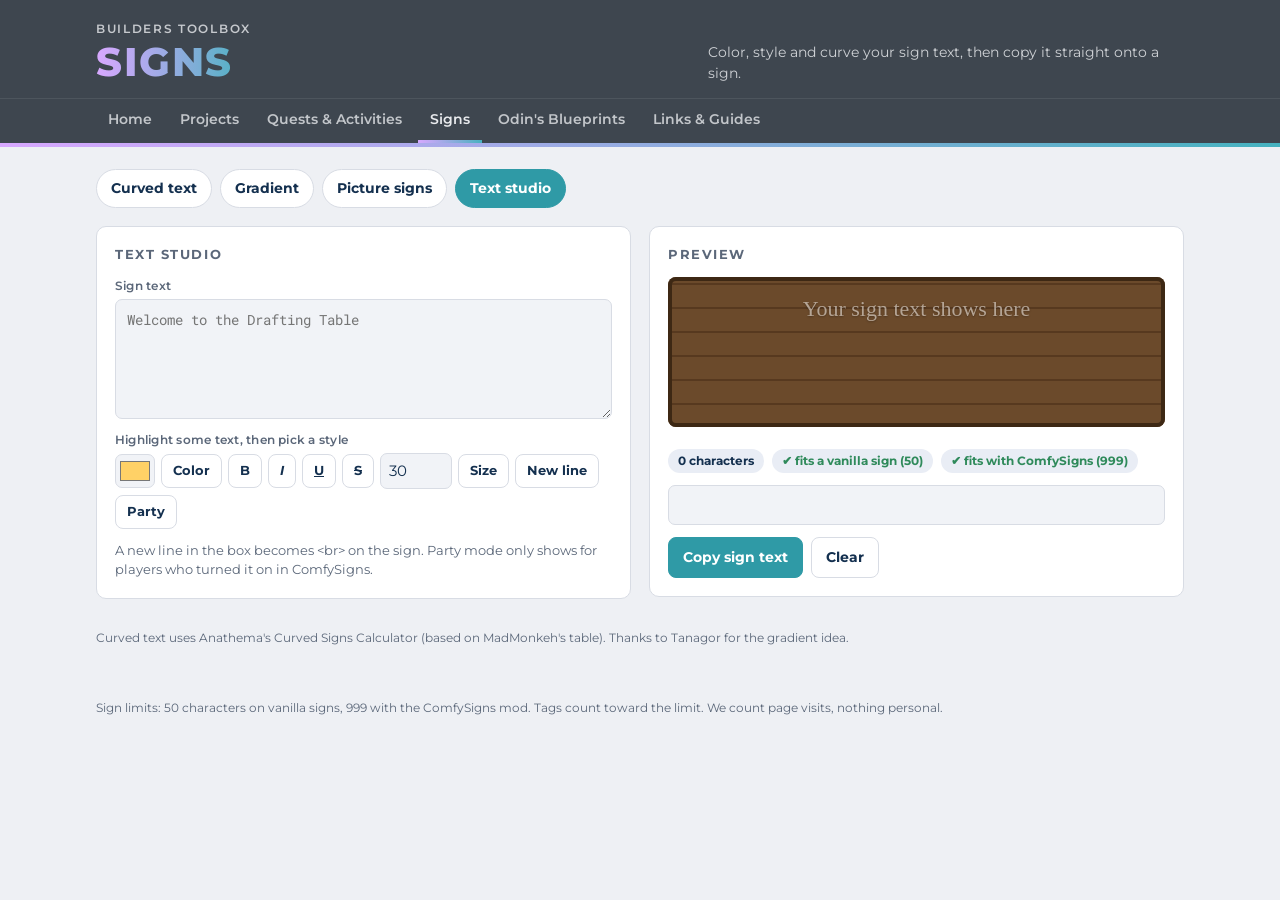
<file: signs.html>
<!DOCTYPE html>
<html lang="en">
<head>
<meta charset="utf-8">
<meta name="viewport" content="width=device-width, initial-scale=1, viewport-fit=cover">
<meta name="robots" content="noindex">
<title>Signs · Builders Toolbox</title>
<link rel="preconnect" href="https://fonts.googleapis.com">
<link rel="stylesheet" href="https://fonts.googleapis.com/css2?family=Montserrat:wght@400;500;600;700;800&family=Roboto+Mono:wght@500;600&display=swap">
<link rel="stylesheet" href="style.css">
<script src="timer-badge.js" defer></script>
<style>
/* Layout: a tab row for the four sign tools, each tool = inputs on the left, sign preview + copy on the right */
main.wrap { padding-block: 22px 32px; display: grid; gap: 18px; }
.subtabs { display: flex; flex-wrap: wrap; gap: 8px; }
.subtabs a { text-decoration: none; font-weight: 700; font-size: 14px; color: var(--ink); padding: 8px 14px; border-radius: 999px; border: 1px solid var(--line); background: var(--card); }
.subtabs a[aria-current="true"] { background: var(--teal); border-color: var(--teal); color: #fff; }
.tool { display: grid; grid-template-columns: minmax(0, 1fr) minmax(0, 1fr); gap: 18px; align-items: start; }
@media (max-width: 860px) { .tool { grid-template-columns: minmax(0, 1fr); } }
.bar { display: flex; flex-wrap: wrap; gap: 6px; align-items: center; }
.bar button { padding: 6px 11px; font-size: 13px; }
.bar input[type="color"] { width: 40px; height: 34px; padding: 2px; }
.bar input[type="number"] { width: 72px; padding: 6px 8px; }
textarea.txt { min-height: 120px; font-family: var(--f-mono); font-size: 14px; }
.sign { --wood: #6b4a2b; --wood2: #57391f; border-radius: 8px; padding: 18px; min-height: 150px; overflow: auto;
  background: repeating-linear-gradient(0deg, var(--wood) 0 22px, var(--wood2) 22px 24px); box-shadow: inset 0 0 0 4px #3d2814; }
.sign .face { color: #fff; font-family: "Norse", Georgia, "Times New Roman", serif; font-size: 22px; line-height: 1.25; text-align: center; overflow-wrap: anywhere; text-shadow: 0 1px 2px rgba(0,0,0,.55); }
.count { display: flex; flex-wrap: wrap; gap: 8px; margin-top: 10px; }
.count span { font-size: 12px; font-weight: 700; border-radius: 999px; padding: 3px 10px; background: var(--chip); }
.count .ok { color: var(--ok); } .count .bad { color: var(--stop); }
.out { font-family: var(--f-mono); font-size: 12px; background: var(--code); border: 1px solid var(--line); border-radius: 7px; padding: 10px; overflow-wrap: anywhere; white-space: pre-wrap; max-height: 220px; overflow-y: auto; }
.stops { display: grid; gap: 8px; }
.stop { display: grid; grid-template-columns: 44px minmax(0, 1fr) auto; gap: 8px; align-items: center; }
.stop input[type="color"] { width: 44px; height: 38px; padding: 2px; }
.swatch { display: flex; height: 26px; border-radius: 6px; overflow: hidden; border: 1px solid var(--line); }
.swatch i { flex: 1; }
.grid3 { display: grid; grid-template-columns: repeat(3, minmax(0, 1fr)); gap: 10px; }
@media (max-width: 520px) { .grid3 { grid-template-columns: repeat(2, minmax(0, 1fr)); } }
.lnk { display: grid; gap: 6px; }
.credit { font-size: 12px; color: var(--soft); }
a.btnlink { display: inline-block; text-decoration: none; font-weight: 700; font-size: 14px; padding: 9px 14px; border-radius: 8px; background: var(--teal); color: #fff; }
svg.curve { width: 100%; height: auto; display: block; }
.rowtbl { width: 100%; border-collapse: collapse; font-size: 13px; font-variant-numeric: tabular-nums; }
.rowtbl th, .rowtbl td { padding: 4px 6px; border-top: 1px solid var(--line); text-align: right; }
.rowtbl th:first-child, .rowtbl td:first-child { text-align: center; }
.tblwrap { overflow-x: auto; max-height: 260px; overflow-y: auto; }
</style>
<script data-goatcounter="https://comfy-builders-guild.goatcounter.com/count" async src="https://gc.zgo.at/count.js"></script>
</head>
<body>
<header class="band">
  <div class="wrap">
    <div>
      <p class="eyebrow">Builders Toolbox</p>
      <h1>SIGNS</h1>
    </div>
    <p class="tagline">Color, style and curve your sign text, then copy it straight onto a sign.</p>
  </div>
  <nav class="tabs" aria-label="Toolbox"><div class="wrap">
    <a href="index.html">Home</a>
    <a href="projects.html">Projects</a>
    <a href="quests.html">Quests &amp; Activities</a>
    <a href="signs.html" aria-current="page">Signs</a>
    <a href="blueprints.html">Odin's Blueprints</a>
    <a href="links.html">Links &amp; Guides</a>
  </div></nav>
  <div class="stripe"></div>
</header>

<main class="wrap">
  <nav class="subtabs" aria-label="Sign tools">
    <a href="#curved" data-tab="curved">Curved text</a>
    <a href="#gradient" data-tab="gradient">Gradient</a>
    <a href="#pictures" data-tab="pictures">Picture signs</a>
    <a href="#studio" data-tab="studio">Text studio</a>
  </nav>

  <!-- TEXT STUDIO -->
  <section id="t-studio" class="tool" hidden>
    <div class="card fields">
      <h2 style="margin:0">Text studio</h2>
      <div class="field"><label for="s-in">Sign text</label>
        <textarea id="s-in" class="txt" spellcheck="false" placeholder="Welcome to the Drafting Table"></textarea></div>
      <div>
        <label>Highlight some text, then pick a style</label>
        <div class="bar">
          <input id="s-col" type="color" value="#ffd166" aria-label="Color">
          <button type="button" data-wrap="color">Color</button>
          <button type="button" data-wrap="b"><b>B</b></button>
          <button type="button" data-wrap="i"><i>I</i></button>
          <button type="button" data-wrap="u"><u>U</u></button>
          <button type="button" data-wrap="s"><s>S</s></button>
          <input id="s-size" type="number" min="1" max="200" value="30" aria-label="Size">
          <button type="button" data-wrap="size">Size</button>
          <button type="button" data-wrap="br">New line</button>
          <button type="button" data-wrap="party">Party</button>
        </div>
      </div>
      <p class="small muted" style="margin:0">A new line in the box becomes &lt;br&gt; on the sign. Party mode only shows for players who turned it on in ComfySigns.</p>
    </div>
    <div class="card fields">
      <h2 style="margin:0">Preview</h2>
      <div class="sign"><div class="face" id="s-prev"></div></div>
      <div class="count" id="s-count"></div>
      <div class="out" id="s-out"></div>
      <div class="btns"><button type="button" class="primary" data-copy="s-out">Copy sign text</button><button type="button" class="ghost" id="s-clear">Clear</button></div>
    </div>
  </section>

  <!-- GRADIENT -->
  <section id="t-gradient" class="tool" hidden>
    <div class="card fields">
      <h2 style="margin:0">Gradient</h2>
      <div class="field"><label for="g-in">Text</label><input id="g-in" type="text" maxlength="200" value="Builders Guild"></div>
      <div>
        <label>Colors (left to right)</label>
        <div class="stops" id="g-stops"></div>
        <div class="btns" style="margin-top:8px"><button type="button" id="g-add">+ Add color</button><button type="button" class="ghost" id="g-flip">Flip</button></div>
      </div>
      <div class="swatch" id="g-sw" aria-hidden="true"></div>
      <div class="row2">
        <div class="field"><label for="g-mode">Fade across</label>
          <select id="g-mode"><option value="letters">Every letter</option><option value="words">Every word</option></select></div>
        <div class="field"><label for="g-tag">Color tag</label>
          <select id="g-tag"><option value="short">Short &lt;#hex&gt;…&lt;/color&gt; (fits more)</option><option value="long">Long &lt;color=#hex&gt;…&lt;/color&gt;</option></select></div>
      </div>
      <p class="small muted" style="margin:0">Every color is closed with &lt;/color&gt; so it doesn't bleed. Spaces don't get a color, so they don't use up characters.</p>
    </div>
    <div class="card fields">
      <h2 style="margin:0">Preview</h2>
      <div class="sign"><div class="face" id="g-prev"></div></div>
      <div class="count" id="g-count"></div>
      <div class="out" id="g-out"></div>
      <div class="btns"><button type="button" class="primary" data-copy="g-out">Copy sign text</button><button type="button" id="g-send">Use in Text studio</button></div>
    </div>
  </section>

  <!-- CURVED TEXT -->
  <section id="t-curved" class="tool" hidden>
    <div class="card fields">
      <h2 style="margin:0">Curved text</h2>
      <div class="field"><label for="c-in">Text (up to 18 letters, spaces count)</label><input id="c-in" type="text" maxlength="18" value="Kitchen"></div>
      <div class="grid3">
        <div class="field"><label for="c-size">Letter size</label><input id="c-size" type="number" min="1" max="100" step="1" value="18"></div>
        <div class="field"><label for="c-step">Degrees per letter</label><input id="c-step" type="number" min="1" max="20" step="0.5" value="6"></div>
        <div class="field"><label for="c-curve">Angle curve</label><input id="c-curve" type="number" min="180" max="1000" step="1" value="300"></div>
        <div class="field"><label for="c-base">Starting indent</label><input id="c-base" type="number" step="1" value="-120"></div>
        <div class="field"><label for="c-lh">Line height</label><input id="c-lh" type="number" min="1" max="100" step="1" value="10"></div>
        <div class="field"><label for="c-colmode">Color</label>
          <select id="c-colmode"><option value="none">No color</option><option value="one">One color</option><option value="grad">Gradient colors</option></select></div>
      </div>
      <div class="bar" id="c-colbar" hidden><input id="c-col" type="color" value="#45eefc" aria-label="Color"><span class="small muted">The gradient option uses the colors from the Gradient tab.</span></div>
      <p class="small muted" style="margin:0">Keep the angle curve at 180 or higher. Odd and even letter counts are centered for you.</p>
      <details open><summary>How to place it in game</summary>
        <ol class="small" style="margin:10px 0 0;padding-left:20px;display:grid;gap:6px">
          <li>You need the <b>ComfySigns</b> mod. Curved text is far over the 50 character vanilla limit.</li>
          <li>Press <b>Copy sign text</b>, place a sign, and paste the text into it.</li>
          <li>The letters will stack down one side of the sign. That's expected.</li>
          <li>Turn the sign on its side, a quarter turn (90°), so the stack of letters runs left to right. With <b>ComfyGizmo</b>, use its roll rotation to tip the sign over. The letters stand up and form an arch.</li>
          <li>If the arch is upside down, turn the sign the other way.</li>
          <li>To tweak it: <b>Angle curve</b> and <b>Degrees per letter</b> change how curved it is, <b>Line height</b> changes the space between letters, and <b>Starting indent</b> slides the whole arch along the sign.</li>
        </ol>
      </details>
    </div>
    <div class="card fields">
      <h2 style="margin:0">Preview</h2>
      <div class="sign" style="padding:8px"><svg class="curve" id="c-svg" role="img" aria-label="Rough preview of the curved letters"></svg></div>
      <label style="display:flex;gap:8px;align-items:center;font-size:13px;margin:0"><input id="c-turn" type="checkbox" checked style="width:auto"> Show it turned on its side (how it looks once placed)</label>
      <p class="small muted" style="margin:0">A rough look at where each letter lands. Check it on a sign in game.</p>
      <div class="count" id="c-count"></div>
      <div class="out" id="c-out"></div>
      <div class="btns"><button type="button" class="primary" data-copy="c-out">Copy sign text</button></div>
      <details><summary>Letter by letter</summary><div class="tblwrap" style="margin-top:8px"><table class="rowtbl" id="c-tbl"></table></div></details>
    </div>
  </section>

  <!-- PICTURE SIGNS -->
  <section id="t-pictures" hidden>
    <div class="card fields" style="max-width:720px">
      <h2 style="margin:0">Picture signs</h2>
      <p style="margin:0">Turn a picture into sign art with Kyris's Comfy Sign Builder. It opens in a new tab.</p>
      <div class="btns"><a class="btnlink" href="https://enjerutantei.github.io/ComfySignBuilder/" target="_blank" rel="noopener">Open the Comfy Sign Builder ↗</a></div>
      <p class="credit" style="margin:0">Made by Kyris.</p>
    </div>
  </section>

  <p class="credit">Curved text uses Anathema's Curved Signs Calculator (based on MadMonkeh's table). Thanks to Tanagor for the gradient idea.</p>
</main>
<footer class="wrap site">Sign limits: 50 characters on vanilla signs, 999 with the ComfySigns mod. Tags count toward the limit. We count page visits, nothing personal.</footer>
<div id="toast" class="toast" hidden role="status"></div>

<script>
(function () {
  var $ = function (id) { return document.getElementById(id); };
  var KEY = 'buildersToolbox.signs';
  function esc(t) { return String(t == null ? '' : t).replace(/[&<>"']/g, function (c) { return { '&': '&amp;', '<': '&lt;', '>': '&gt;', '"': '&quot;', "'": '&#39;' }[c]; }); }
  function pref(v) { try { if (v === undefined) return JSON.parse(localStorage.getItem(KEY) || '{}'); localStorage.setItem(KEY, JSON.stringify(v)); } catch (e) {} return {}; }
  var tt; function toast(m) { var el = $('toast'); el.textContent = m; el.hidden = false; clearTimeout(tt); tt = setTimeout(function () { el.hidden = true; }, 2400); }
  function copy(text, done) {
    var fb = function () { var ta = document.createElement('textarea'); ta.value = text; ta.style.position = 'fixed'; ta.style.opacity = '0'; document.body.appendChild(ta); ta.select(); var ok = false; try { ok = document.execCommand('copy'); } catch (e) {} ta.remove(); toast(ok ? done : 'Select the text and copy it by hand.'); };
    try { navigator.clipboard.writeText(text).then(function () { toast(done); }, fb); } catch (e) { fb(); }
  }
  document.addEventListener('click', function (e) { var b = e.target.closest('[data-copy]'); if (b) copy($(b.dataset.copy).textContent, 'Copied. Paste it into the sign.'); });

  // ---------- counter: 50 vanilla, 999 ComfySigns ----------
  function counter(el, text) {
    var n = text.length;
    $(el).innerHTML = '<span>' + n + ' characters</span>' +
      '<span class="' + (n <= 50 ? 'ok' : 'bad') + '">' + (n <= 50 ? '✔ fits a vanilla sign (50)' : 'Too long for vanilla (50)') + '</span>' +
      '<span class="' + (n <= 999 ? 'ok' : 'bad') + '">' + (n <= 999 ? '✔ fits with ComfySigns (999)' : 'Too long even with ComfySigns (999)') + '</span>';
  }

  // ---------- preview: turns sign tags into styled text (rough) ----------
  function render(text) {
    var html = '', open = [], parts = String(text).split(/(<[^>]*>)/);
    parts.forEach(function (p) {
      if (!p) return;
      var m;
      if (p.charAt(0) !== '<' || p.length < 3) { html += esc(p); return; }
      var t = p.slice(1, -1).trim(), low = t.toLowerCase();
      if (low === 'br') { html += '<br>'; return; }
      if ((m = t.match(/^(?:color=)?["']?(#[0-9a-f]{3,8})["']?$/i))) { html += '<span style="color:' + esc(m[1]) + '">'; open.push('span'); return; }
      if ((m = low.match(/^size=["']?(\d+(?:\.\d+)?)(%|px|em)?["']?$/))) { var v = m[2] === '%' ? m[1] + '%' : m[2] === 'em' ? m[1] + 'em' : Math.min(160, Number(m[1]) * 0.75) + 'px'; html += '<span style="font-size:' + v + '">'; open.push('span'); return; }
      if (['b', 'i', 'u', 's'].indexOf(low) !== -1) { html += '<' + low + '>'; open.push(low); return; }
      if (low === 'link=party') { html += '<span style="background:linear-gradient(90deg,#ff6b6b,#ffd166,#6ee7a8,#60b0ca,#c2a9f5);-webkit-background-clip:text;background-clip:text;color:transparent">'; open.push('span'); return; }
      if (low.charAt(0) === '/') { var want = low.slice(1); if (want === 'color' || want === 'size' || want === 'link') want = 'span'; var i = open.lastIndexOf(want); if (i !== -1) { for (var k = open.length - 1; k >= i; k--) html += '</' + open[k] + '>'; open.length = i; } return; }
      // other tags (indent, rotate, line-height...) don't show in this preview
    });
    for (var k = open.length - 1; k >= 0; k--) html += '</' + open[k] + '>';
    return html;
  }

  // ---------- tabs ----------
  var TABS = ['curved', 'gradient', 'pictures', 'studio'];
  function showTab() {
    var h = location.hash.replace('#', ''); if (TABS.indexOf(h) === -1) h = 'studio';
    TABS.forEach(function (t) { $('t-' + t).hidden = t !== h; });
    document.querySelectorAll('.subtabs a').forEach(function (a) { a.setAttribute('aria-current', a.dataset.tab === h ? 'true' : 'false'); });
  }
  window.addEventListener('hashchange', showTab);

  // ---------- TEXT STUDIO ----------
  var sIn = $('s-in');
  function studioOut() { return sIn.value.replace(/\r?\n/g, '<br>'); }
  function drawStudio() {
    var out = studioOut();
    $('s-out').textContent = out || ' ';
    $('s-prev').innerHTML = out ? render(out) : '<span style="opacity:.5">Your sign text shows here</span>';
    counter('s-count', out);
    var P = pref(); P.studio = sIn.value; pref(P);
  }
  function wrapSel(before, after) {
    var a = sIn.selectionStart, b = sIn.selectionEnd, v = sIn.value;
    sIn.value = v.slice(0, a) + before + v.slice(a, b) + after + v.slice(b);
    sIn.focus(); sIn.selectionStart = a + before.length; sIn.selectionEnd = b + before.length;
    drawStudio();
  }
  document.querySelector('#t-studio .bar').addEventListener('click', function (e) {
    var b = e.target.closest('button'); if (!b) return;
    var w = b.dataset.wrap;
    if (w === 'color') wrapSel('<' + $('s-col').value.toUpperCase() + '>', '</color>');
    else if (w === 'size') wrapSel('<size=' + Math.max(1, Number($('s-size').value) || 30) + '>', '</size>');
    else if (w === 'br') wrapSel('<br>', '');
    else if (w === 'party') wrapSel('<link=party>', '</link>');
    else wrapSel('<' + w + '>', '</' + w + '>');
  });
  sIn.addEventListener('input', drawStudio);
  $('s-clear').addEventListener('click', function () { sIn.value = ''; drawStudio(); sIn.focus(); });

  // ---------- GRADIENT ----------
  var stops = ['#D8A8FF', '#45B2BF'];
  function hex2rgb(h) { h = h.replace('#', ''); if (h.length === 3) h = h.split('').map(function (c) { return c + c; }).join(''); return [0, 2, 4].map(function (i) { return parseInt(h.substr(i, 2), 16); }); }
  function rgb2hex(c) { return '#' + c.map(function (v) { return Math.round(Math.max(0, Math.min(255, v))).toString(16).padStart(2, '0'); }).join('').toUpperCase(); }
  // n colors spread evenly across the stops
  function spread(n, list) {
    list = list || stops;
    if (n <= 0) return []; if (n === 1) return [list[0].toUpperCase()];
    var out = [];
    for (var i = 0; i < n; i++) {
      var t = i / (n - 1) * (list.length - 1), k = Math.min(list.length - 2, Math.floor(t)), f = t - k;
      var a = hex2rgb(list[k]), b = hex2rgb(list[k + 1]);
      out.push(rgb2hex([a[0] + (b[0] - a[0]) * f, a[1] + (b[1] - a[1]) * f, a[2] + (b[2] - a[2]) * f]));
    }
    return out;
  }
  function gradientText(text) {
    // Every color is closed with </color> (unclosed colors bleed and cause lag in game)
    var short = $('g-tag').value === 'short', tag = function (c, t) { return (short ? '<' + c + '>' : '<color=' + c + '>') + t + '</color>'; };
    if ($('g-mode').value === 'words') {
      var words = text.split(/(\s+)/), real = words.filter(function (w) { return w && !/^\s+$/.test(w); }), cols = spread(real.length), j = 0;
      return words.map(function (w) { return (!w || /^\s+$/.test(w)) ? w : tag(cols[j++], w); }).join('');
    }
    // letters next to each other with the same color share one tag
    var chars = Array.from(text), count = chars.filter(function (c) { return !/\s/.test(c); }).length, cols2 = spread(count), i = 0, out = '', run = '', runCol = '';
    var flush = function () { if (run) out += tag(runCol, run); run = ''; };
    chars.forEach(function (c) { if (/\s/.test(c)) { flush(); out += c; return; } var col = cols2[i++]; if (col !== runCol) { flush(); runCol = col; } run += c; });
    flush(); return out;
  }
  function drawStops() {
    $('g-stops').innerHTML = stops.map(function (c, i) {
      return '<div class="stop"><input type="color" value="' + c.toLowerCase() + '" data-i="' + i + '" aria-label="Color ' + (i + 1) + '"><input type="text" value="' + c + '" data-hex="' + i + '" maxlength="7" aria-label="Hex code ' + (i + 1) + '">' +
        (stops.length > 2 ? '<button type="button" class="ghost danger" data-rm="' + i + '" aria-label="Remove color">✕</button>' : '<span></span>') + '</div>';
    }).join('');
  }
  function drawGradient() {
    var text = $('g-in').value, out = gradientText(text);
    $('g-sw').innerHTML = spread(24).map(function (c) { return '<i style="background:' + c + '"></i>'; }).join('');
    $('g-out').textContent = out || ' ';
    $('g-prev').innerHTML = out ? render(out) : '<span style="opacity:.5">Type some text</span>';
    counter('g-count', out);
    var P = pref(); P.stops = stops; P.gtext = text; pref(P);
    drawCurve();
  }
  $('g-stops').addEventListener('input', function (e) {
    var i = e.target.dataset.i, h = e.target.dataset.hex;
    if (i !== undefined) { stops[i] = e.target.value.toUpperCase(); var t = document.querySelector('[data-hex="' + i + '"]'); if (t) t.value = stops[i]; drawGradient(); }
    if (h !== undefined && /^#?[0-9a-f]{6}$/i.test(e.target.value.trim())) { stops[h] = ('#' + e.target.value.trim().replace('#', '')).toUpperCase(); var c = document.querySelector('[data-i="' + h + '"]'); if (c) c.value = stops[h].toLowerCase(); drawGradient(); }
  });
  $('g-stops').addEventListener('click', function (e) { var b = e.target.closest('[data-rm]'); if (!b) return; stops.splice(Number(b.dataset.rm), 1); drawStops(); drawGradient(); });
  $('g-add').addEventListener('click', function () { if (stops.length >= 6) { toast('Up to 6 colors'); return; } stops.push(stops[stops.length - 1]); drawStops(); drawGradient(); });
  $('g-flip').addEventListener('click', function () { stops.reverse(); drawStops(); drawGradient(); });
  ['g-in', 'g-mode', 'g-tag'].forEach(function (id) { $(id).addEventListener('input', drawGradient); $(id).addEventListener('change', drawGradient); });
  $('g-send').addEventListener('click', function () { sIn.value = gradientText($('g-in').value); location.hash = 'studio'; drawStudio(); toast('Sent to Text studio'); });

  // ---------- CURVED TEXT (Anathema's calculator) ----------
  // Each letter sits on its own line. For the letter at position p (0 = middle):
  //   degrees = degrees per letter x p,  indent = starting indent + angle curve x cos(degrees),  rotate = -90 - degrees
  // Odd counts: positions -8..8 with the middle letter at 0. Even counts: -8..-1, 0, 0, 1..8 (two middle letters at 0).
  function curveRows() {
    var text = Array.from($('c-in').value), n = text.length, even = n % 2 === 0;
    var pos = []; for (var p = -8; p <= 8; p++) { pos.push(p); if (even && p === 0) pos.push(0); }
    var mid = even ? 9 : 8, start = even ? mid - n / 2 : mid - (n - 1) / 2;
    var step = Number($('c-step').value) || 6, R = Number($('c-curve').value) || 300, base = Number($('c-base').value) || 0, size = Number($('c-size').value) || 18;
    var mode = $('c-colmode').value, cols = mode === 'grad' ? spread(n) : [];
    return pos.map(function (p, idx) {
      var deg = step * p, letter = idx >= start && idx < start + n ? text[idx - start] : null;
      return { p: p, letter: letter, deg: deg, indent: Math.round((base + R * Math.cos(deg * Math.PI / 180)) * 10) / 10, rot: -90 - deg, size: size,
        color: (letter === null || letter === ' ') ? '' : mode === 'one' ? $('c-col').value.toUpperCase() : mode === 'grad' ? cols[idx - start] : '' };
    });
  }
  function drawCurve() {
    if (!$('c-in')) return;
    $('c-colbar').hidden = $('c-colmode').value !== 'one';
    var rows = curveRows(), lh = Number($('c-lh').value) || 10, last = rows.length - 1, prevSize = null;
    var out = '<line-height=' + lh + '>' + rows.map(function (r, i) {
      if (r.letter === null) return (i === 0 || i === last) ? '' : '<br>';
      var s = (prevSize === r.size ? '' : '<size=' + r.size + '>') + '<indent=' + r.indent + '><rotate=' + r.rot + '>' + (r.color ? '<' + r.color + '>' : '') + '<br>' + r.letter + (r.color ? '</color>' : '');
      prevSize = r.size; return s;
    }).join('');
    $('c-out').textContent = out; counter('c-count', out);
    // rough picture: line i is lower down by the line height, pushed right by its indent, letter turned by its rotation
    var used = rows.filter(function (r) { return r.letter !== null; });
    var xs = used.map(function (r) { return r.indent; }), minX = Math.min.apply(null, xs.concat([0])) - 30, maxX = Math.max.apply(null, xs.concat([0])) + 30;
    var turn = $('c-turn').checked;
    var H = (rows.length + 2) * lh + 30, W = Math.max(120, maxX - minX);
    // turned on its side: each line becomes a column (left to right) and a bigger indent sits higher up
    if (turn) $('c-svg').setAttribute('viewBox', '-10 ' + (-maxX) + ' ' + H + ' ' + W);
    else $('c-svg').setAttribute('viewBox', minX + ' -10 ' + W + ' ' + H);
    $('c-svg').innerHTML = rows.map(function (r, i) {
      if (r.letter === null || r.letter === ' ') return '';
      var x = turn ? (i + 1) * lh : r.indent, y = turn ? -r.indent : (i + 1) * lh;
      return '<text x="' + x + '" y="' + y + '" font-size="' + (r.size * 0.9) + '" fill="' + (r.color || '#ffffff') + '" text-anchor="middle" dominant-baseline="middle" transform="rotate(' + (-r.rot - (turn ? 90 : 0)) + ' ' + x + ' ' + y + ')" style="font-family:Georgia,serif;font-weight:700">' + esc(r.letter) + '</text>';
    }).join('');
    $('c-tbl').innerHTML = '<tr><th>Letter</th><th>Degrees</th><th>Indent</th><th>Rotate</th></tr>' + used.map(function (r) {
      return '<tr><td>' + (r.letter === ' ' ? '(space)' : esc(r.letter)) + '</td><td>' + r.deg + '</td><td>' + r.indent + '</td><td>' + r.rot + '</td></tr>';
    }).join('');
    var P = pref(); P.curve = { t: $('c-in').value, s: $('c-size').value, st: $('c-step').value, c: $('c-curve').value, b: $('c-base').value, l: $('c-lh').value, m: $('c-colmode').value, col: $('c-col').value }; pref(P);
  }
  ['c-in', 'c-size', 'c-step', 'c-curve', 'c-base', 'c-lh', 'c-colmode', 'c-col', 'c-turn'].forEach(function (id) { $(id).addEventListener('input', drawCurve); $(id).addEventListener('change', drawCurve); });
  $('c-curve').addEventListener('change', function () { if (Number(this.value) < 180) { this.value = 180; drawCurve(); toast('Angle curve needs to stay at 180 or higher'); } });

  // ---------- start (restores what you had last time on this device) ----------
  var P = pref();
  if (P.studio) sIn.value = P.studio;
  if (P.stops && P.stops.length >= 2) stops = P.stops;
  if (P.gtext !== undefined) $('g-in').value = P.gtext;
  if (P.curve) { var c = P.curve; $('c-in').value = c.t; $('c-size').value = c.s; $('c-step').value = c.st; $('c-curve').value = c.c; $('c-base').value = c.b; $('c-lh').value = c.l; $('c-colmode').value = c.m; $('c-col').value = c.col; }
  drawStops(); drawStudio(); drawGradient(); drawCurve(); showTab();
})();
</script>
</body>
</html>
</file>
<file: style.css>
/* Builders Toolbox shared look: slate guild band with the frost gradient, light workbench below (dark mode follows the device) */
:root {
  --page: #eef0f4; --band: #3e464f; --band-ink: #e8eaed; --card: #ffffff; --ink: #14304f; --soft: #5b6779;
  --line: #d8dce4; --code: #f1f3f7; --teal: #2f9aa6; --violet: #8a6fd0; --go: #2f8a5b; --go-ink: #ffffff;
  --stop: #c0504a; --chip: #e9edf5; --warn: #9a6a12; --ok: #2f8a5b;
  --f-body: Montserrat, "Segoe UI", Roboto, Helvetica, Arial, sans-serif;
  --f-mono: "Roboto Mono", ui-monospace, Consolas, monospace;
  --frost: linear-gradient(90deg, #d8a8ff, #c2a9f5, #abaaeb, #93ace0, #7aaed5, #60b0ca, #45b2bf);
  color-scheme: light;
}
@media (prefers-color-scheme: dark) { :root:not([data-theme="light"]) {
  --page: #22262d; --band: #1b1f25; --band-ink: #dfe3ea; --card: #2c313a; --ink: #e5e9f0; --soft: #a4adbd;
  --line: #3c4350; --code: #252a32; --teal: #5cc3cd; --violet: #b29cf0; --go: #3aa36d; --go-ink: #0f1a14;
  --stop: #e07a73; --chip: #353b46; --warn: #e0b45a; --ok: #5cc98d; color-scheme: dark; } }
:root[data-theme="dark"] {
  --page: #22262d; --band: #1b1f25; --band-ink: #dfe3ea; --card: #2c313a; --ink: #e5e9f0; --soft: #a4adbd;
  --line: #3c4350; --code: #252a32; --teal: #5cc3cd; --violet: #b29cf0; --go: #3aa36d; --go-ink: #0f1a14;
  --stop: #e07a73; --chip: #353b46; --warn: #e0b45a; --ok: #5cc98d; color-scheme: dark; }

* { box-sizing: border-box; }
[hidden] { display: none !important; }
html, body { margin: 0; }
body { background: var(--page); color: var(--ink); font-family: var(--f-body); font-size: 15px; line-height: 1.5; }
a { color: var(--teal); }
.wrap { max-width: 1120px; margin: 0 auto; padding-left: max(16px, env(safe-area-inset-left, 0px)); padding-right: max(16px, env(safe-area-inset-right, 0px)); }

header.band { background: var(--band); }
header.band > .wrap { padding-block: 20px 14px; display: flex; flex-wrap: wrap; align-items: flex-end; justify-content: space-between; gap: 8px 24px; }
.eyebrow { color: var(--band-ink); opacity: .8; font-size: 12px; font-weight: 600; letter-spacing: .14em; text-transform: uppercase; margin: 0 0 2px; }
h1 { margin: 0; font-size: clamp(28px, 5vw, 40px); font-weight: 800; letter-spacing: .04em; line-height: 1.1;
  background: var(--frost); -webkit-background-clip: text; background-clip: text; color: transparent; }
.tagline { color: var(--band-ink); opacity: .85; margin: 0; font-size: 14px; max-width: 34em; }
nav.tabs { background: var(--band); border-top: 1px solid rgba(255,255,255,.08); }
nav.tabs .wrap { display: flex; gap: 4px; overflow-x: auto; scrollbar-width: none; }
nav.tabs .wrap::-webkit-scrollbar { display: none; }
nav.tabs a { color: var(--band-ink); opacity: .78; text-decoration: none; font-weight: 600; font-size: 14px; padding: 10px 12px; white-space: nowrap; border-bottom: 3px solid transparent; }
nav.tabs a:hover { opacity: 1; }
nav.tabs a[aria-current="page"] { opacity: 1; border-image: var(--frost) 1; border-bottom: 3px solid; }
.stripe { height: 4px; background: var(--frost); }

.card { background: var(--card); border: 1px solid var(--line); border-radius: 10px; padding: 18px; min-width: 0; }
h2 { margin: 0 0 12px; font-size: 13px; font-weight: 700; letter-spacing: .12em; text-transform: uppercase; color: var(--soft); text-wrap: balance; }
.muted { color: var(--soft); }
.small { font-size: 13px; }
label { display: block; font-size: 12px; font-weight: 600; color: var(--soft); margin: 0 0 4px; letter-spacing: .02em; }
input, select, textarea { width: 100%; font: inherit; font-size: 15px; color: var(--ink); background: var(--code); border: 1px solid var(--line); border-radius: 7px; padding: 9px 11px; }
textarea { min-height: 80px; font-family: var(--f-mono); font-size: 12px; }
input:focus-visible, select:focus-visible, textarea:focus-visible, button:focus-visible, summary:focus-visible, a:focus-visible { outline: 3px solid var(--teal); outline-offset: 2px; }
.field { display: grid; }
.fields { display: grid; gap: 12px; }
.row2 { display: grid; grid-template-columns: 1fr 1fr; gap: 12px; }
@media (max-width: 420px) { .row2 { grid-template-columns: 1fr; } }
button { font: inherit; font-weight: 700; cursor: pointer; border-radius: 8px; border: 1px solid var(--line); background: var(--card); color: var(--ink); padding: 9px 14px; font-size: 14px; }
button:hover { border-color: var(--teal); }
button.primary { background: var(--teal); border-color: var(--teal); color: #fff; }
button.ghost { background: transparent; }
button.danger { color: var(--stop); }
button.link { border: 0; background: none; padding: 0; color: var(--teal); font-weight: 600; }
.btns { display: flex; flex-wrap: wrap; gap: 8px; }
.chip { font-size: 12px; font-weight: 600; background: var(--chip); color: var(--ink); border-radius: 999px; padding: 2px 9px; display: inline-block; }
.chip.type { background: color-mix(in srgb, var(--violet) 18%, var(--card)); }
.chips { display: flex; flex-wrap: wrap; gap: 6px; }
.note { font-size: 13px; color: var(--warn); }
details > summary { cursor: pointer; font-weight: 600; font-size: 13px; color: var(--soft); list-style: none; }
details > summary::-webkit-details-marker { display: none; }
details > summary::before { content: "▸ "; }
details[open] > summary::before { content: "▾ "; }
.toast { position: fixed; left: 50%; transform: translateX(-50%); bottom: calc(18px + env(safe-area-inset-bottom, 0px)); background: var(--band); color: var(--band-ink); padding: 10px 16px; border-radius: 8px; font-size: 14px; font-weight: 600; box-shadow: 0 6px 20px rgba(0,0,0,.25); z-index: 20; max-width: calc(100% - 32px); }
.soon { display: inline-block; font-size: 11px; font-weight: 700; letter-spacing: .08em; text-transform: uppercase; color: var(--soft); border: 1px dashed var(--line); border-radius: 999px; padding: 1px 8px; }
footer.site { padding-block: 8px 32px; font-size: 12px; color: var(--soft); }
@media (prefers-reduced-motion: reduce) { * { animation: none !important; transition: none !important; } }

/* Floating timer (timer-badge.js): top-right corner on every toolbox page while a project timer is running */
.tbadge { position: fixed; z-index: 30; top: calc(10px + env(safe-area-inset-top, 0px)); right: max(12px, env(safe-area-inset-right, 0px));
  display: flex; align-items: center; gap: 10px; max-width: calc(100% - 24px); padding: 7px 8px 7px 12px; border-radius: 999px;
  background: var(--card); color: var(--ink); border: 1px solid color-mix(in srgb, var(--stop) 50%, var(--line)); box-shadow: 0 6px 18px rgba(0,0,0,.22); }
.tbadge .tb-open { display: flex; align-items: baseline; gap: 8px; min-width: 0; color: var(--ink); text-decoration: none; }
.tbadge .tb-t { font-family: var(--f-mono); font-weight: 600; font-variant-numeric: tabular-nums; }
.tbadge .tb-n { font-size: 13px; color: var(--soft); white-space: nowrap; overflow: hidden; text-overflow: ellipsis; max-width: 16ch; }
.tbadge .tb-stop { padding: 4px 10px; font-size: 13px; border-radius: 999px; background: var(--stop); border-color: var(--stop); color: #fff; }
.pulse { display: inline-block; width: 9px; height: 9px; border-radius: 50%; background: var(--stop); animation: tbpulse 1.4s infinite; flex: none; }
@keyframes tbpulse { 50% { opacity: .25; } }
@media (max-width: 480px) { .tbadge .tb-n { max-width: 9ch; } .tbadge { gap: 8px; } }
</file>
